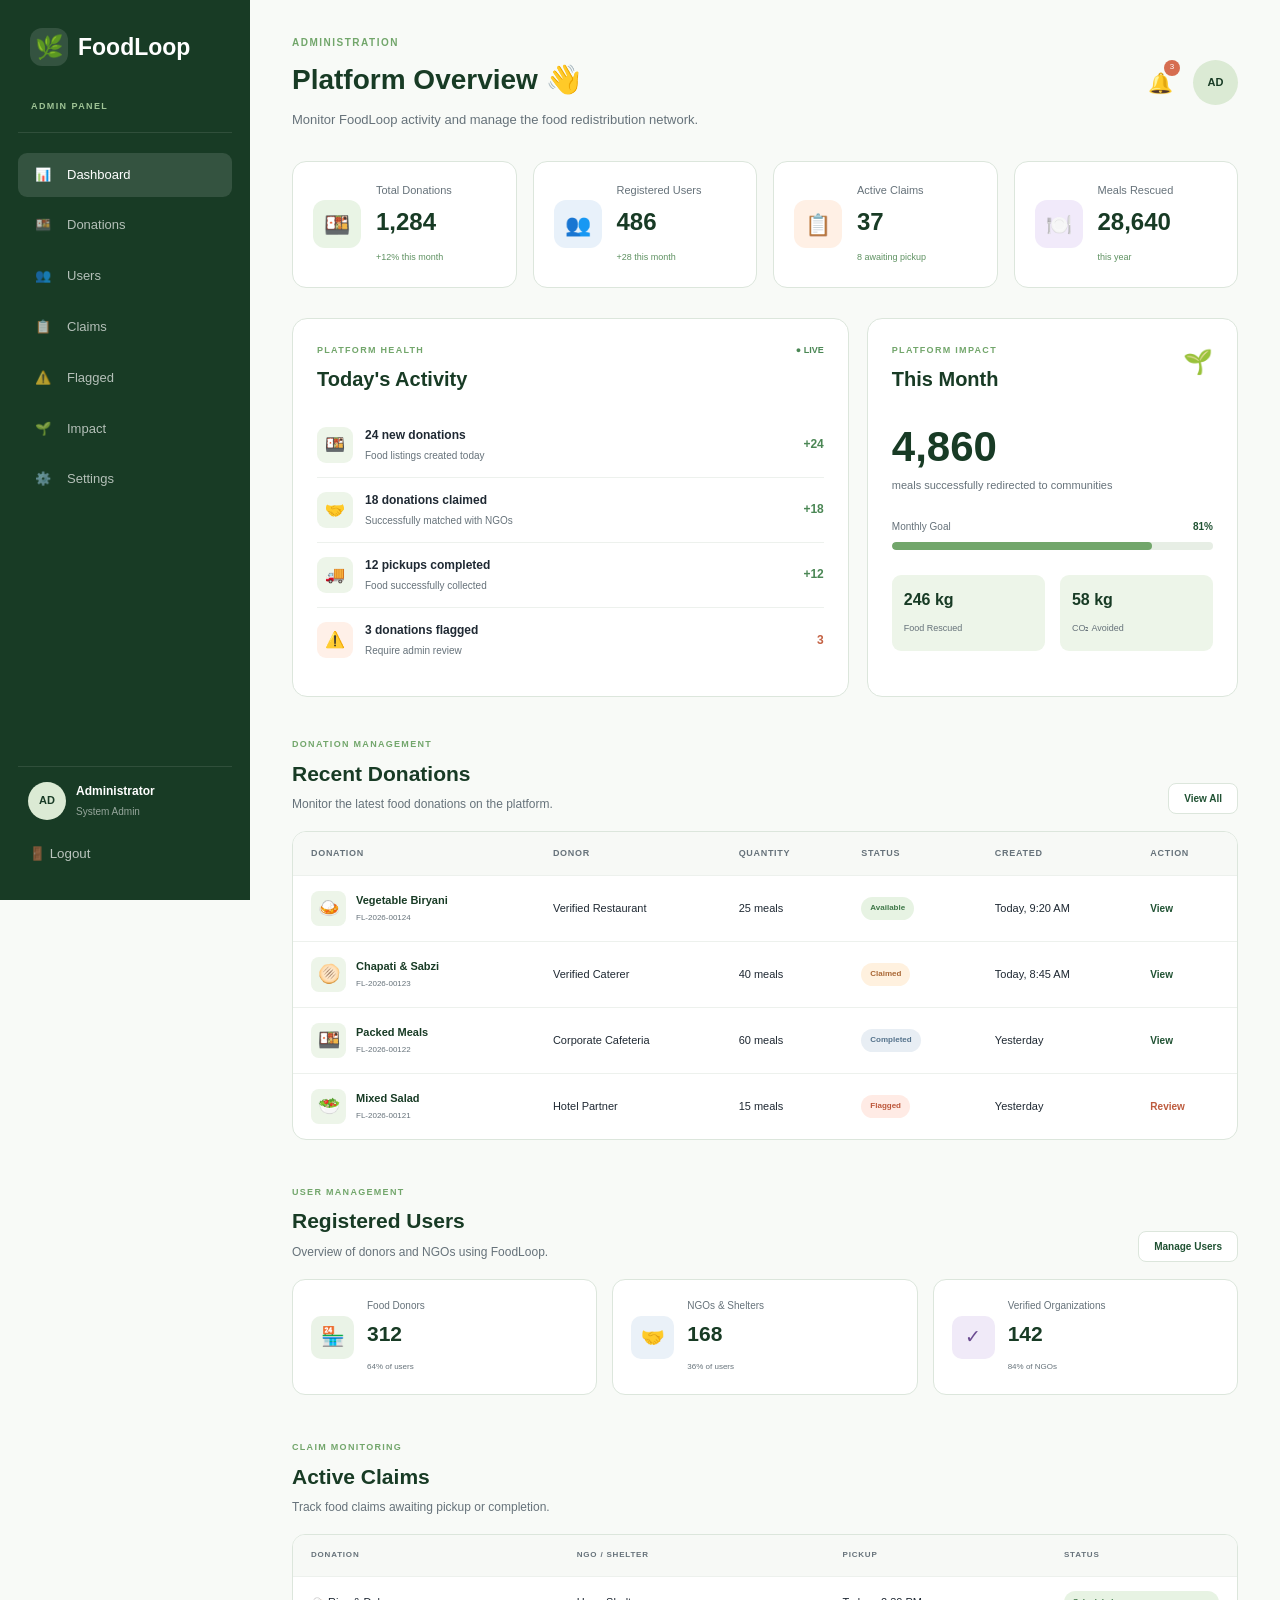
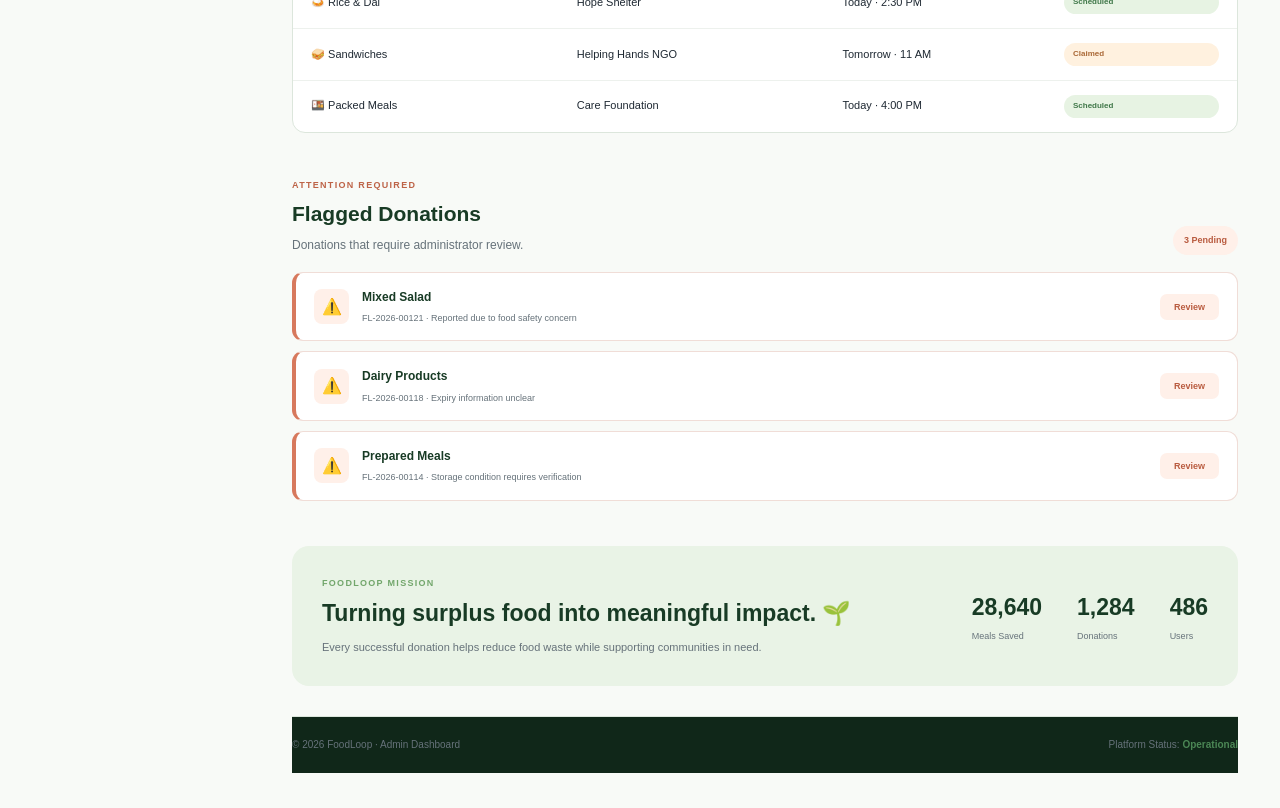
<file: pages/admin-dashboard.html>
<!DOCTYPE html>
<html lang="en">

<head>
    <meta charset="UTF-8">
    <meta name="viewport" content="width=device-width, initial-scale=1.0">

    <title>Admin Dashboard | FoodLoop</title>

    <link rel="stylesheet" href="../css/style.css">
    <link rel="stylesheet" href="../css/admin-dashboard.css">
</head>

<body>

<div class="admin-layout">

    <!-- ================= SIDEBAR ================= -->

    <aside class="admin-sidebar">

        <div class="admin-logo">
            <div class="logo-icon">🌿</div>
            <span>FoodLoop</span>
        </div>

        <div class="admin-role">
            <span>ADMIN PANEL</span>
        </div>

        <nav class="admin-nav">

            <a href="admin-dashboard.html" class="admin-nav-item active">
                <span>📊</span>
                Dashboard
            </a>

            <a href="#donations-section" class="admin-nav-item">
                <span>🍱</span>
                Donations
            </a>

            <a href="#users-section" class="admin-nav-item">
                <span>👥</span>
                Users
            </a>

            <a href="#claims-section" class="admin-nav-item">
                <span>📋</span>
                Claims
            </a>

            <a href="#flagged-section" class="admin-nav-item">
                <span>⚠️</span>
                Flagged
            </a>

            <a href="#impact-section" class="admin-nav-item">
                <span>🌱</span>
                Impact
            </a>

            <a href="#" class="admin-nav-item">
                <span>⚙️</span>
                Settings
            </a>

        </nav>


        <div class="admin-sidebar-bottom">

            <div class="admin-profile">

                <div class="admin-avatar">
                    AD
                </div>

                <div>
                    <strong>Administrator</strong>
                    <small>System Admin</small>
                </div>

            </div>

            <button id="adminLogout" class="admin-logout">
                🚪 Logout
            </button>

        </div>

    </aside>


    <!-- ================= MAIN ================= -->

    <main class="admin-main">


        <!-- MOBILE HEADER -->

        <div class="admin-mobile-header">

            <div class="admin-logo">
                <div class="logo-icon">🌿</div>
                <span>FoodLoop</span>
            </div>

            <button id="adminMenuBtn" class="admin-menu-btn">
                ☰
            </button>

        </div>


        <!-- ================= HEADER ================= -->

        <header class="admin-header">

            <div>

                <span class="admin-page-label">
                    ADMINISTRATION
                </span>

                <h1>
                    Platform Overview 👋
                </h1>

                <p>
                    Monitor FoodLoop activity and manage the food redistribution network.
                </p>

            </div>


            <div class="admin-header-right">

                <div class="admin-notification">
                    🔔
                    <span>3</span>
                </div>

                <div class="admin-avatar large">
                    AD
                </div>

            </div>

        </header>


        <!-- ================= QUICK STATS ================= -->

        <section class="admin-stats-grid">


            <div class="admin-stat-card">

                <div class="admin-stat-icon green">
                    🍱
                </div>

                <div>
                    <span>Total Donations</span>
                    <strong>1,284</strong>
                    <small>+12% this month</small>
                </div>

            </div>


            <div class="admin-stat-card">

                <div class="admin-stat-icon blue">
                    👥
                </div>

                <div>
                    <span>Registered Users</span>
                    <strong>486</strong>
                    <small>+28 this month</small>
                </div>

            </div>


            <div class="admin-stat-card">

                <div class="admin-stat-icon orange">
                    📋
                </div>

                <div>
                    <span>Active Claims</span>
                    <strong>37</strong>
                    <small>8 awaiting pickup</small>
                </div>

            </div>


            <div class="admin-stat-card">

                <div class="admin-stat-icon purple">
                    🍽️
                </div>

                <div>
                    <span>Meals Rescued</span>
                    <strong>28,640</strong>
                    <small>this year</small>
                </div>

            </div>

        </section>


        <!-- ================= OVERVIEW CARDS ================= -->

        <section class="admin-overview-grid">


            <!-- PLATFORM HEALTH -->

            <div class="admin-panel platform-health">

                <div class="panel-header">

                    <div>
                        <span class="panel-label">
                            PLATFORM HEALTH
                        </span>

                        <h2>
                            Today's Activity
                        </h2>
                    </div>

                    <span class="live-status">
                        ● LIVE
                    </span>

                </div>


                <div class="activity-list">

                    <div class="activity-item">

                        <div class="activity-icon">
                            🍱
                        </div>

                        <div>
                            <strong>24 new donations</strong>
                            <span>Food listings created today</span>
                        </div>

                        <b>+24</b>

                    </div>


                    <div class="activity-item">

                        <div class="activity-icon">
                            🤝
                        </div>

                        <div>
                            <strong>18 donations claimed</strong>
                            <span>Successfully matched with NGOs</span>
                        </div>

                        <b>+18</b>

                    </div>


                    <div class="activity-item">

                        <div class="activity-icon">
                            🚚
                        </div>

                        <div>
                            <strong>12 pickups completed</strong>
                            <span>Food successfully collected</span>
                        </div>

                        <b>+12</b>

                    </div>


                    <div class="activity-item">

                        <div class="activity-icon warning">
                            ⚠️
                        </div>

                        <div>
                            <strong>3 donations flagged</strong>
                            <span>Require admin review</span>
                        </div>

                        <b class="warning-text">3</b>

                    </div>

                </div>

            </div>


            <!-- IMPACT -->

            <div class="admin-panel impact-panel">

                <div class="panel-header">

                    <div>
                        <span class="panel-label">
                            PLATFORM IMPACT
                        </span>

                        <h2>
                            This Month
                        </h2>
                    </div>

                    <span class="impact-leaf">
                        🌱
                    </span>

                </div>


                <div class="big-impact-number">
                    4,860
                </div>

                <p>
                    meals successfully redirected to communities
                </p>


                <div class="impact-progress">

                    <div class="progress-info">
                        <span>Monthly Goal</span>
                        <strong>81%</strong>
                    </div>

                    <div class="progress-bar">
                        <div class="progress-fill"></div>
                    </div>

                </div>


                <div class="impact-mini-grid">

                    <div>
                        <strong>246 kg</strong>
                        <span>Food Rescued</span>
                    </div>

                    <div>
                        <strong>58 kg</strong>
                        <span>CO₂ Avoided</span>
                    </div>

                </div>

            </div>

        </section>


        <!-- ================= DONATIONS ================= -->

        <section
            class="admin-section"
            id="donations-section"
        >

            <div class="section-header">

                <div>
                    <span class="panel-label">
                        DONATION MANAGEMENT
                    </span>

                    <h2>
                        Recent Donations
                    </h2>

                    <p>
                        Monitor the latest food donations on the platform.
                    </p>
                </div>

                <button class="admin-outline-btn">
                    View All
                </button>

            </div>


            <div class="admin-table-wrapper">

                <table class="admin-table">

                    <thead>

                        <tr>
                            <th>Donation</th>
                            <th>Donor</th>
                            <th>Quantity</th>
                            <th>Status</th>
                            <th>Created</th>
                            <th>Action</th>
                        </tr>

                    </thead>


                    <tbody>


                        <tr>

                            <td>
                                <div class="table-food">

                                    <span>🍛</span>

                                    <div>
                                        <strong>Vegetable Biryani</strong>
                                        <small>FL-2026-00124</small>
                                    </div>

                                </div>
                            </td>

                            <td>Verified Restaurant</td>

                            <td>25 meals</td>

                            <td>
                                <span class="table-status available">
                                    Available
                                </span>
                            </td>

                            <td>Today, 9:20 AM</td>

                            <td>
                                <button class="table-action">
                                    View
                                </button>
                            </td>

                        </tr>


                        <tr>

                            <td>
                                <div class="table-food">

                                    <span>🫓</span>

                                    <div>
                                        <strong>Chapati & Sabzi</strong>
                                        <small>FL-2026-00123</small>
                                    </div>

                                </div>
                            </td>

                            <td>Verified Caterer</td>

                            <td>40 meals</td>

                            <td>
                                <span class="table-status claimed">
                                    Claimed
                                </span>
                            </td>

                            <td>Today, 8:45 AM</td>

                            <td>
                                <button class="table-action">
                                    View
                                </button>
                            </td>

                        </tr>


                        <tr>

                            <td>
                                <div class="table-food">

                                    <span>🍱</span>

                                    <div>
                                        <strong>Packed Meals</strong>
                                        <small>FL-2026-00122</small>
                                    </div>

                                </div>
                            </td>

                            <td>Corporate Cafeteria</td>

                            <td>60 meals</td>

                            <td>
                                <span class="table-status completed">
                                    Completed
                                </span>
                            </td>

                            <td>Yesterday</td>

                            <td>
                                <button class="table-action">
                                    View
                                </button>
                            </td>

                        </tr>


                        <tr>

                            <td>
                                <div class="table-food">

                                    <span>🥗</span>

                                    <div>
                                        <strong>Mixed Salad</strong>
                                        <small>FL-2026-00121</small>
                                    </div>

                                </div>
                            </td>

                            <td>Hotel Partner</td>

                            <td>15 meals</td>

                            <td>
                                <span class="table-status flagged">
                                    Flagged
                                </span>
                            </td>

                            <td>Yesterday</td>

                            <td>
                                <button class="table-action review">
                                    Review
                                </button>
                            </td>

                        </tr>

                    </tbody>

                </table>

            </div>

        </section>


        <!-- ================= USERS ================= -->

        <section
            class="admin-section"
            id="users-section"
        >

            <div class="section-header">

                <div>
                    <span class="panel-label">
                        USER MANAGEMENT
                    </span>

                    <h2>
                        Registered Users
                    </h2>

                    <p>
                        Overview of donors and NGOs using FoodLoop.
                    </p>
                </div>

                <button class="admin-outline-btn">
                    Manage Users
                </button>

            </div>


            <div class="user-summary-grid">


                <div class="user-summary-card">

                    <div class="user-summary-icon donor">
                        🏪
                    </div>

                    <div>
                        <span>Food Donors</span>
                        <strong>312</strong>
                        <small>64% of users</small>
                    </div>

                </div>


                <div class="user-summary-card">

                    <div class="user-summary-icon ngo">
                        🤝
                    </div>

                    <div>
                        <span>NGOs & Shelters</span>
                        <strong>168</strong>
                        <small>36% of users</small>
                    </div>

                </div>


                <div class="user-summary-card">

                    <div class="user-summary-icon verified">
                        ✓
                    </div>

                    <div>
                        <span>Verified Organizations</span>
                        <strong>142</strong>
                        <small>84% of NGOs</small>
                    </div>

                </div>

            </div>

        </section>


        <!-- ================= CLAIMS ================= -->

        <section
            class="admin-section"
            id="claims-section"
        >

            <div class="section-header">

                <div>
                    <span class="panel-label">
                        CLAIM MONITORING
                    </span>

                    <h2>
                        Active Claims
                    </h2>

                    <p>
                        Track food claims awaiting pickup or completion.
                    </p>
                </div>

            </div>


            <div class="claims-table">

                <div class="claims-row claims-header">

                    <span>Donation</span>
                    <span>NGO / Shelter</span>
                    <span>Pickup</span>
                    <span>Status</span>

                </div>


                <div class="claims-row">

                    <span>
                        🍛 Rice & Dal
                    </span>

                    <span>
                        Hope Shelter
                    </span>

                    <span>
                        Today · 2:30 PM
                    </span>

                    <span class="claim-pill scheduled">
                        Scheduled
                    </span>

                </div>


                <div class="claims-row">

                    <span>
                        🥪 Sandwiches
                    </span>

                    <span>
                        Helping Hands NGO
                    </span>

                    <span>
                        Tomorrow · 11 AM
                    </span>

                    <span class="claim-pill claimed">
                        Claimed
                    </span>

                </div>


                <div class="claims-row">

                    <span>
                        🍱 Packed Meals
                    </span>

                    <span>
                        Care Foundation
                    </span>

                    <span>
                        Today · 4:00 PM
                    </span>

                    <span class="claim-pill scheduled">
                        Scheduled
                    </span>

                </div>

            </div>

        </section>


        <!-- ================= FLAGGED ================= -->

        <section
            class="admin-section flagged-section"
            id="flagged-section"
        >

            <div class="section-header">

                <div>
                    <span class="panel-label warning-label">
                        ATTENTION REQUIRED
                    </span>

                    <h2>
                        Flagged Donations
                    </h2>

                    <p>
                        Donations that require administrator review.
                    </p>
                </div>

                <span class="flag-count">
                    3 Pending
                </span>

            </div>


            <div class="flagged-list">


                <div class="flagged-card">

                    <div class="flag-icon">
                        ⚠️
                    </div>

                    <div class="flag-info">

                        <strong>
                            Mixed Salad
                        </strong>

                        <span>
                            FL-2026-00121 · Reported due to food safety concern
                        </span>

                    </div>

                    <button class="review-btn">
                        Review
                    </button>

                </div>


                <div class="flagged-card">

                    <div class="flag-icon">
                        ⚠️
                    </div>

                    <div class="flag-info">

                        <strong>
                            Dairy Products
                        </strong>

                        <span>
                            FL-2026-00118 · Expiry information unclear
                        </span>

                    </div>

                    <button class="review-btn">
                        Review
                    </button>

                </div>


                <div class="flagged-card">

                    <div class="flag-icon">
                        ⚠️
                    </div>

                    <div class="flag-info">

                        <strong>
                            Prepared Meals
                        </strong>

                        <span>
                            FL-2026-00114 · Storage condition requires verification
                        </span>

                    </div>

                    <button class="review-btn">
                        Review
                    </button>

                </div>

            </div>

        </section>


        <!-- ================= IMPACT ================= -->

        <section
            class="admin-impact"
            id="impact-section"
        >

            <div>

                <span class="panel-label">
                    FOODLOOP MISSION
                </span>

                <h2>
                    Turning surplus food into meaningful impact. 🌱
                </h2>

                <p>
                    Every successful donation helps reduce food waste
                    while supporting communities in need.
                </p>

            </div>


            <div class="admin-impact-numbers">

                <div>
                    <strong>28,640</strong>
                    <span>Meals Saved</span>
                </div>

                <div>
                    <strong>1,284</strong>
                    <span>Donations</span>
                </div>

                <div>
                    <strong>486</strong>
                    <span>Users</span>
                </div>

            </div>

        </section>


        <!-- FOOTER -->

        <footer class="admin-footer">

            <p>
                © 2026 FoodLoop · Admin Dashboard
            </p>

            <span>
                Platform Status: <strong>Operational</strong>
            </span>

        </footer>

    </main>

</div>


<script src="../js/admin.js"></script>

</body>
</html>
</file>
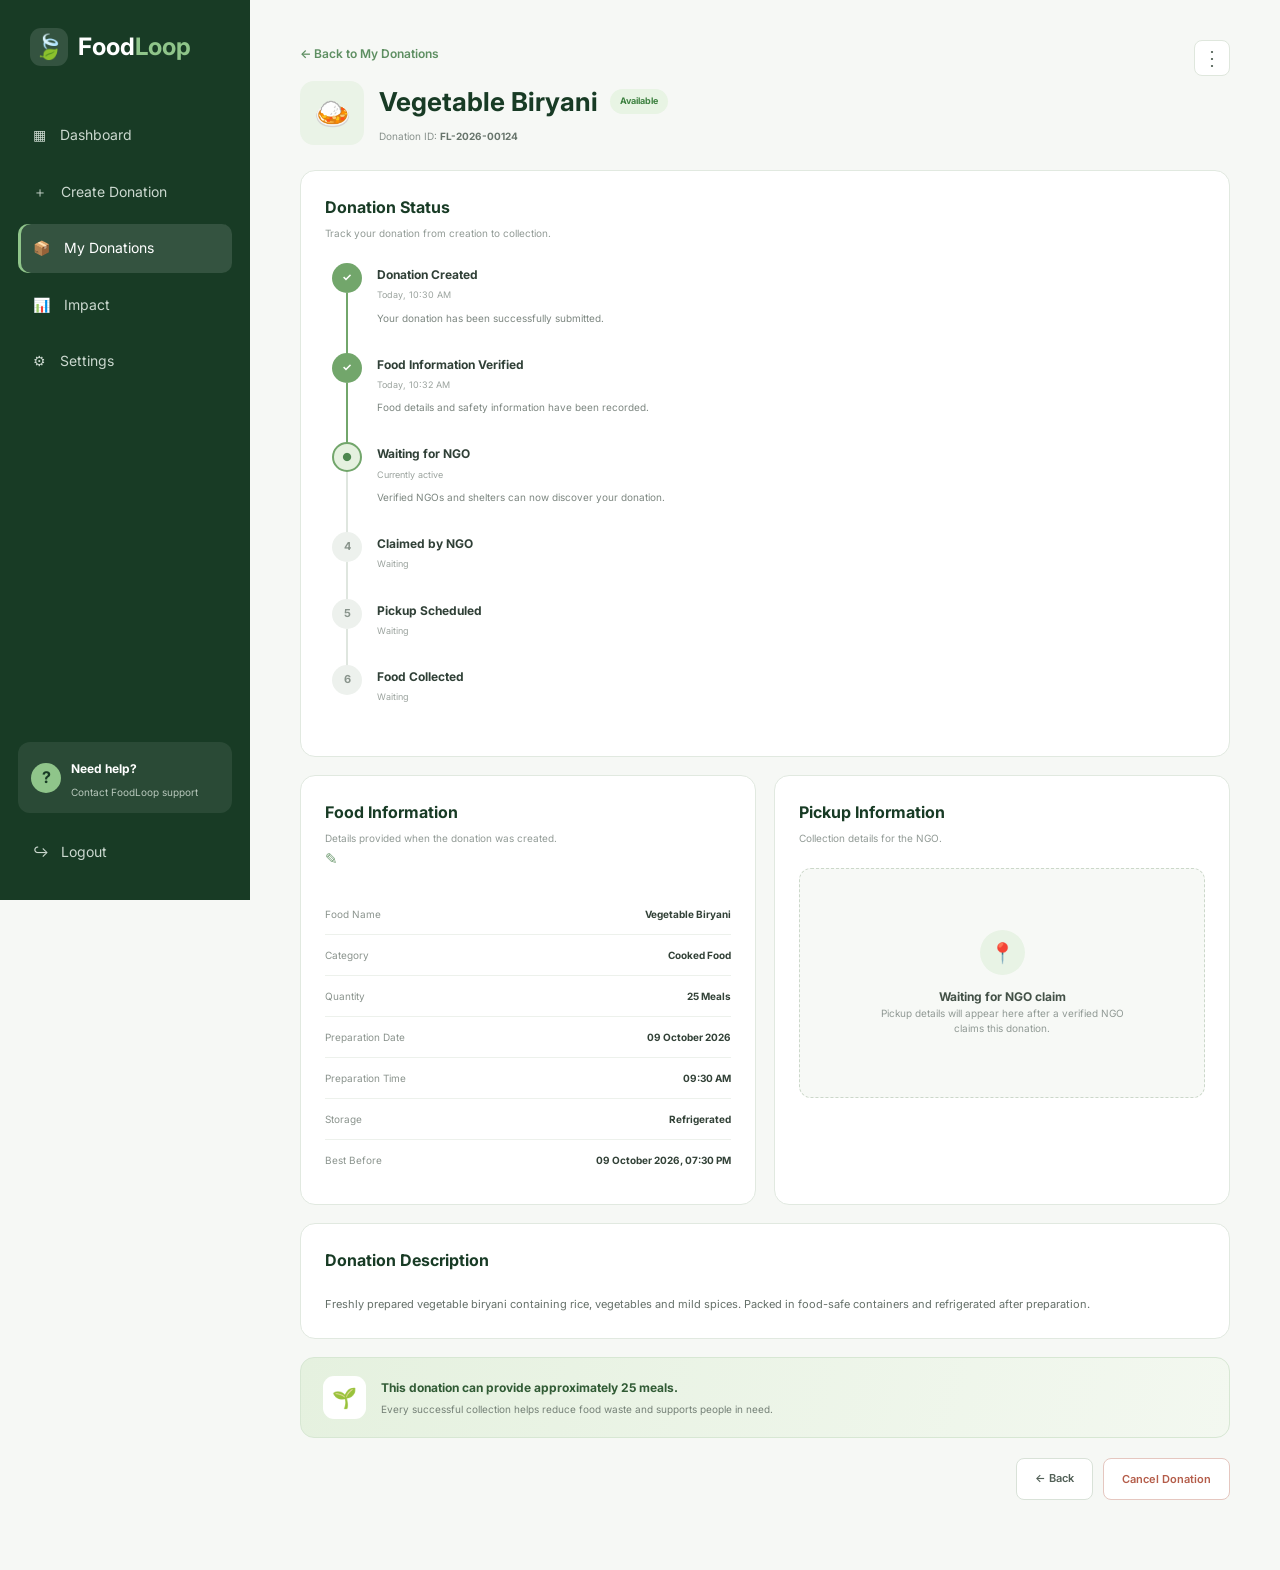
<file: pages/donation-details.html>
<!DOCTYPE html>
<html lang="en">

<head>
    <meta charset="UTF-8">
    <meta name="viewport" content="width=device-width, initial-scale=1.0">

    <title>Donation Details | FoodLoop</title>

    <link rel="stylesheet" href="../css/style.css">
    <link rel="stylesheet" href="../css/donation-details.css">

    <link rel="preconnect" href="https://fonts.googleapis.com">
    <link rel="preconnect" href="https://fonts.gstatic.com" crossorigin>
    <link href="https://fonts.googleapis.com/css2?family=Inter:wght@400;500;600;700&display=swap" rel="stylesheet">
</head>

<body>

<div class="details-layout">

    <!-- SIDEBAR -->

    <aside class="sidebar">

        <div class="sidebar-logo">
            <div class="logo-icon">🍃</div>
            <span>Food<span>Loop</span></span>
        </div>

        <nav class="sidebar-nav">

            <a href="donor-dashboard.html" class="nav-item">
                <span>▦</span>
                <span>Dashboard</span>
            </a>

            <a href="create-donation.html" class="nav-item">
                <span>＋</span>
                <span>Create Donation</span>
            </a>

            <a href="my-donations.html" class="nav-item active">
                <span>📦</span>
                <span>My Donations</span>
            </a>

            <a href="#" class="nav-item">
                <span>📊</span>
                <span>Impact</span>
            </a>

            <a href="#" class="nav-item">
                <span>⚙</span>
                <span>Settings</span>
            </a>

        </nav>

        <div class="sidebar-bottom">

            <div class="help-box">

                <div class="help-icon">?</div>

                <div>
                    <strong>Need help?</strong>
                    <p>Contact FoodLoop support</p>
                </div>

            </div>

            <button class="logout-btn" id="logoutBtn">
                ↪ &nbsp; Logout
            </button>

        </div>

    </aside>


    <!-- MAIN -->

    <main class="details-main">

        <!-- HEADER -->

        <header class="page-header">

            <div>

                <a href="my-donations.html" class="back-link">
                    ← Back to My Donations
                </a>

                <div class="title-row">

                    <div class="large-food-icon">
                        🍛
                    </div>

                    <div>

                        <div class="title-status">
                            <h1>Vegetable Biryani</h1>

                            <span class="status available">
                                Available
                            </span>
                        </div>

                        <p>
                            Donation ID: <strong>FL-2026-00124</strong>
                        </p>

                    </div>

                </div>

            </div>


            <button class="more-btn" id="moreBtn">
                ⋮
            </button>

        </header>


        <!-- STATUS TIMELINE -->

        <section class="details-card">

            <div class="card-heading">

                <div>
                    <h2>Donation Status</h2>
                    <p>Track your donation from creation to collection.</p>
                </div>

            </div>


            <div class="timeline">

                <!-- COMPLETED STEP -->

                <div class="timeline-item completed">

                    <div class="timeline-marker">
                        ✓
                    </div>

                    <div class="timeline-content">

                        <strong>Donation Created</strong>

                        <span>
                            Today, 10:30 AM
                        </span>

                        <p>
                            Your donation has been successfully submitted.
                        </p>

                    </div>

                </div>


                <!-- COMPLETED STEP -->

                <div class="timeline-item completed">

                    <div class="timeline-marker">
                        ✓
                    </div>

                    <div class="timeline-content">

                        <strong>Food Information Verified</strong>

                        <span>
                            Today, 10:32 AM
                        </span>

                        <p>
                            Food details and safety information have been recorded.
                        </p>

                    </div>

                </div>


                <!-- CURRENT -->

                <div class="timeline-item current">

                    <div class="timeline-marker">
                        ●
                    </div>

                    <div class="timeline-content">

                        <strong>Waiting for NGO</strong>

                        <span>
                            Currently active
                        </span>

                        <p>
                            Verified NGOs and shelters can now discover your donation.
                        </p>

                    </div>

                </div>


                <!-- FUTURE -->

                <div class="timeline-item">

                    <div class="timeline-marker">
                        4
                    </div>

                    <div class="timeline-content">

                        <strong>Claimed by NGO</strong>

                        <span>
                            Waiting
                        </span>

                    </div>

                </div>


                <!-- FUTURE -->

                <div class="timeline-item">

                    <div class="timeline-marker">
                        5
                    </div>

                    <div class="timeline-content">

                        <strong>Pickup Scheduled</strong>

                        <span>
                            Waiting
                        </span>

                    </div>

                </div>


                <!-- FUTURE -->

                <div class="timeline-item">

                    <div class="timeline-marker">
                        6
                    </div>

                    <div class="timeline-content">

                        <strong>Food Collected</strong>

                        <span>
                            Waiting
                        </span>

                    </div>

                </div>

            </div>

        </section>


        <!-- TWO COLUMN AREA -->

        <section class="information-grid">


            <!-- FOOD INFORMATION -->

            <div class="details-card">

                <div class="card-heading">

                    <div>
                        <h2>Food Information</h2>
                        <p>Details provided when the donation was created.</p>
                    </div>

                    <span class="edit-icon">✎</span>

                </div>


                <div class="info-list">

                    <div class="info-row">

                        <span>Food Name</span>
                        <strong>Vegetable Biryani</strong>

                    </div>


                    <div class="info-row">

                        <span>Category</span>
                        <strong>Cooked Food</strong>

                    </div>


                    <div class="info-row">

                        <span>Quantity</span>
                        <strong>25 Meals</strong>

                    </div>


                    <div class="info-row">

                        <span>Preparation Date</span>
                        <strong>09 October 2026</strong>

                    </div>


                    <div class="info-row">

                        <span>Preparation Time</span>
                        <strong>09:30 AM</strong>

                    </div>


                    <div class="info-row">

                        <span>Storage</span>
                        <strong>Refrigerated</strong>

                    </div>


                    <div class="info-row">

                        <span>Best Before</span>
                        <strong>09 October 2026, 07:30 PM</strong>

                    </div>

                </div>

            </div>


            <!-- PICKUP INFORMATION -->

            <div class="details-card">

                <div class="card-heading">

                    <div>
                        <h2>Pickup Information</h2>
                        <p>Collection details for the NGO.</p>
                    </div>

                </div>


                <div class="pickup-placeholder">

                    <div class="pickup-icon">
                        📍
                    </div>

                    <strong>Waiting for NGO claim</strong>

                    <p>
                        Pickup details will appear here after a verified
                        NGO claims this donation.
                    </p>

                </div>

            </div>

        </section>


        <!-- DESCRIPTION -->

        <section class="details-card">

            <div class="card-heading">

                <div>
                    <h2>Donation Description</h2>
                </div>

            </div>

            <p class="description-text">

                Freshly prepared vegetable biryani containing rice,
                vegetables and mild spices. Packed in food-safe containers
                and refrigerated after preparation.

            </p>

        </section>


        <!-- IMPACT -->

        <section class="impact-banner">

            <div class="impact-banner-icon">
                🌱
            </div>

            <div>

                <strong>
                    This donation can provide approximately 25 meals.
                </strong>

                <p>
                    Every successful collection helps reduce food waste
                    and supports people in need.
                </p>

            </div>

        </section>


        <!-- ACTIONS -->

        <div class="bottom-actions">

            <a href="my-donations.html" class="secondary-btn">
                ← Back
            </a>

            <button class="cancel-btn" id="cancelBtn">
                Cancel Donation
            </button>

        </div>

    </main>

</div>


<script src="../js/donation-details.js"></script>

</body>
</html>
</file>
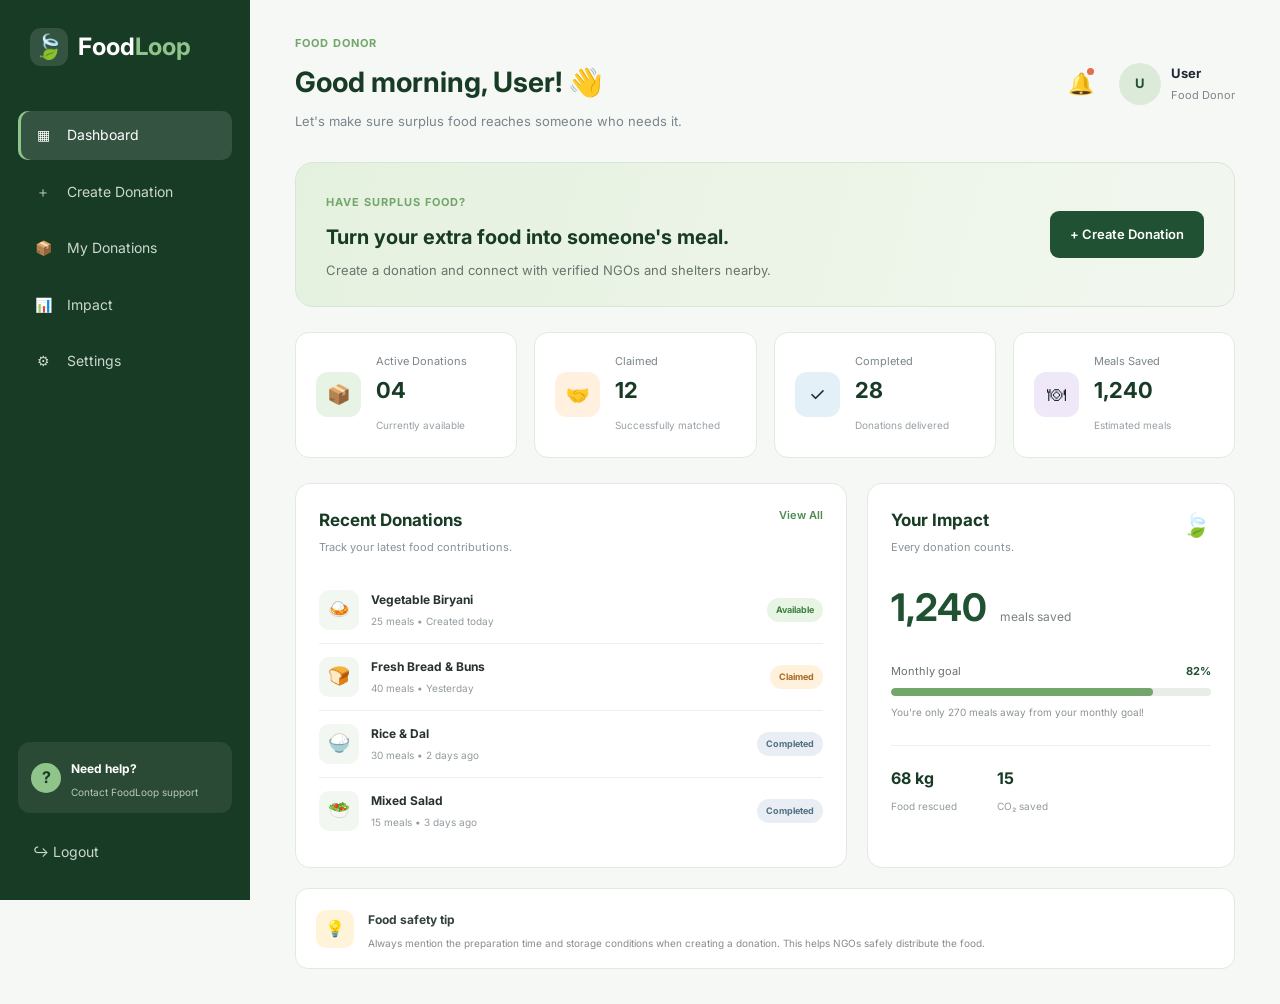
<file: pages/donor-dashboard.html>
<!DOCTYPE html>
<html lang="en">

<head>
    <meta charset="UTF-8">
    <meta name="viewport" content="width=device-width, initial-scale=1.0">

    <title>Donor Dashboard | FoodLoop</title>

    <link rel="stylesheet" href="../css/style.css">
    <link rel="stylesheet" href="../css/dashboard.css">

    <link rel="preconnect" href="https://fonts.googleapis.com">
    <link rel="preconnect" href="https://fonts.gstatic.com" crossorigin>

    <link
        href="https://fonts.googleapis.com/css2?family=Inter:wght@400;500;600;700&display=swap"
        rel="stylesheet"
    >
</head>


<body>

<div class="dashboard-layout">


    <!-- =====================================================
         SIDEBAR
    ====================================================== -->

    <aside class="sidebar" id="sidebar">

        <div class="sidebar-logo">

            <div class="logo-icon">
                🍃
            </div>

            <span>
                Food<span>Loop</span>
            </span>

        </div>


        <nav class="sidebar-nav">

            <a href="donor-dashboard.html"
               class="nav-item active">

                <span>▦</span>
                <span>Dashboard</span>

            </a>


            <a href="create-donation.html"
               class="nav-item">

                <span>＋</span>
                <span>Create Donation</span>

            </a>


            <a href="my-donations.html"
               class="nav-item">

                <span>📦</span>
                <span>My Donations</span>

            </a>


            <a href="#"
               class="nav-item">

                <span>📊</span>
                <span>Impact</span>

            </a>


            <a href="#"
               class="nav-item">

                <span>⚙</span>
                <span>Settings</span>

            </a>

        </nav>


        <!-- SIDEBAR BOTTOM -->

        <div class="sidebar-bottom">

            <div class="help-box">

                <div class="help-icon">
                    ?
                </div>

                <div>

                    <strong>
                        Need help?
                    </strong>

                    <p>
                        Contact FoodLoop support
                    </p>

                </div>

            </div>


            <button
                class="logout-btn"
                id="logoutBtn"
                type="button"
            >

                <span>↪</span>

                Logout

            </button>

        </div>

    </aside>



    <!-- =====================================================
         MAIN CONTENT
    ====================================================== -->

    <main class="dashboard-main">


        <!-- =================================================
             TOP BAR
        ================================================== -->

        <header class="dashboard-header">


            <button
                class="mobile-menu-btn"
                id="mobileMenuBtn"
                type="button"
            >
                ☰
            </button>


            <div>

                <p class="header-label">
                    Food Donor
                </p>


                <!-- DYNAMIC USER NAME -->

                <h1>
                    Good morning,
                    <span id="welcomeName">User</span>! 👋
                </h1>


                <p class="header-subtitle">

                    Let's make sure surplus food reaches
                    someone who needs it.

                </p>

            </div>



            <!-- PROFILE -->

            <div class="profile-area">


                <div class="notification">

                    🔔

                    <span class="notification-dot"></span>

                </div>



                <div class="profile">


                    <!-- DYNAMIC INITIALS -->

                    <div
                        class="profile-avatar"
                        id="profileAvatar"
                    >
                        U
                    </div>


                    <div class="profile-info">


                        <!-- DYNAMIC NAME -->

                        <strong id="userName">
                            User
                        </strong>


                        <!-- DYNAMIC ROLE -->

                        <span id="userRole">
                            Food Donor
                        </span>

                    </div>

                </div>

            </div>

        </header>



        <!-- =================================================
             QUICK ACTION
        ================================================== -->

        <section class="quick-action">

            <div>

                <span class="action-label">
                    Have surplus food?
                </span>


                <h2>
                    Turn your extra food into someone's meal.
                </h2>


                <p>

                    Create a donation and connect with
                    verified NGOs and shelters nearby.

                </p>

            </div>


            <a
                href="create-donation.html"
                class="primary-btn"
            >

                + Create Donation

            </a>

        </section>



        <!-- =================================================
             STATISTICS
        ================================================== -->

        <section class="stats-grid">


            <div class="stat-card">

                <div class="stat-icon green">
                    📦
                </div>

                <div>

                    <span>
                        Active Donations
                    </span>

                    <strong>
                        04
                    </strong>

                    <small>
                        Currently available
                    </small>

                </div>

            </div>



            <div class="stat-card">

                <div class="stat-icon orange">
                    🤝
                </div>

                <div>

                    <span>
                        Claimed
                    </span>

                    <strong>
                        12
                    </strong>

                    <small>
                        Successfully matched
                    </small>

                </div>

            </div>



            <div class="stat-card">

                <div class="stat-icon blue">
                    ✓
                </div>

                <div>

                    <span>
                        Completed
                    </span>

                    <strong>
                        28
                    </strong>

                    <small>
                        Donations delivered
                    </small>

                </div>

            </div>



            <div class="stat-card">

                <div class="stat-icon purple">
                    🍽
                </div>

                <div>

                    <span>
                        Meals Saved
                    </span>

                    <strong>
                        1,240
                    </strong>

                    <small>
                        Estimated meals
                    </small>

                </div>

            </div>

        </section>



        <!-- =================================================
             CONTENT GRID
        ================================================== -->

        <section class="dashboard-content">


            <!-- =================================================
                 RECENT DONATIONS
            ================================================== -->

            <div class="dashboard-card donations-card">


                <div class="card-header">

                    <div>

                        <h2>
                            Recent Donations
                        </h2>

                        <p>
                            Track your latest food contributions.
                        </p>

                    </div>


                    <a href="my-donations.html">
                        View All
                    </a>

                </div>



                <div class="donation-list">


                    <!-- DONATION 1 -->

                    <div class="donation-item">

                        <div class="food-icon">
                            🍛
                        </div>


                        <div class="donation-info">

                            <strong>
                                Vegetable Biryani
                            </strong>

                            <span>
                                25 meals • Created today
                            </span>

                        </div>


                        <span class="status available">
                            Available
                        </span>

                    </div>



                    <!-- DONATION 2 -->

                    <div class="donation-item">

                        <div class="food-icon">
                            🍞
                        </div>


                        <div class="donation-info">

                            <strong>
                                Fresh Bread & Buns
                            </strong>

                            <span>
                                40 meals • Yesterday
                            </span>

                        </div>


                        <span class="status claimed">
                            Claimed
                        </span>

                    </div>



                    <!-- DONATION 3 -->

                    <div class="donation-item">

                        <div class="food-icon">
                            🍚
                        </div>


                        <div class="donation-info">

                            <strong>
                                Rice & Dal
                            </strong>

                            <span>
                                30 meals • 2 days ago
                            </span>

                        </div>


                        <span class="status completed">
                            Completed
                        </span>

                    </div>



                    <!-- DONATION 4 -->

                    <div class="donation-item">

                        <div class="food-icon">
                            🥗
                        </div>


                        <div class="donation-info">

                            <strong>
                                Mixed Salad
                            </strong>

                            <span>
                                15 meals • 3 days ago
                            </span>

                        </div>


                        <span class="status completed">
                            Completed
                        </span>

                    </div>

                </div>

            </div>



            <!-- =================================================
                 IMPACT CARD
            ================================================== -->

            <div class="dashboard-card impact-card">


                <div class="card-header">

                    <div>

                        <h2>
                            Your Impact
                        </h2>

                        <p>
                            Every donation counts.
                        </p>

                    </div>


                    <span class="impact-leaf">
                        🍃
                    </span>

                </div>



                <div class="impact-number">

                    <strong>
                        1,240
                    </strong>

                    <span>
                        meals saved
                    </span>

                </div>



                <div class="impact-progress">

                    <div class="progress-header">

                        <span>
                            Monthly goal
                        </span>

                        <strong>
                            82%
                        </strong>

                    </div>


                    <div class="progress-bar">

                        <div class="progress-fill"></div>

                    </div>


                    <p>

                        You're only 270 meals away
                        from your monthly goal!

                    </p>

                </div>



                <div class="impact-stats">


                    <div>

                        <strong>
                            68 kg
                        </strong>

                        <span>
                            Food rescued
                        </span>

                    </div>


                    <div>

                        <strong>
                            15
                        </strong>

                        <span>
                            CO₂ saved
                        </span>

                    </div>

                </div>

            </div>

        </section>



        <!-- =================================================
             TIP
        ================================================== -->

        <section class="dashboard-tip">


            <div class="tip-icon">
                💡
            </div>


            <div>

                <strong>
                    Food safety tip
                </strong>


                <p>

                    Always mention the preparation time
                    and storage conditions when creating
                    a donation. This helps NGOs safely
                    distribute the food.

                </p>

            </div>

        </section>


    </main>

</div>



<!-- =====================================================
     JAVASCRIPT
====================================================== -->

<script src="../js/api.js"></script>
<script src="../js/donor.js"></script>


</body>
</html>
</file>
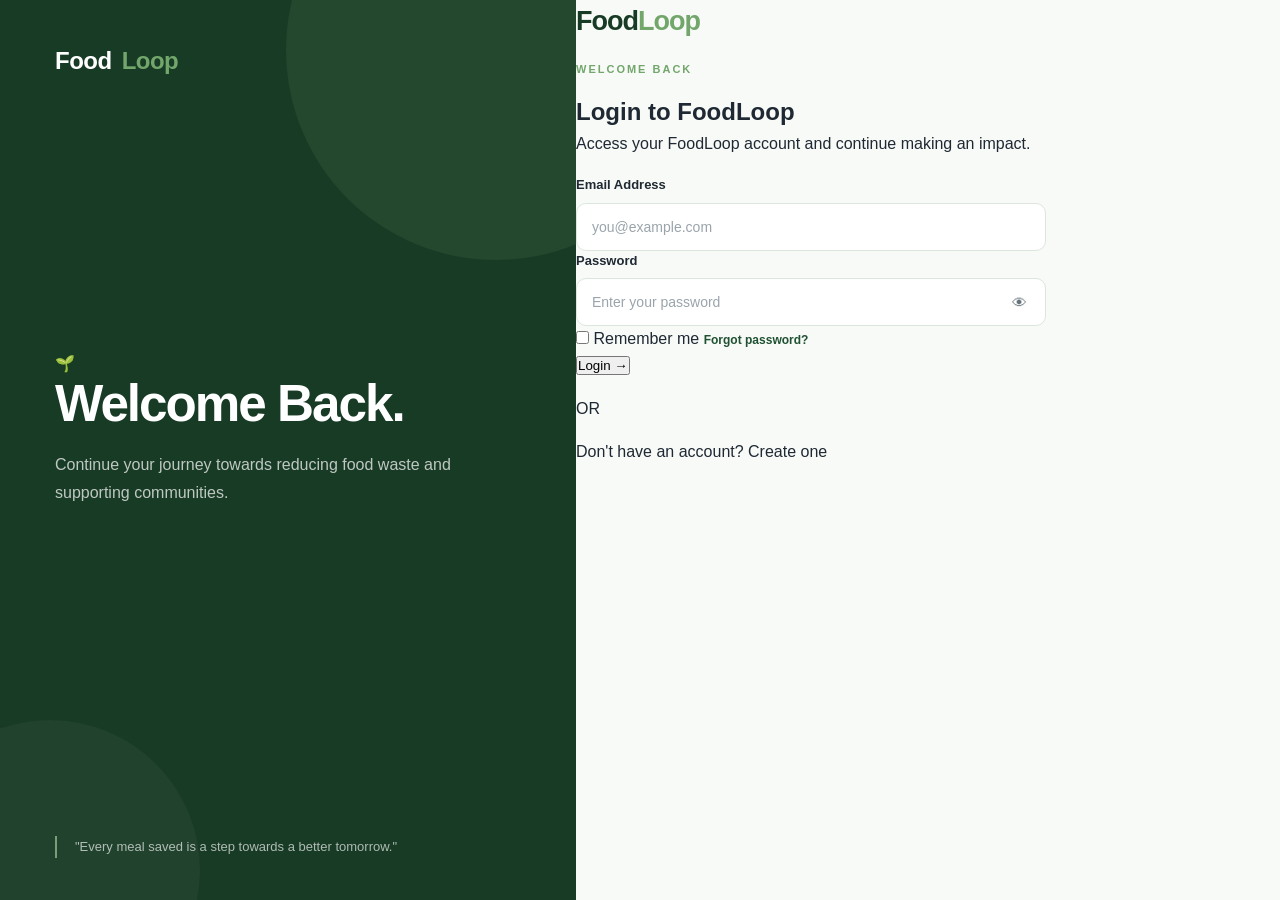
<file: pages/login.html>
<!DOCTYPE html>
<html lang="en">

<head>

    <meta charset="UTF-8">

    <meta name="viewport"
          content="width=device-width, initial-scale=1.0">

    <title>Login | FoodLoop</title>

    <link rel="stylesheet"
          href="../css/style.css">

    <link rel="stylesheet"
          href="../css/auth.css">

</head>


<body class="auth-body">


<div class="auth-page">


    <!-- LEFT SIDE -->

    <div class="auth-visual">

        <a href="../index.html"
           class="logo auth-logo">

            Food<span>Loop</span>

        </a>


        <div class="auth-visual-content">

            <div class="auth-icon">
                🌱
            </div>

            <h1>
                Welcome Back.
            </h1>

            <p>
                Continue your journey towards
                reducing food waste and
                supporting communities.
            </p>

        </div>


        <div class="auth-quote">

            "Every meal saved is a step
            towards a better tomorrow."

        </div>

    </div>



    <!-- RIGHT SIDE -->

    <div class="auth-form-container">


        <div class="auth-form">


            <div class="mobile-logo">

                <a href="../index.html"
                   class="logo">

                    Food<span>Loop</span>

                </a>

            </div>


            <div class="form-heading">

                <span class="section-label">
                    WELCOME BACK
                </span>

                <h2>
                    Login to FoodLoop
                </h2>

                <p>
                    Access your FoodLoop account
                    and continue making an impact.
                </p>

            </div>



            <!-- LOGIN FORM -->

            <form id="loginForm">


                <div class="form-group">

                    <label for="email">
                        Email Address
                    </label>

                    <input
                        type="email"
                        id="email"
                        name="email"
                        placeholder="you@example.com"
                        required
                    >

                </div>



                <div class="form-group">

                    <label for="password">
                        Password
                    </label>

                    <div class="password-wrapper">

                        <input
                            type="password"
                            id="password"
                            name="password"
                            placeholder="Enter your password"
                            required
                        >

                        <button
                            type="button"
                            class="password-toggle"
                            id="passwordToggle">

                            👁

                        </button>

                    </div>

                </div>



                <div class="form-options">

                    <label class="remember">

                        <input
                            type="checkbox"
                            id="remember"
                        >

                        <span>
                            Remember me
                        </span>

                    </label>


                    <a href="#"
                       class="forgot-password">

                        Forgot password?

                    </a>

                </div>



                <button
                    type="submit"
                    class="auth-submit">

                    Login

                    <span>→</span>

                </button>


            </form>



            <div class="auth-divider">

                <span>OR</span>

            </div>



            <p class="auth-switch">

                Don't have an account?

                <a href="register.html">
                    Create one
                </a>

            </p>


        </div>

    </div>

</div>


<script src="../js/api.js"></script>
<script src="../js/auth.js"></script>
</body>
</html>
</file>
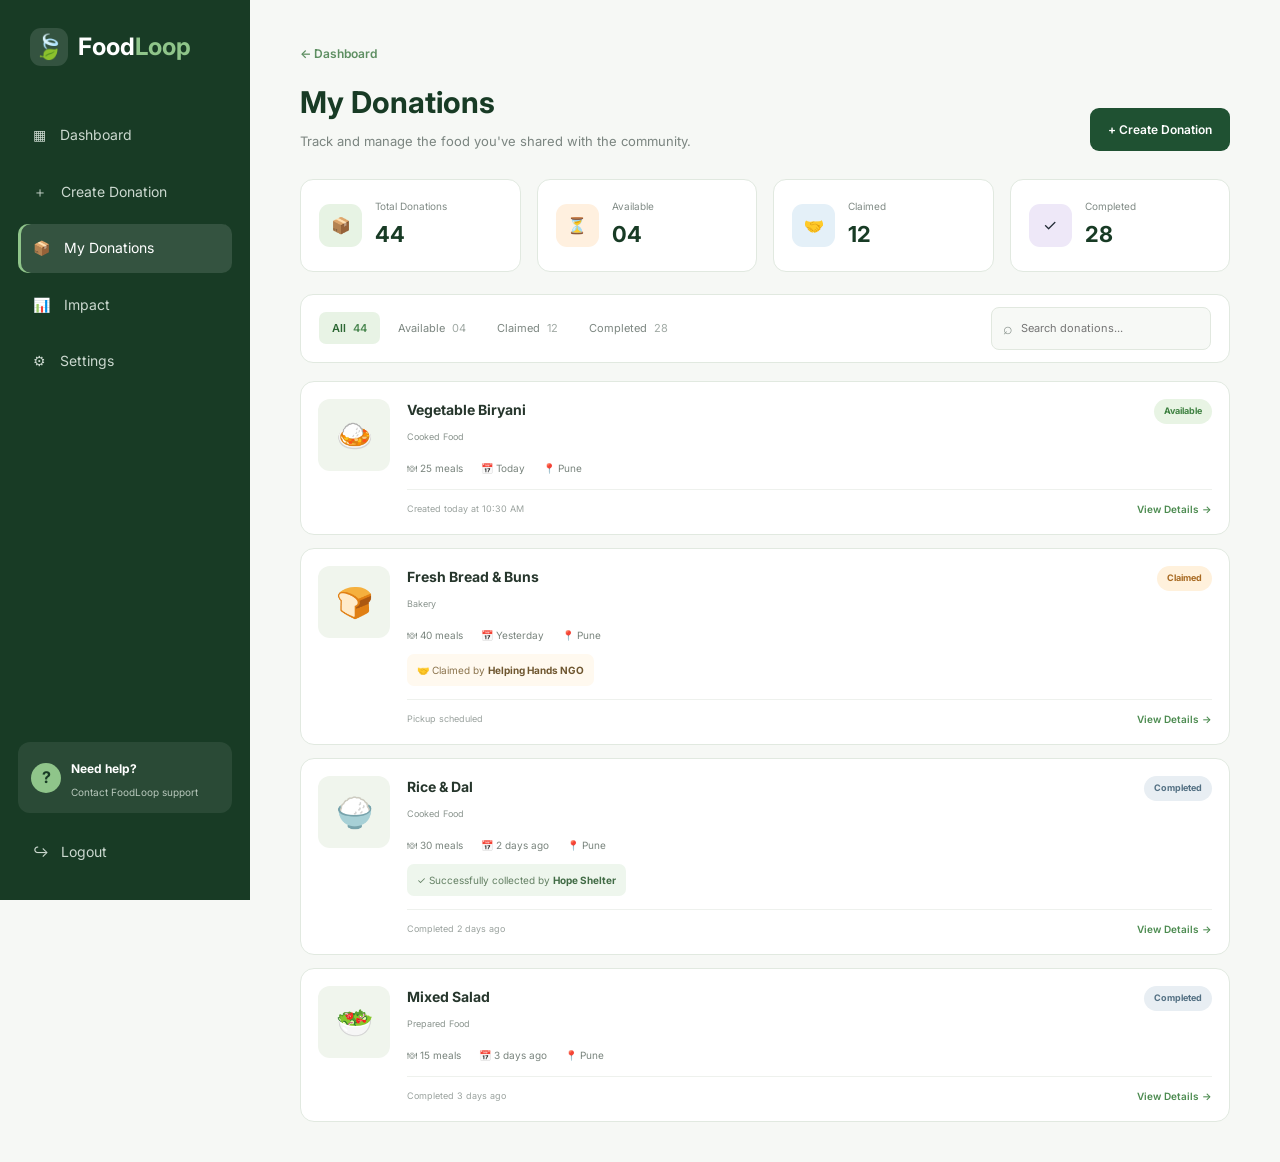
<file: pages/my-donations.html>
<!DOCTYPE html>
<html lang="en">

<head>
    <meta charset="UTF-8">
    <meta name="viewport" content="width=device-width, initial-scale=1.0">

    <title>My Donations | FoodLoop</title>

    <link rel="stylesheet" href="../css/style.css">
    <link rel="stylesheet" href="../css/my-donations.css">

    <link rel="preconnect" href="https://fonts.googleapis.com">
    <link rel="preconnect" href="https://fonts.gstatic.com" crossorigin>
    <link href="https://fonts.googleapis.com/css2?family=Inter:wght@400;500;600;700&display=swap" rel="stylesheet">
</head>

<body>

<div class="donations-layout">

    <!-- SIDEBAR -->

    <aside class="sidebar">

        <div class="sidebar-logo">
            <div class="logo-icon">🍃</div>
            <span>Food<span>Loop</span></span>
        </div>

        <nav class="sidebar-nav">

            <a href="donor-dashboard.html" class="nav-item">
                <span>▦</span>
                <span>Dashboard</span>
            </a>

            <a href="create-donation.html" class="nav-item">
                <span>＋</span>
                <span>Create Donation</span>
            </a>

            <a href="my-donations.html" class="nav-item active">
                <span>📦</span>
                <span>My Donations</span>
            </a>

            <a href="#" class="nav-item">
                <span>📊</span>
                <span>Impact</span>
            </a>

            <a href="#" class="nav-item">
                <span>⚙</span>
                <span>Settings</span>
            </a>

        </nav>

        <div class="sidebar-bottom">

            <div class="help-box">
                <div class="help-icon">?</div>

                <div>
                    <strong>Need help?</strong>
                    <p>Contact FoodLoop support</p>
                </div>
            </div>

            <button class="logout-btn" id="logoutBtn">
                ↪ &nbsp; Logout
            </button>

        </div>

    </aside>


    <!-- MAIN -->

    <main class="donations-main">

        <!-- HEADER -->

        <header class="page-header">

            <div>
                <a href="donor-dashboard.html" class="back-link">
                    ← Dashboard
                </a>

                <h1>My Donations</h1>

                <p>
                    Track and manage the food you've shared with the community.
                </p>
            </div>

            <a href="create-donation.html" class="create-btn">
                + Create Donation
            </a>

        </header>


        <!-- SUMMARY -->

        <section class="summary-grid">

            <div class="summary-card">
                <div class="summary-icon green">📦</div>

                <div>
                    <span>Total Donations</span>
                    <strong>44</strong>
                </div>
            </div>


            <div class="summary-card">
                <div class="summary-icon orange">⏳</div>

                <div>
                    <span>Available</span>
                    <strong>04</strong>
                </div>
            </div>


            <div class="summary-card">
                <div class="summary-icon blue">🤝</div>

                <div>
                    <span>Claimed</span>
                    <strong>12</strong>
                </div>
            </div>


            <div class="summary-card">
                <div class="summary-icon purple">✓</div>

                <div>
                    <span>Completed</span>
                    <strong>28</strong>
                </div>
            </div>

        </section>


        <!-- FILTER BAR -->

        <section class="filter-card">

            <div class="filter-tabs">

                <button class="filter-tab active" data-filter="all">
                    All
                    <span>44</span>
                </button>

                <button class="filter-tab" data-filter="available">
                    Available
                    <span>04</span>
                </button>

                <button class="filter-tab" data-filter="claimed">
                    Claimed
                    <span>12</span>
                </button>

                <button class="filter-tab" data-filter="completed">
                    Completed
                    <span>28</span>
                </button>

            </div>


            <div class="search-box">

                <span>⌕</span>

                <input
                    type="text"
                    id="searchInput"
                    placeholder="Search donations..."
                >

            </div>

        </section>


        <!-- DONATION LIST -->

        <section class="donations-container">


            <!-- DONATION 1 -->

            <article
                class="donation-card"
                data-status="available"
                data-name="Vegetable Biryani"
            >

                <div class="food-image">
                    🍛
                </div>

                <div class="donation-details">

                    <div class="donation-title">

                        <div>
                            <h2>Vegetable Biryani</h2>

                            <span class="category">
                                Cooked Food
                            </span>
                        </div>

                        <span class="status available">
                            Available
                        </span>

                    </div>


                    <div class="donation-meta">

                        <span>
                            🍽 25 meals
                        </span>

                        <span>
                            📅 Today
                        </span>

                        <span>
                            📍 Pune
                        </span>

                    </div>


                    <div class="donation-footer">

                        <span>
                            Created today at 10:30 AM
                        </span>

                        <a href="donation-details.html" class="view-btn">
                            View Details →
                        </a>

                    </div>

                </div>

            </article>


            <!-- DONATION 2 -->

            <article
                class="donation-card"
                data-status="claimed"
                data-name="Fresh Bread Buns"
            >

                <div class="food-image">
                    🍞
                </div>

                <div class="donation-details">

                    <div class="donation-title">

                        <div>
                            <h2>Fresh Bread & Buns</h2>

                            <span class="category">
                                Bakery
                            </span>
                        </div>

                        <span class="status claimed">
                            Claimed
                        </span>

                    </div>


                    <div class="donation-meta">

                        <span>
                            🍽 40 meals
                        </span>

                        <span>
                            📅 Yesterday
                        </span>

                        <span>
                            📍 Pune
                        </span>

                    </div>


                    <div class="claim-info">
                        🤝 Claimed by <strong>Helping Hands NGO</strong>
                    </div>


                    <div class="donation-footer">

                        <span>
                            Pickup scheduled
                        </span>

                        <a href="donation-details.html" class="view-btn">
                            View Details →
                        </a>

                    </div>

                </div>

            </article>


            <!-- DONATION 3 -->

            <article
                class="donation-card"
                data-status="completed"
                data-name="Rice Dal"
            >

                <div class="food-image">
                    🍚
                </div>

                <div class="donation-details">

                    <div class="donation-title">

                        <div>
                            <h2>Rice & Dal</h2>

                            <span class="category">
                                Cooked Food
                            </span>
                        </div>

                        <span class="status completed">
                            Completed
                        </span>

                    </div>


                    <div class="donation-meta">

                        <span>
                            🍽 30 meals
                        </span>

                        <span>
                            📅 2 days ago
                        </span>

                        <span>
                            📍 Pune
                        </span>

                    </div>


                    <div class="claim-info completed-info">
                        ✓ Successfully collected by <strong>Hope Shelter</strong>
                    </div>


                    <div class="donation-footer">

                        <span>
                            Completed 2 days ago
                        </span>

                        <a href="donation-details.html" class="view-btn">
                            View Details →
                        </a>

                    </div>

                </div>

            </article>


            <!-- DONATION 4 -->

            <article
                class="donation-card"
                data-status="completed"
                data-name="Mixed Salad"
            >

                <div class="food-image">
                    🥗
                </div>

                <div class="donation-details">

                    <div class="donation-title">

                        <div>
                            <h2>Mixed Salad</h2>

                            <span class="category">
                                Prepared Food
                            </span>
                        </div>

                        <span class="status completed">
                            Completed
                        </span>

                    </div>


                    <div class="donation-meta">

                        <span>
                            🍽 15 meals
                        </span>

                        <span>
                            📅 3 days ago
                        </span>

                        <span>
                            📍 Pune
                        </span>

                    </div>


                    <div class="donation-footer">

                        <span>
                            Completed 3 days ago
                        </span>

                        <a href="donation-details.html" class="view-btn">
                            View Details →
                        </a>

                    </div>

                </div>

            </article>


            <!-- NO RESULTS -->

            <div class="no-results" id="noResults">

                <div>🔍</div>

                <h3>No donations found</h3>

                <p>
                    Try changing your search or filter.
                </p>

            </div>

        </section>

    </main>

</div>


<script src="../js/my-donations.js"></script>

</body>
</html>
</file>
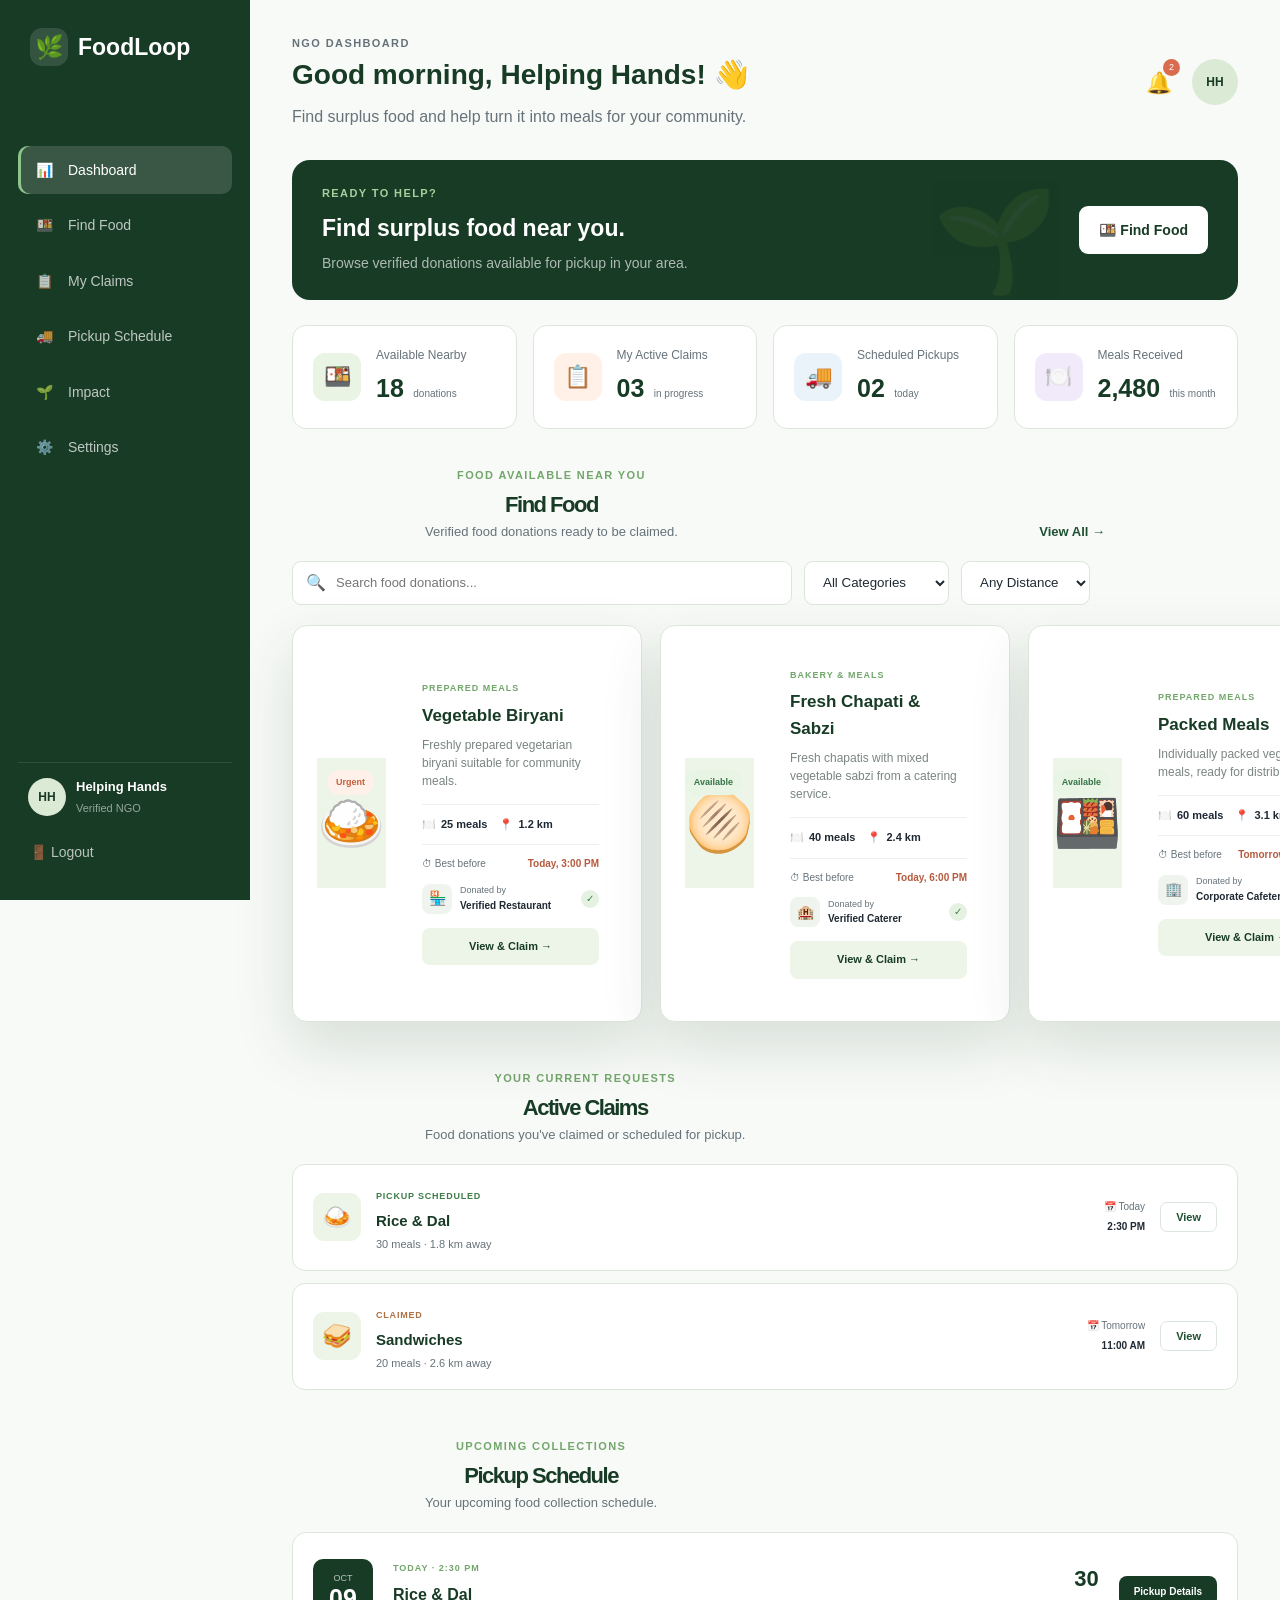
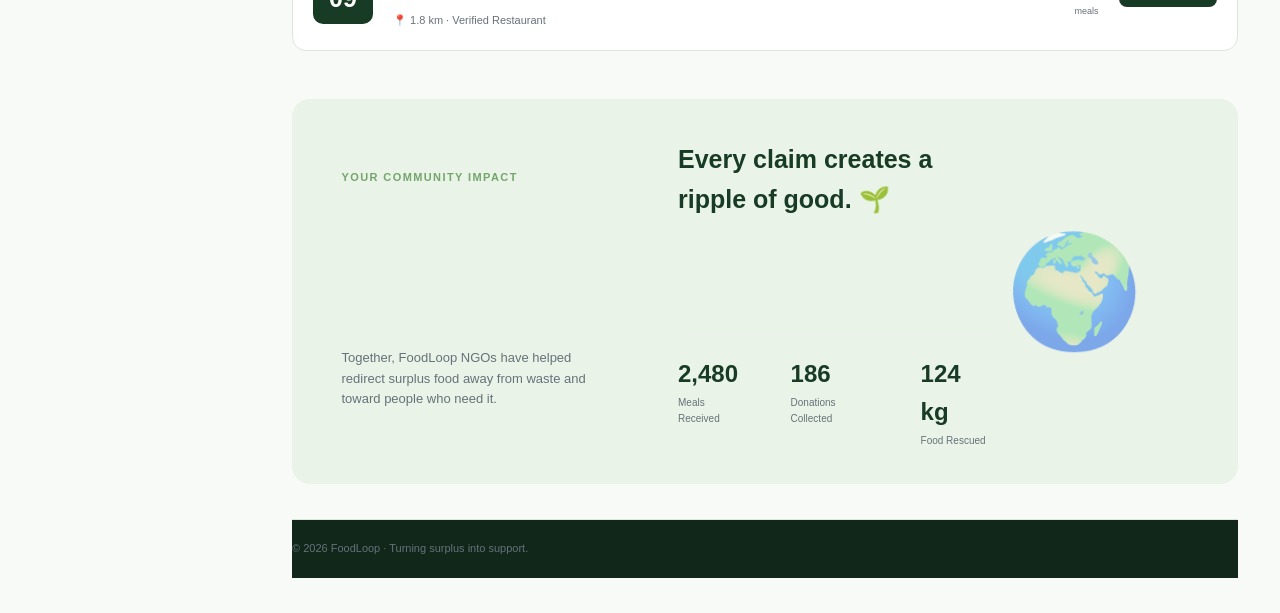
<file: pages/ngo-dashboard.html>
<!DOCTYPE html>
<html lang="en">
<head>
    <meta charset="UTF-8">
    <meta name="viewport" content="width=device-width, initial-scale=1.0">

    <title>NGO Dashboard | FoodLoop</title>

    <link rel="stylesheet" href="../css/style.css">
    <link rel="stylesheet" href="../css/dashboard.css">
    <link rel="stylesheet" href="../css/ngo-dashboard.css">
</head>

<body>

<div class="ngo-layout">

    <!-- SIDEBAR -->
    <aside class="ngo-sidebar">

        <div class="sidebar-logo">
            <div class="logo-icon">🌿</div>
            <span>FoodLoop</span>
        </div>

        <nav class="ngo-nav">

            <a href="ngo-dashboard.html" class="nav-item active">
                <span>📊</span>
                <span>Dashboard</span>
            </a>

            <a href="#available-food" class="nav-item">
                <span>🍱</span>
                <span>Find Food</span>
            </a>

            <a href="#active-claims" class="nav-item">
                <span>📋</span>
                <span>My Claims</span>
            </a>

            <a href="#pickup-section" class="nav-item">
                <span>🚚</span>
                <span>Pickup Schedule</span>
            </a>

            <a href="#impact-section" class="nav-item">
                <span>🌱</span>
                <span>Impact</span>
            </a>

            <a href="#" class="nav-item">
                <span>⚙️</span>
                <span>Settings</span>
            </a>

        </nav>

        <div class="sidebar-bottom">

            <div class="ngo-profile-mini">
                <div class="ngo-avatar">HH</div>

                <div>
                    <strong>Helping Hands</strong>
                    <small>Verified NGO</small>
                </div>
            </div>

            <button class="logout-btn" id="logoutBtn">
                🚪 Logout
            </button>

        </div>

    </aside>


    <!-- MAIN CONTENT -->
    <main class="ngo-main">

        <!-- MOBILE HEADER -->
        <div class="mobile-dashboard-header">

            <div class="sidebar-logo">
                <div class="logo-icon">🌿</div>
                <span>FoodLoop</span>
            </div>

            <button id="ngoMenuBtn" class="mobile-menu-btn">
                ☰
            </button>

        </div>


        <!-- TOP HEADER -->
        <header class="ngo-header">

            <div>
                <p class="dashboard-label">NGO DASHBOARD</p>

                <h1>
                    Good morning, Helping Hands! 👋
                </h1>

                <p>
                    Find surplus food and help turn it into meals for your community.
                </p>
            </div>

            <div class="ngo-header-profile">

                <div class="notification">
                    🔔
                    <span>2</span>
                </div>

                <div class="ngo-avatar large">
                    HH
                </div>

            </div>

        </header>


        <!-- QUICK ACTION -->
        <section class="ngo-quick-action">

            <div>
                <span class="quick-label">READY TO HELP?</span>

                <h2>
                    Find surplus food near you.
                </h2>

                <p>
                    Browse verified donations available for pickup in your area.
                </p>
            </div>

            <a href="#available-food" class="primary-btn">
                🍱 Find Food
            </a>

        </section>


        <!-- STATS -->
        <section class="ngo-stats-grid">

            <div class="ngo-stat-card">

                <div class="stat-icon green">
                    🍱
                </div>

                <div>
                    <span>Available Nearby</span>
                    <strong>18</strong>
                    <small>donations</small>
                </div>

            </div>


            <div class="ngo-stat-card">

                <div class="stat-icon orange">
                    📋
                </div>

                <div>
                    <span>My Active Claims</span>
                    <strong>03</strong>
                    <small>in progress</small>
                </div>

            </div>


            <div class="ngo-stat-card">

                <div class="stat-icon blue">
                    🚚
                </div>

                <div>
                    <span>Scheduled Pickups</span>
                    <strong>02</strong>
                    <small>today</small>
                </div>

            </div>


            <div class="ngo-stat-card">

                <div class="stat-icon purple">
                    🍽️
                </div>

                <div>
                    <span>Meals Received</span>
                    <strong>2,480</strong>
                    <small>this month</small>
                </div>

            </div>

        </section>


        <!-- AVAILABLE FOOD -->
        <section class="dashboard-section" id="available-food">

            <div class="section-heading">

                <div>
                    <span class="section-label">FOOD AVAILABLE NEAR YOU</span>

                    <h2>
                        Find Food
                    </h2>

                    <p>
                        Verified food donations ready to be claimed.
                    </p>
                </div>

                <a href="#" class="view-all">
                    View All →
                </a>

            </div>


            <!-- SEARCH + FILTER -->
            <div class="food-controls">

                <div class="search-box">

                    <span>🔍</span>

                    <input
                        type="text"
                        id="foodSearch"
                        placeholder="Search food donations..."
                    >

                </div>


                <select id="categoryFilter">

                    <option value="all">
                        All Categories
                    </option>

                    <option value="meals">
                        Prepared Meals
                    </option>

                    <option value="bakery">
                        Bakery
                    </option>

                    <option value="vegetables">
                        Vegetables
                    </option>

                    <option value="groceries">
                        Groceries
                    </option>

                </select>


                <select id="distanceFilter">

                    <option value="all">
                        Any Distance
                    </option>

                    <option value="2">
                        Within 2 km
                    </option>

                    <option value="5">
                        Within 5 km
                    </option>

                    <option value="10">
                        Within 10 km
                    </option>

                </select>

            </div>


            <!-- FOOD CARDS -->
            <div class="food-grid" id="foodGrid">


                <!-- CARD 1 -->
                <article
                    class="food-card"
                    data-category="meals"
                    data-distance="1.2"
                    data-name="Vegetable Biryani"
                >

                    <div class="food-card-top">

                        <div class="food-image">
                            🍛
                        </div>

                        <span class="status-badge urgent">
                            Urgent
                        </span>

                    </div>


                    <div class="food-card-body">

                        <div class="food-category">
                            PREPARED MEALS
                        </div>

                        <h3>
                            Vegetable Biryani
                        </h3>

                        <p class="food-description">
                            Freshly prepared vegetarian biryani suitable for community meals.
                        </p>


                        <div class="food-details">

                            <div>
                                <span>🍽️</span>
                                <strong>25 meals</strong>
                            </div>

                            <div>
                                <span>📍</span>
                                <strong>1.2 km</strong>
                            </div>

                        </div>


                        <div class="expiry-row">

                            <span>
                                ⏱ Best before
                            </span>

                            <strong>
                                Today, 3:00 PM
                            </strong>

                        </div>


                        <div class="donor-info">

                            <div class="donor-icon">
                                🏪
                            </div>

                            <div>
                                <small>Donated by</small>
                                <strong>Verified Restaurant</strong>
                            </div>

                            <span class="verified">
                                ✓
                            </span>

                        </div>


                        <a
                            href="ngo-donation-details.html?id=124"
                            class="claim-btn"
                        >
                            View & Claim →
                        </a>

                    </div>

                </article>


                <!-- CARD 2 -->
                <article
                    class="food-card"
                    data-category="bakery"
                    data-distance="2.4"
                    data-name="Fresh Chapati Sabzi"
                >

                    <div class="food-card-top">

                        <div class="food-image">
                            🫓
                        </div>

                        <span class="status-badge available">
                            Available
                        </span>

                    </div>


                    <div class="food-card-body">

                        <div class="food-category">
                            BAKERY & MEALS
                        </div>

                        <h3>
                            Fresh Chapati & Sabzi
                        </h3>

                        <p class="food-description">
                            Fresh chapatis with mixed vegetable sabzi from a catering service.
                        </p>


                        <div class="food-details">

                            <div>
                                <span>🍽️</span>
                                <strong>40 meals</strong>
                            </div>

                            <div>
                                <span>📍</span>
                                <strong>2.4 km</strong>
                            </div>

                        </div>


                        <div class="expiry-row">

                            <span>
                                ⏱ Best before
                            </span>

                            <strong>
                                Today, 6:00 PM
                            </strong>

                        </div>


                        <div class="donor-info">

                            <div class="donor-icon">
                                🏨
                            </div>

                            <div>
                                <small>Donated by</small>
                                <strong>Verified Caterer</strong>
                            </div>

                            <span class="verified">
                                ✓
                            </span>

                        </div>


                        <a
                            href="ngo-donation-details.html?id=125"
                            class="claim-btn"
                        >
                            View & Claim →
                        </a>

                    </div>

                </article>


                <!-- CARD 3 -->
                <article
                    class="food-card"
                    data-category="meals"
                    data-distance="3.1"
                    data-name="Packed Meals"
                >

                    <div class="food-card-top">

                        <div class="food-image">
                            🍱
                        </div>

                        <span class="status-badge available">
                            Available
                        </span>

                    </div>


                    <div class="food-card-body">

                        <div class="food-category">
                            PREPARED MEALS
                        </div>

                        <h3>
                            Packed Meals
                        </h3>

                        <p class="food-description">
                            Individually packed vegetarian meals, ready for distribution.
                        </p>


                        <div class="food-details">

                            <div>
                                <span>🍽️</span>
                                <strong>60 meals</strong>
                            </div>

                            <div>
                                <span>📍</span>
                                <strong>3.1 km</strong>
                            </div>

                        </div>


                        <div class="expiry-row">

                            <span>
                                ⏱ Best before
                            </span>

                            <strong>
                                Tomorrow, 11:00 AM
                            </strong>

                        </div>


                        <div class="donor-info">

                            <div class="donor-icon">
                                🏢
                            </div>

                            <div>
                                <small>Donated by</small>
                                <strong>Corporate Cafeteria</strong>
                            </div>

                            <span class="verified">
                                ✓
                            </span>

                        </div>


                        <a
                            href="ngo-donation-details.html?id=126"
                            class="claim-btn"
                        >
                            View & Claim →
                        </a>

                    </div>

                </article>


                <!-- CARD 4 -->
                <article
                    class="food-card"
                    data-category="vegetables"
                    data-distance="4.7"
                    data-name="Fresh Vegetables"
                >

                    <div class="food-card-top">

                        <div class="food-image">
                            🥦
                        </div>

                        <span class="status-badge available">
                            Available
                        </span>

                    </div>


                    <div class="food-card-body">

                        <div class="food-category">
                            VEGETABLES
                        </div>

                        <h3>
                            Fresh Vegetables
                        </h3>

                        <p class="food-description">
                            Assorted fresh vegetables including carrots, beans and capsicum.
                        </p>


                        <div class="food-details">

                            <div>
                                <span>⚖️</span>
                                <strong>18 kg</strong>
                            </div>

                            <div>
                                <span>📍</span>
                                <strong>4.7 km</strong>
                            </div>

                        </div>


                        <div class="expiry-row">

                            <span>
                                ⏱ Best before
                            </span>

                            <strong>
                                2 days
                            </strong>

                        </div>


                        <div class="donor-info">

                            <div class="donor-icon">
                                🛒
                            </div>

                            <div>
                                <small>Donated by</small>
                                <strong>Supermarket</strong>
                            </div>

                            <span class="verified">
                                ✓
                            </span>

                        </div>


                        <a
                            href="ngo-donation-details.html?id=127"
                            class="claim-btn"
                        >
                            View & Claim →
                        </a>

                    </div>

                </article>

            </div>


            <!-- NO RESULTS -->
            <div id="noFoodResults" class="no-food-results">

                <div>
                    🔎
                </div>

                <h3>
                    No donations found
                </h3>

                <p>
                    Try changing your search or filters.
                </p>

            </div>

        </section>


        <!-- ACTIVE CLAIMS -->
        <section
            class="dashboard-section"
            id="active-claims"
        >

            <div class="section-heading">

                <div>
                    <span class="section-label">YOUR CURRENT REQUESTS</span>

                    <h2>
                        Active Claims
                    </h2>

                    <p>
                        Food donations you've claimed or scheduled for pickup.
                    </p>
                </div>

            </div>


            <div class="claims-list">


                <div class="claim-card">

                    <div class="claim-food-icon">
                        🍛
                    </div>

                    <div class="claim-info">

                        <span class="claim-status">
                            PICKUP SCHEDULED
                        </span>

                        <h3>
                            Rice & Dal
                        </h3>

                        <p>
                            30 meals · 1.8 km away
                        </p>

                    </div>

                    <div class="claim-date">

                        <span>
                            📅 Today
                        </span>

                        <strong>
                            2:30 PM
                        </strong>

                    </div>

                    <button class="outline-btn">
                        View
                    </button>

                </div>


                <div class="claim-card">

                    <div class="claim-food-icon">
                        🥪
                    </div>

                    <div class="claim-info">

                        <span class="claim-status pending">
                            CLAIMED
                        </span>

                        <h3>
                            Sandwiches
                        </h3>

                        <p>
                            20 meals · 2.6 km away
                        </p>

                    </div>

                    <div class="claim-date">

                        <span>
                            📅 Tomorrow
                        </span>

                        <strong>
                            11:00 AM
                        </strong>

                    </div>

                    <button class="outline-btn">
                        View
                    </button>

                </div>

            </div>

        </section>


        <!-- PICKUP -->
        <section
            class="dashboard-section"
            id="pickup-section"
        >

            <div class="section-heading">

                <div>
                    <span class="section-label">UPCOMING COLLECTIONS</span>

                    <h2>
                        Pickup Schedule
                    </h2>

                    <p>
                        Your upcoming food collection schedule.
                    </p>
                </div>

            </div>


            <div class="pickup-card">

                <div class="pickup-date">

                    <span>
                        OCT
                    </span>

                    <strong>
                        09
                    </strong>

                </div>


                <div class="pickup-details">

                    <span class="pickup-time">
                        TODAY · 2:30 PM
                    </span>

                    <h3>
                        Rice & Dal
                    </h3>

                    <p>
                        📍 1.8 km · Verified Restaurant
                    </p>

                </div>


                <div class="pickup-meals">
                    <strong>30</strong>
                    <span>meals</span>
                </div>


                <button class="primary-small-btn">
                    Pickup Details
                </button>

            </div>

        </section>


        <!-- IMPACT -->
        <section
            class="ngo-impact-section"
            id="impact-section"
        >

            <div class="impact-content">

                <span class="section-label">
                    YOUR COMMUNITY IMPACT
                </span>

                <h2>
                    Every claim creates a ripple of good. 🌱
                </h2>

                <p>
                    Together, FoodLoop NGOs have helped redirect surplus
                    food away from waste and toward people who need it.
                </p>


                <div class="impact-stats">

                    <div>
                        <strong>2,480</strong>
                        <span>Meals Received</span>
                    </div>

                    <div>
                        <strong>186</strong>
                        <span>Donations Collected</span>
                    </div>

                    <div>
                        <strong>124 kg</strong>
                        <span>Food Rescued</span>
                    </div>

                </div>

            </div>


            <div class="impact-visual">
                🌍
            </div>

        </section>


        <!-- FOOTER -->
        <footer class="dashboard-footer">

            <p>
                © 2026 FoodLoop · Turning surplus into support.
            </p>

        </footer>

    </main>

</div>


<script src="../js/ngo.js"></script>

</body>
</html>
</file>
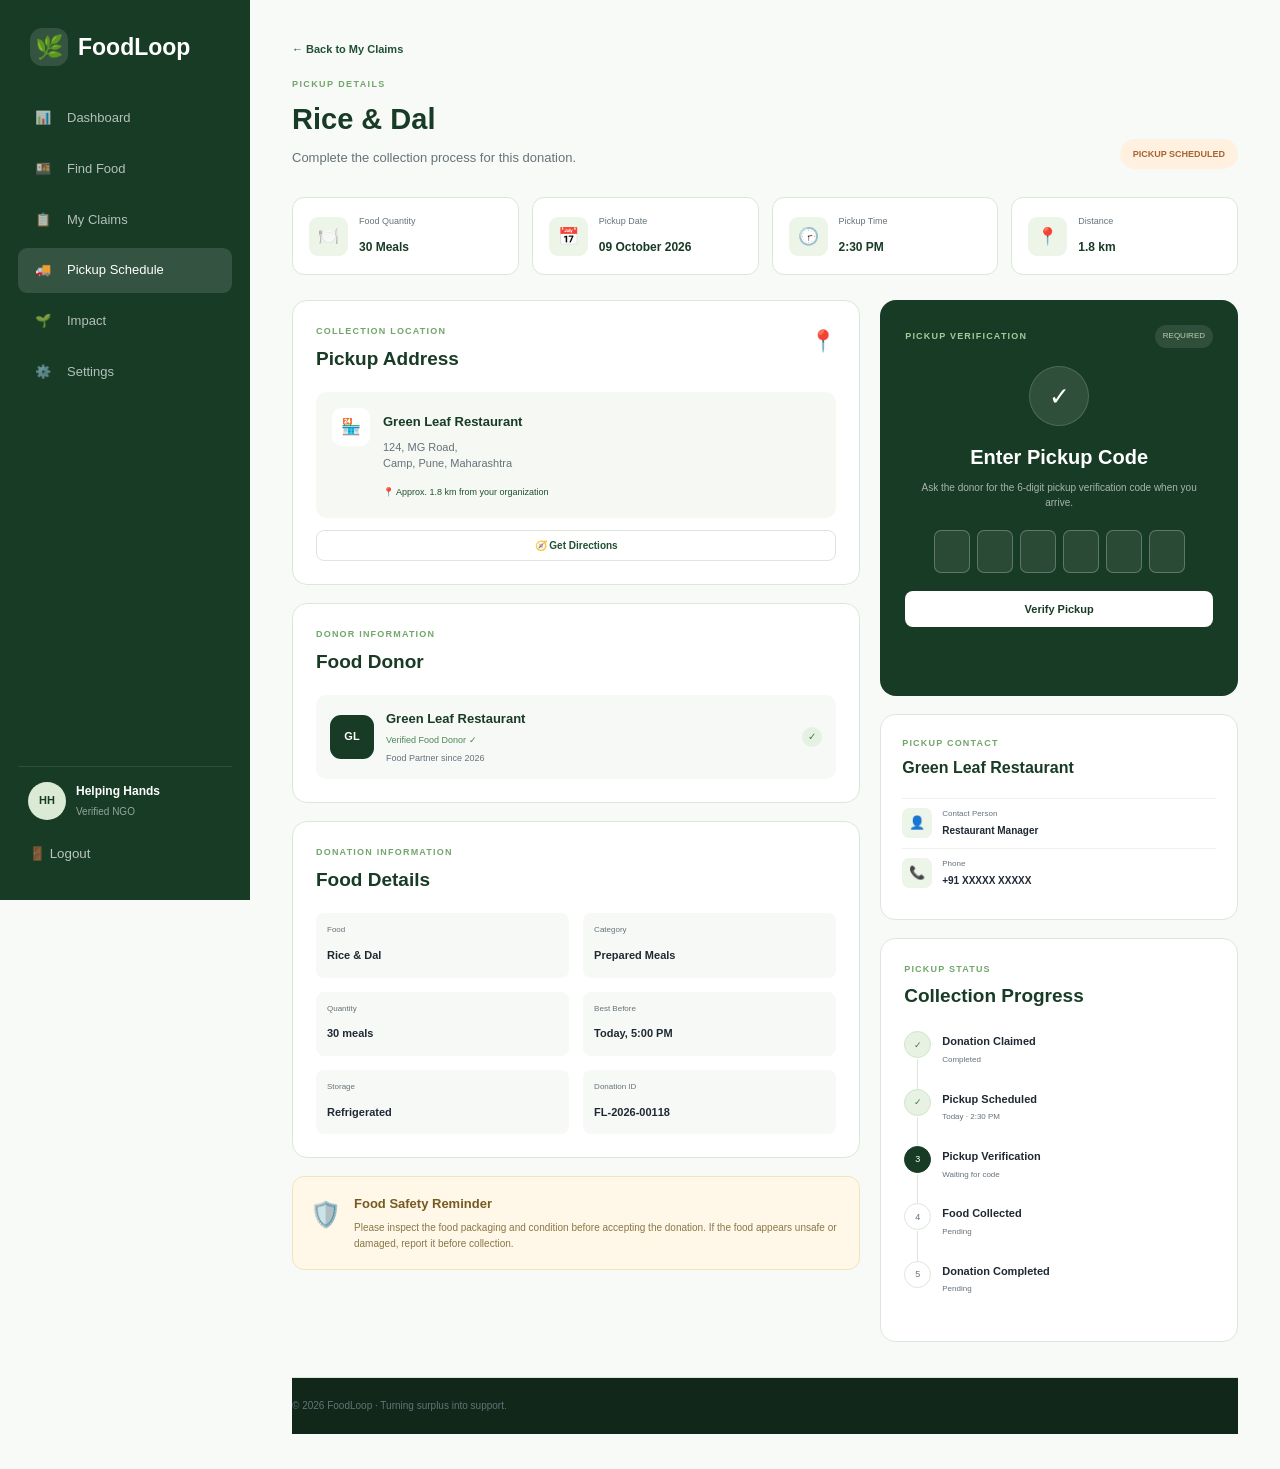
<file: pages/pickup.html>
<!DOCTYPE html>
<html lang="en">

<head>
    <meta charset="UTF-8">
    <meta name="viewport" content="width=device-width, initial-scale=1.0">

    <title>Pickup Details | FoodLoop</title>

    <link rel="stylesheet" href="../css/style.css">
    <link rel="stylesheet" href="../css/pickup.css">
</head>

<body>

<div class="pickup-layout">

    <!-- ================= SIDEBAR ================= -->

    <aside class="pickup-sidebar">

        <div class="pickup-logo">
            <div class="logo-icon">🌿</div>
            <span>FoodLoop</span>
        </div>

        <nav class="pickup-nav">

            <a href="ngo-dashboard.html">
                <span>📊</span>
                Dashboard
            </a>

            <a href="ngo-dashboard.html#available-food">
                <span>🍱</span>
                Find Food
            </a>

            <a href="ngo-dashboard.html#active-claims">
                <span>📋</span>
                My Claims
            </a>

            <a href="pickup.html" class="active">
                <span>🚚</span>
                Pickup Schedule
            </a>

            <a href="ngo-dashboard.html#impact-section">
                <span>🌱</span>
                Impact
            </a>

            <a href="#">
                <span>⚙️</span>
                Settings
            </a>

        </nav>

        <div class="pickup-sidebar-bottom">

            <div class="pickup-user">

                <div class="pickup-avatar">
                    HH
                </div>

                <div>
                    <strong>Helping Hands</strong>
                    <small>Verified NGO</small>
                </div>

            </div>

            <button id="logoutBtn" class="pickup-logout">
                🚪 Logout
            </button>

        </div>

    </aside>


    <!-- ================= MAIN ================= -->

    <main class="pickup-main">

        <!-- MOBILE HEADER -->

        <div class="pickup-mobile-header">

            <div class="pickup-logo">
                <div class="logo-icon">🌿</div>
                <span>FoodLoop</span>
            </div>

            <button id="menuBtn" class="pickup-menu-btn">
                ☰
            </button>

        </div>


        <!-- ================= HEADER ================= -->

        <header class="pickup-header">

            <div>

                <a href="ngo-dashboard.html#active-claims"
                   class="back-link">
                    ← Back to My Claims
                </a>

                <span class="page-label">
                    PICKUP DETAILS
                </span>

                <h1>
                    Rice & Dal
                </h1>

                <p>
                    Complete the collection process for this donation.
                </p>

            </div>


            <span class="pickup-status">
                PICKUP SCHEDULED
            </span>

        </header>


        <!-- ================= PICKUP SUMMARY ================= -->

        <section class="pickup-summary">

            <div class="summary-item">

                <span class="summary-icon">
                    🍽️
                </span>

                <div>
                    <small>Food Quantity</small>
                    <strong>30 Meals</strong>
                </div>

            </div>


            <div class="summary-item">

                <span class="summary-icon">
                    📅
                </span>

                <div>
                    <small>Pickup Date</small>
                    <strong>09 October 2026</strong>
                </div>

            </div>


            <div class="summary-item">

                <span class="summary-icon">
                    🕝
                </span>

                <div>
                    <small>Pickup Time</small>
                    <strong>2:30 PM</strong>
                </div>

            </div>


            <div class="summary-item">

                <span class="summary-icon">
                    📍
                </span>

                <div>
                    <small>Distance</small>
                    <strong>1.8 km</strong>
                </div>

            </div>

        </section>


        <!-- ================= MAIN GRID ================= -->

        <div class="pickup-content-grid">


            <!-- LEFT -->

            <div class="pickup-left">


                <!-- LOCATION -->

                <section class="pickup-card">

                    <div class="card-heading">

                        <div>

                            <span class="card-label">
                                COLLECTION LOCATION
                            </span>

                            <h2>
                                Pickup Address
                            </h2>

                        </div>

                        <span class="location-icon">
                            📍
                        </span>

                    </div>


                    <div class="address-box">

                        <div class="address-icon">
                            🏪
                        </div>

                        <div>

                            <strong>
                                Green Leaf Restaurant
                            </strong>

                            <p>
                                124, MG Road,<br>
                                Camp, Pune, Maharashtra
                            </p>

                            <span>
                                📍 Approx. 1.8 km from your organization
                            </span>

                        </div>

                    </div>


                    <button id="directionsBtn"
                            class="outline-btn full-btn">

                        🧭 Get Directions

                    </button>

                </section>


                <!-- DONOR -->

                <section class="pickup-card">

                    <div class="card-heading">

                        <div>

                            <span class="card-label">
                                DONOR INFORMATION
                            </span>

                            <h2>
                                Food Donor
                            </h2>

                        </div>

                    </div>


                    <div class="donor-box">

                        <div class="donor-avatar">
                            GL
                        </div>

                        <div class="donor-details">

                            <strong>
                                Green Leaf Restaurant
                            </strong>

                            <span>
                                Verified Food Donor ✓
                            </span>

                            <small>
                                Food Partner since 2026
                            </small>

                        </div>

                        <div class="verified-badge">
                            ✓
                        </div>

                    </div>

                </section>


                <!-- FOOD INFORMATION -->

                <section class="pickup-card">

                    <div class="card-heading">

                        <div>

                            <span class="card-label">
                                DONATION INFORMATION
                            </span>

                            <h2>
                                Food Details
                            </h2>

                        </div>

                    </div>


                    <div class="food-info-grid">

                        <div>
                            <span>Food</span>
                            <strong>Rice & Dal</strong>
                        </div>

                        <div>
                            <span>Category</span>
                            <strong>Prepared Meals</strong>
                        </div>

                        <div>
                            <span>Quantity</span>
                            <strong>30 meals</strong>
                        </div>

                        <div>
                            <span>Best Before</span>
                            <strong>Today, 5:00 PM</strong>
                        </div>

                        <div>
                            <span>Storage</span>
                            <strong>Refrigerated</strong>
                        </div>

                        <div>
                            <span>Donation ID</span>
                            <strong>FL-2026-00118</strong>
                        </div>

                    </div>

                </section>


                <!-- SAFETY -->

                <section class="safety-card">

                    <div class="safety-icon">
                        🛡️
                    </div>

                    <div>

                        <h3>
                            Food Safety Reminder
                        </h3>

                        <p>
                            Please inspect the food packaging and condition
                            before accepting the donation. If the food appears
                            unsafe or damaged, report it before collection.
                        </p>

                    </div>

                </section>

            </div>


            <!-- RIGHT -->

            <div class="pickup-right">


                <!-- VERIFICATION -->

                <section class="verification-card">

                    <div class="verification-top">

                        <span class="card-label">
                            PICKUP VERIFICATION
                        </span>

                        <span class="verification-status">
                            REQUIRED
                        </span>

                    </div>


                    <div class="verification-icon">
                        ✓
                    </div>


                    <h2>
                        Enter Pickup Code
                    </h2>

                    <p>
                        Ask the donor for the 6-digit pickup
                        verification code when you arrive.
                    </p>


                    <div class="code-inputs">

                        <input type="text"
                               maxlength="1"
                               class="code-input">

                        <input type="text"
                               maxlength="1"
                               class="code-input">

                        <input type="text"
                               maxlength="1"
                               class="code-input">

                        <input type="text"
                               maxlength="1"
                               class="code-input">

                        <input type="text"
                               maxlength="1"
                               class="code-input">

                        <input type="text"
                               maxlength="1"
                               class="code-input">

                    </div>


                    <button id="verifyBtn"
                            class="verify-btn">

                        Verify Pickup

                    </button>


                    <p id="verificationMessage"
                       class="verification-message">
                    </p>

                </section>


                <!-- CONTACT -->

                <section class="contact-card">

                    <span class="card-label">
                        PICKUP CONTACT
                    </span>

                    <h3>
                        Green Leaf Restaurant
                    </h3>

                    <div class="contact-row">

                        <span>👤</span>

                        <div>
                            <small>Contact Person</small>
                            <strong>Restaurant Manager</strong>
                        </div>

                    </div>


                    <div class="contact-row">

                        <span>📞</span>

                        <div>
                            <small>Phone</small>
                            <strong>+91 XXXXX XXXXX</strong>
                        </div>

                    </div>

                </section>


                <!-- TIMELINE -->

                <section class="pickup-card">

                    <span class="card-label">
                        PICKUP STATUS
                    </span>

                    <h2>
                        Collection Progress
                    </h2>


                    <div class="pickup-timeline">

                        <div class="timeline-item completed">

                            <div class="timeline-dot">
                                ✓
                            </div>

                            <div>
                                <strong>Donation Claimed</strong>
                                <span>Completed</span>
                            </div>

                        </div>


                        <div class="timeline-item completed">

                            <div class="timeline-dot">
                                ✓
                            </div>

                            <div>
                                <strong>Pickup Scheduled</strong>
                                <span>Today · 2:30 PM</span>
                            </div>

                        </div>


                        <div class="timeline-item current">

                            <div class="timeline-dot">
                                3
                            </div>

                            <div>
                                <strong>Pickup Verification</strong>
                                <span>Waiting for code</span>
                            </div>

                        </div>


                        <div class="timeline-item">

                            <div class="timeline-dot">
                                4
                            </div>

                            <div>
                                <strong>Food Collected</strong>
                                <span>Pending</span>
                            </div>

                        </div>


                        <div class="timeline-item">

                            <div class="timeline-dot">
                                5
                            </div>

                            <div>
                                <strong>Donation Completed</strong>
                                <span>Pending</span>
                            </div>

                        </div>

                    </div>

                </section>

            </div>

        </div>


        <!-- ================= COLLECTION COMPLETE ================= -->

        <section id="completeSection"
                 class="complete-section">

            <div class="complete-icon">
                🎉
            </div>

            <div>

                <span class="card-label">
                    COLLECTION VERIFIED
                </span>

                <h2>
                    Food Successfully Collected!
                </h2>

                <p>
                    This donation has been successfully collected.
                    Thank you for helping turn surplus food into meals.
                </p>

            </div>

            <a href="ngo-dashboard.html"
               class="complete-btn">
                Back to Dashboard
            </a>

        </section>


        <!-- FOOTER -->

        <footer class="pickup-footer">

            <p>
                © 2026 FoodLoop · Turning surplus into support.
            </p>

        </footer>

    </main>

</div>


<script src="../js/pickup.js"></script>

</body>
</html>
</file>
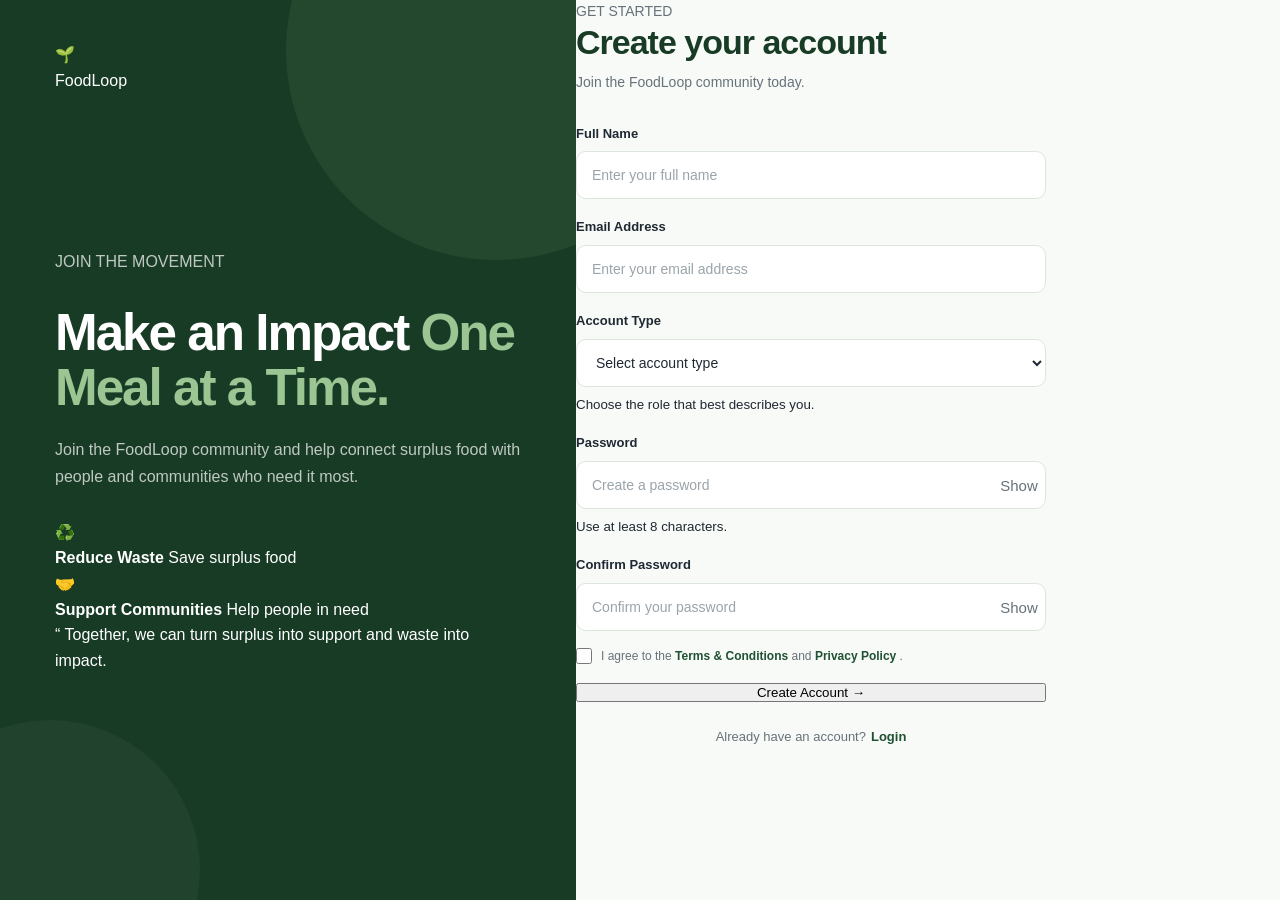
<file: pages/register.html>
<!DOCTYPE html>
<html lang="en">

<head>
    <meta charset="UTF-8">
    <meta name="viewport" content="width=device-width, initial-scale=1.0">

    <title>Create Account | FoodLoop</title>

    <!-- Main CSS -->
    <link rel="stylesheet" href="../css/style.css">

    <!-- Authentication CSS -->
    <link rel="stylesheet" href="../css/auth.css">
</head>

<body>

    <div class="auth-page">

        <!-- =====================================================
             LEFT VISUAL PANEL
        ====================================================== -->

        <div class="auth-visual">

            <div class="auth-brand">
                <div class="brand-icon">
                    🌱
                </div>

                <span>FoodLoop</span>
            </div>


            <div class="auth-visual-content">

                <p class="eyebrow">
                    JOIN THE MOVEMENT
                </p>

                <h1>
                    Make an Impact
                    <span>One Meal at a Time.</span>
                </h1>

                <p class="visual-description">
                    Join the FoodLoop community and help connect
                    surplus food with people and communities who
                    need it most.
                </p>


                <!-- Impact Cards -->

                <div class="impact-card">

                    <div class="impact-icon">
                        ♻️
                    </div>

                    <div>
                        <strong>Reduce Waste</strong>
                        <span>Save surplus food</span>
                    </div>

                </div>


                <div class="impact-card">

                    <div class="impact-icon">
                        🤝
                    </div>

                    <div>
                        <strong>Support Communities</strong>
                        <span>Help people in need</span>
                    </div>

                </div>


                <div class="visual-quote">
                    <span>“</span>
                    Together, we can turn surplus into support
                    and waste into impact.
                </div>

            </div>

        </div>


        <!-- =====================================================
             RIGHT REGISTRATION PANEL
        ====================================================== -->

        <div class="auth-content">

            <div class="auth-form-container">

                <div class="auth-heading">

                    <p class="eyebrow">
                        GET STARTED
                    </p>

                    <h2>
                        Create your account
                    </h2>

                    <p>
                        Join the FoodLoop community today.
                    </p>

                </div>


                <!-- =================================================
                     ERROR MESSAGE
                ================================================== -->

                <div
                    id="errorMessage"
                    class="auth-message error-message"
                    style="display: none;"
                ></div>


                <!-- =================================================
                     SUCCESS MESSAGE
                ================================================== -->

                <div
                    id="successMessage"
                    class="auth-message success-message"
                    style="display: none;"
                ></div>


                <!-- =================================================
                     REGISTRATION FORM
                ================================================== -->

                <form
                    id="registerForm"
                    class="auth-form"
                    novalidate
                >


                    <!-- Full Name -->

                    <div class="form-group">

                        <label for="fullName">
                            Full Name
                        </label>

                        <input
                            type="text"
                            id="fullName"
                            name="fullName"
                            placeholder="Enter your full name"
                            autocomplete="name"
                            required
                        >

                    </div>


                    <!-- Email -->

                    <div class="form-group">

                        <label for="email">
                            Email Address
                        </label>

                        <input
                            type="email"
                            id="email"
                            name="email"
                            placeholder="Enter your email address"
                            autocomplete="email"
                            required
                        >

                    </div>


                    <!-- Account Type -->

                    <div class="form-group">

                        <label for="role">
                            Account Type
                        </label>

                        <select
                            id="role"
                            name="role"
                            required
                        >

                            <option value="">
                                Select account type
                            </option>

                            <option value="donor">
                                Food Donor
                            </option>

                            <option value="ngo">
                                NGO / Shelter
                            </option>

                        </select>

                        <small>
                            Choose the role that best describes you.
                        </small>

                    </div>


                    <!-- Password -->

                    <div class="form-group">

                        <label for="password">
                            Password
                        </label>

                        <div class="password-wrapper">

                            <input
                                type="password"
                                id="password"
                                name="password"
                                placeholder="Create a password"
                                autocomplete="new-password"
                                minlength="8"
                                required
                            >

                            <button
                                type="button"
                                class="password-toggle"
                                onclick="togglePassword('password', this)"
                            >
                                Show
                            </button>

                        </div>

                        <small>
                            Use at least 8 characters.
                        </small>

                    </div>


                    <!-- Confirm Password -->

                    <div class="form-group">

                        <label for="confirmPassword">
                            Confirm Password
                        </label>

                        <div class="password-wrapper">

                            <input
                                type="password"
                                id="confirmPassword"
                                name="confirmPassword"
                                placeholder="Confirm your password"
                                autocomplete="new-password"
                                minlength="8"
                                required
                            >

                            <button
                                type="button"
                                class="password-toggle"
                                onclick="togglePassword('confirmPassword', this)"
                            >
                                Show
                            </button>

                        </div>

                    </div>


                    <!-- Terms -->

                    <div class="terms-row">

                        <label class="checkbox-label">

                            <input
                                type="checkbox"
                                id="terms"
                                name="terms"
                                required
                            >

                            <span>
                                I agree to the
                                <a href="#" onclick="return false;">
                                    Terms &amp; Conditions
                                </a>
                                and
                                <a href="#" onclick="return false;">
                                    Privacy Policy
                                </a>.
                            </span>

                        </label>

                    </div>


                    <!-- Create Account -->

                    <button
                        type="submit"
                        class="auth-button"
                        id="registerButton"
                    >
                        Create Account
                        <span>→</span>
                    </button>


                </form>


                <!-- =================================================
                     LOGIN LINK
                ================================================== -->

                <div class="auth-footer">

                    <span>
                        Already have an account?
                    </span>

                    <a href="login.html">
                        Login
                    </a>

                </div>

            </div>

        </div>

    </div>


    <!-- =========================================================
         JAVASCRIPT
         
         IMPORTANT:
         api.js MUST load before auth.js
    ========================================================== -->

    <script src="../js/api.js"></script>
    <script src="../js/auth.js"></script>

</body>

</html>
</file>
<file: css/style.css>
/* =========================================
   FOODLOOP
   GLOBAL STYLES
========================================= */


/* ---------- RESET ---------- */

* {
    margin: 0;
    padding: 0;
    box-sizing: border-box;
}


html {
    scroll-behavior: smooth;
}


body {
    font-family: Arial, Helvetica, sans-serif;

    background: #f8faf7;

    color: #1f2933;

    line-height: 1.6;

    overflow-x: hidden;
}


a {
    text-decoration: none;

    color: inherit;
}


button {
    font-family: inherit;
}


/* ---------- COLORS ---------- */

:root {

    --dark-green: #183b25;

    --green: #1f5132;

    --soft-green: #72a66b;

    --light-green: #edf5e9;

    --cream: #f8faf7;

    --white: #ffffff;

    --text: #1f2933;

    --muted: #66727a;

    --border: #dce6dc;

}


/* =========================================
   NAVBAR
========================================= */

.navbar {

    position: sticky;

    top: 0;

    z-index: 1000;

    width: 100%;

    background: rgba(255, 255, 255, 0.95);

    backdrop-filter: blur(12px);

    border-bottom: 1px solid #edf1ed;
}


.nav-container {

    width: 90%;

    max-width: 1250px;

    margin: auto;

    height: 76px;

    display: flex;

    align-items: center;

    justify-content: space-between;
}


.logo {

    font-size: 27px;

    font-weight: 800;

    letter-spacing: -1px;

    color: var(--dark-green);
}


.logo span {

    color: var(--soft-green);

}


.nav-links {

    display: flex;

    align-items: center;

    gap: 30px;
}


.nav-links a {

    font-size: 14px;

    font-weight: 600;

    color: #52605a;

    transition: 0.25s;
}


.nav-links a:hover {

    color: var(--green);

}


.nav-login {

    padding: 10px 22px;

    border-radius: 30px;

    background: var(--green);

    color: white !important;
}


.nav-login:hover {

    background: var(--dark-green);

}


.menu-btn {

    display: none;

    border: none;

    background: none;

    font-size: 26px;

    cursor: pointer;
}


/* =========================================
   HERO
========================================= */

.hero {

    min-height: 680px;

    display: flex;

    align-items: center;

    position: relative;

    background:

        radial-gradient(
            circle at 80% 30%,
            #e6f2df 0,
            transparent 30%
        ),

        var(--cream);

    overflow: hidden;
}


.hero-container {

    width: 90%;

    max-width: 1250px;

    margin: auto;

    display: grid;

    grid-template-columns: 1.05fr 0.95fr;

    gap: 60px;

    align-items: center;
}


/* ---------- HERO TEXT ---------- */

.hero-content {

    padding: 60px 0;
}


.hero-badge {

    display: inline-block;

    padding: 8px 15px;

    margin-bottom: 24px;

    border-radius: 30px;

    background: #e6f1e2;

    color: var(--green);

    font-size: 12px;

    font-weight: 700;

    letter-spacing: 0.5px;
}


.hero h1 {

    font-size: clamp(48px, 6vw, 76px);

    line-height: 1.03;

    letter-spacing: -3px;

    color: var(--dark-green);

    margin-bottom: 25px;
}


.hero h1 span {

    display: block;

    color: var(--soft-green);
}


.hero-content > p {

    max-width: 620px;

    color: var(--muted);

    font-size: 17px;

    line-height: 1.8;

    margin-bottom: 35px;
}


/* ---------- HERO BUTTONS ---------- */

.hero-buttons {

    display: flex;

    gap: 14px;

    margin-bottom: 45px;
}


.btn {

    display: inline-flex;

    align-items: center;

    justify-content: center;

    gap: 12px;

    padding: 14px 25px;

    border-radius: 30px;

    font-size: 14px;

    font-weight: 700;

    transition: 0.25s;
}


.btn-primary {

    background: var(--green);

    color: white;

    box-shadow: 0 10px 25px rgba(31, 81, 50, 0.2);
}


.btn-primary:hover {

    transform: translateY(-3px);

    background: var(--dark-green);
}


.btn-outline {

    border: 1.5px solid #9aac9b;

    color: var(--green);

    background: white;
}


.btn-outline:hover {

    border-color: var(--green);

    background: var(--light-green);

}


/* ---------- HERO TRUST ---------- */

.hero-trust {

    display: flex;

    align-items: center;

    gap: 25px;
}


.trust-item {

    display: flex;

    flex-direction: column;
}


.trust-item strong {

    color: var(--dark-green);

    font-size: 20px;
}


.trust-item span {

    color: #7a8580;

    font-size: 12px;
}


.trust-divider {

    height: 35px;

    width: 1px;

    background: #ccd8cd;
}


/* =========================================
   HERO VISUAL
========================================= */

.hero-visual {

    min-height: 520px;

    position: relative;

    display: flex;

    align-items: center;

    justify-content: center;
}


.hero-circle {

    width: 390px;

    height: 390px;

    border-radius: 50%;

    background: #dfeeda;

    position: absolute;
}


.hero-circle::after {

    content: "";

    position: absolute;

    width: 280px;

    height: 280px;

    border-radius: 50%;

    background: #cde2c7;

    top: 55px;

    left: 55px;
}


/* ---------- MAIN FOOD CARD ---------- */

.food-card {

    position: relative;

    z-index: 3;

    width: 350px;

    padding: 24px;

    background: white;

    border-radius: 20px;

    box-shadow:
        0 25px 60px rgba(24, 59, 37, 0.14);

    display: flex;

    align-items: center;

    gap: 18px;
}


.food-icon {

    width: 65px;

    height: 65px;

    flex-shrink: 0;

    border-radius: 16px;

    background: #edf5e9;

    display: flex;

    align-items: center;

    justify-content: center;

    font-size: 30px;
}


.small-label {

    color: var(--soft-green);

    font-size: 9px;

    font-weight: 800;

    letter-spacing: 1px;
}


.food-card h3 {

    color: var(--dark-green);

    font-size: 16px;

    margin: 2px 0;
}


.food-card p {

    color: #7b8580;

    font-size: 12px;
}


.available-dot {

    color: #5ca65b;

    font-size: 14px;

    margin-left: auto;

    align-self: flex-start;
}


/* =========================================
   FLOATING CARDS
========================================= */

.floating-card {

    position: absolute;

    z-index: 5;

    display: flex;

    align-items: center;

    gap: 12px;

    background: white;

    padding: 14px 18px;

    border-radius: 14px;

    box-shadow:
        0 15px 35px rgba(24, 59, 37, 0.12);
}


.floating-icon {

    width: 38px;

    height: 38px;

    display: flex;

    align-items: center;

    justify-content: center;

    border-radius: 10px;

    background: var(--light-green);
}


.floating-card div {

    display: flex;

    flex-direction: column;
}


.floating-card strong {

    color: var(--dark-green);

    font-size: 12px;
}


.floating-card span:not(.floating-icon) {

    color: #7b8580;

    font-size: 10px;
}


.location-card {

    top: 75px;

    right: 5px;
}


.impact-card {

    bottom: 65px;

    left: 10px;
}


/* =========================================
   SECTIONS
========================================= */

.section {

    padding: 110px 5%;

    max-width: 1400px;

    margin: auto;
}


.section-heading {

    text-align: center;

    max-width: 680px;

    margin: 0 auto 65px;
}


.section-label {

    display: block;

    color: var(--soft-green);

    font-size: 11px;

    font-weight: 800;

    letter-spacing: 2px;

    margin-bottom: 14px;
}


.section-heading h2 {

    color: var(--dark-green);

    font-size: clamp(34px, 4vw, 48px);

    line-height: 1.15;

    letter-spacing: -1.5px;

    margin-bottom: 18px;
}


.section-heading h2 span {

    color: var(--soft-green);
}


.section-heading p {

    color: var(--muted);

    font-size: 16px;
}


/* =========================================
   STEPS
========================================= */

.steps-container {

    display: grid;

    grid-template-columns: repeat(4, 1fr);

    gap: 20px;
}


.step-card {

    background: white;

    border: 1px solid #e7eee6;

    border-radius: 20px;

    padding: 30px;

    transition: 0.3s;
}


.step-card:hover {

    transform: translateY(-8px);

    box-shadow:
        0 20px 45px rgba(24, 59, 37, 0.09);
}


.step-top {

    display: flex;

    align-items: center;

    justify-content: space-between;

    margin-bottom: 25px;
}


.step-number {

    color: #9caf9b;

    font-size: 13px;

    font-weight: 800;
}


.step-icon {

    width: 52px;

    height: 52px;

    display: flex;

    align-items: center;

    justify-content: center;

    border-radius: 15px;

    background: var(--light-green);

    font-size: 24px;
}


.step-card h3 {

    color: var(--dark-green);

    font-size: 21px;

    margin-bottom: 10px;
}


.step-card p {

    color: var(--muted);

    font-size: 14px;

    line-height: 1.7;
}


/* =========================================
   IMPACT
========================================= */

.impact-section {

    padding: 100px 5%;

    background: var(--dark-green);

    color: white;
}


.impact-content {

    max-width: 1200px;

    margin: auto;

    display: grid;

    grid-template-columns: 0.9fr 1.1fr;

    gap: 80px;

    align-items: center;
}


.impact-heading .section-label {

    color: #a7d49d;
}


.impact-heading h2 {

    font-size: clamp(35px, 4vw, 50px);

    line-height: 1.15;

    letter-spacing: -1.5px;

    margin-bottom: 20px;
}


.impact-heading h2 span {

    color: #a7d49d;
}


.impact-heading p {

    max-width: 450px;

    color: #c6d5c9;

    line-height: 1.8;
}


.impact-stats {

    display: grid;

    grid-template-columns: repeat(2, 1fr);

    gap: 15px;
}


.stat {

    padding: 30px;

    border: 1px solid rgba(255,255,255,0.12);

    border-radius: 18px;

    background: rgba(255,255,255,0.05);
}


.stat strong {

    display: block;

    color: white;

    font-size: 34px;

    margin-bottom: 5px;
}


.stat span {

    color: #b8cabe;

    font-size: 13px;
}


/* =========================================
   ABOUT
========================================= */

.about-container {

    display: grid;

    grid-template-columns: 1fr 1fr;

    gap: 90px;

    align-items: center;
}


.about-visual {

    min-height: 400px;

    border-radius: 30px;

    background: #e4f0df;

    display: flex;

    align-items: center;

    justify-content: center;
}


.about-box {

    width: 260px;

    height: 260px;

    border-radius: 50%;

    background: var(--green);

    color: white;

    display: flex;

    flex-direction: column;

    align-items: center;

    justify-content: center;

    text-align: center;

    box-shadow:
        0 25px 50px rgba(31,81,50,0.2);
}


.about-box span {

    font-size: 45px;

    margin-bottom: 10px;
}


.about-box h3 {

    font-size: 25px;

    line-height: 1.15;
}


.about-content h2 {

    color: var(--dark-green);

    font-size: clamp(35px, 4vw, 50px);

    line-height: 1.1;

    letter-spacing: -1.5px;

    margin-bottom: 25px;
}


.about-content h2 span {

    color: var(--soft-green);

    display: block;
}


.about-content p {

    color: var(--muted);

    margin-bottom: 16px;

    line-height: 1.8;
}


.text-link {

    display: inline-flex;

    gap: 10px;

    color: var(--green);

    font-weight: 800;

    margin-top: 15px;
}


.text-link:hover {

    color: var(--soft-green);
}


/* =========================================
   CTA
========================================= */

.cta-section {

    padding: 100px 5%;

    background: #e6f1e2;

    text-align: center;
}


.cta-container {

    max-width: 750px;

    margin: auto;
}


.cta-container > span {

    color: var(--soft-green);

    font-size: 11px;

    font-weight: 800;

    letter-spacing: 2px;
}


.cta-container h2 {

    color: var(--dark-green);

    font-size: clamp(38px, 5vw, 58px);

    line-height: 1.1;

    letter-spacing: -2px;

    margin: 20px 0 30px;
}


.btn-light {

    background: var(--green);

    color: white;
}


.btn-light:hover {

    background: var(--dark-green);

    transform: translateY(-3px);
}


/* =========================================
   FOOTER
========================================= */

footer {

    background: #102719;

    color: white;

    padding: 65px 5% 25px;
}


.footer-container {

    max-width: 1200px;

    margin: auto;

    display: grid;

    grid-template-columns: 2fr 1fr 1fr;

    gap: 50px;

    padding-bottom: 50px;
}


.footer-brand p {

    color: #9eafa3;

    font-size: 14px;

    margin-top: 12px;
}


.footer-links {

    display: flex;

    flex-direction: column;

    gap: 10px;
}


.footer-links h4 {

    color: white;

    margin-bottom: 8px;
}


.footer-links a {

    color: #9eafa3;

    font-size: 13px;

    transition: 0.2s;
}


.footer-links a:hover {

    color: #a7d49d;
}


.footer-bottom {

    max-width: 1200px;

    margin: auto;

    padding-top: 22px;

    border-top: 1px solid rgba(255,255,255,0.1);

    display: flex;

    justify-content: space-between;

    gap: 20px;

    color: #819287;

    font-size: 11px;
}


/* =========================================
   RESPONSIVE
========================================= */

@media (max-width: 1000px) {

    .hero-container {

        grid-template-columns: 1fr;

        text-align: center;
    }


    .hero-content {

        display: flex;

        flex-direction: column;

        align-items: center;
    }


    .hero-visual {

        min-height: 450px;
    }


    .steps-container {

        grid-template-columns: repeat(2, 1fr);
    }


    .impact-content {

        grid-template-columns: 1fr;

        text-align: center;
    }


    .impact-heading p {

        margin: auto;
    }


    .about-container {

        grid-template-columns: 1fr;

        gap: 50px;
    }

}


@media (max-width: 700px) {

    .nav-links {

        display: none;

        position: absolute;

        top: 76px;

        left: 0;

        width: 100%;

        padding: 25px;

        background: white;

        flex-direction: column;

        gap: 20px;

        box-shadow: 0 15px 30px rgba(0,0,0,0.08);
    }


    .nav-links.active {

        display: flex;
    }


    .menu-btn {

        display: block;
    }


    .hero {

        min-height: auto;
    }


    .hero h1 {

        font-size: 48px;

        letter-spacing: -2px;
    }


    .hero-buttons {

        flex-direction: column;

        width: 100%;
    }


    .btn {

        width: 100%;
    }


    .hero-visual {

        transform: scale(0.85);

        margin: -30px 0;
    }


    .steps-container {

        grid-template-columns: 1fr;
    }


    .impact-stats {

        grid-template-columns: 1fr 1fr;
    }


    .footer-container {

        grid-template-columns: 1fr;
    }


    .footer-bottom {

        flex-direction: column;

        text-align: center;
    }

}


@media (max-width: 450px) {

    .hero h1 {

        font-size: 40px;
    }


    .hero-trust {

        gap: 15px;
    }


    .hero-visual {

        transform: scale(0.7);

        margin: -70px 0;
    }


    .impact-stats {

        grid-template-columns: 1fr;
    }

}
</file>
<file: css/admin-dashboard.css>
/* =========================================
   FOODLOOP ADMIN DASHBOARD
========================================= */

.admin-layout {
    min-height: 100vh;
    background: var(--cream);
}


/* =========================================
   SIDEBAR
========================================= */

.admin-sidebar {
    position: fixed;

    left: 0;
    top: 0;

    width: 250px;
    height: 100vh;

    background: var(--dark-green);

    color: white;

    padding: 28px 18px;

    display: flex;
    flex-direction: column;

    z-index: 100;
}


.admin-logo {
    display: flex;
    align-items: center;

    gap: 10px;

    padding: 0 12px 25px;

    font-size: 23px;

    font-weight: 700;
}


.logo-icon {
    width: 38px;
    height: 38px;

    background: rgba(255,255,255,0.12);

    border-radius: 12px;

    display: flex;
    align-items: center;
    justify-content: center;
}


.admin-role {
    padding: 0 13px 15px;

    border-bottom: 1px solid rgba(255,255,255,0.1);
}


.admin-role span {
    font-size: 9px;

    letter-spacing: 1.4px;

    color: #9fc496;

    font-weight: 700;
}


.admin-nav {
    display: flex;
    flex-direction: column;

    gap: 6px;

    padding-top: 20px;
}


.admin-nav-item {
    display: flex;
    align-items: center;

    gap: 13px;

    padding: 12px 14px;

    color: rgba(255,255,255,0.68);

    text-decoration: none;

    font-size: 13px;

    border-radius: 9px;

    transition: 0.2s;
}


.admin-nav-item:hover,
.admin-nav-item.active {
    color: white;

    background: rgba(255,255,255,0.12);
}


.admin-nav-item span {
    width: 22px;

    text-align: center;
}


.admin-sidebar-bottom {
    margin-top: auto;
}


.admin-profile {
    display: flex;
    align-items: center;

    gap: 10px;

    padding: 15px 10px;

    border-top: 1px solid rgba(255,255,255,0.1);
}


.admin-profile strong {
    display: block;

    font-size: 12px;
}


.admin-profile small {
    display: block;

    margin-top: 3px;

    font-size: 10px;

    color: rgba(255,255,255,0.55);
}


.admin-avatar {
    width: 38px;
    height: 38px;

    border-radius: 50%;

    background: #dbead4;

    color: var(--dark-green);

    display: flex;
    align-items: center;
    justify-content: center;

    font-weight: 700;

    font-size: 11px;
}


.admin-avatar.large {
    width: 45px;
    height: 45px;
}


.admin-logout {
    width: 100%;

    background: transparent;

    border: none;

    color: rgba(255,255,255,0.7);

    padding: 11px;

    text-align: left;

    cursor: pointer;

    border-radius: 8px;
}


.admin-logout:hover {
    background: rgba(255,255,255,0.08);

    color: white;
}


/* =========================================
   MAIN
========================================= */

.admin-main {
    margin-left: 250px;

    padding: 35px 42px;

    max-width: 1600px;
}


/* =========================================
   HEADER
========================================= */

.admin-header {
    display: flex;

    justify-content: space-between;

    align-items: center;

    margin-bottom: 30px;
}


.admin-page-label {
    display: block;

    font-size: 10px;

    letter-spacing: 1.5px;

    font-weight: 700;

    color: var(--soft-green);

    margin-bottom: 7px;
}


.admin-header h1 {
    margin: 0 0 7px;

    color: var(--dark-green);

    font-size: 28px;
}


.admin-header p {
    margin: 0;

    color: var(--muted);

    font-size: 13px;
}


.admin-header-right {
    display: flex;

    align-items: center;

    gap: 20px;
}


.admin-notification {
    position: relative;

    font-size: 20px;

    cursor: pointer;
}


.admin-notification span {
    position: absolute;

    top: -7px;
    right: -7px;

    width: 16px;
    height: 16px;

    background: #d66d50;

    color: white;

    border-radius: 50%;

    display: flex;
    align-items: center;
    justify-content: center;

    font-size: 8px;
}


/* =========================================
   STATS
========================================= */

.admin-stats-grid {
    display: grid;

    grid-template-columns: repeat(4, 1fr);

    gap: 16px;

    margin-bottom: 30px;
}


.admin-stat-card {
    background: white;

    border: 1px solid var(--border);

    border-radius: 14px;

    padding: 20px;

    display: flex;

    align-items: center;

    gap: 15px;
}


.admin-stat-icon {
    width: 48px;
    height: 48px;

    border-radius: 12px;

    display: flex;

    align-items: center;
    justify-content: center;

    font-size: 21px;
}


.admin-stat-icon.green {
    background: #e9f4e5;
}


.admin-stat-icon.blue {
    background: #e8f1fa;
}


.admin-stat-icon.orange {
    background: #fff0e5;
}


.admin-stat-icon.purple {
    background: #f1eafa;
}


.admin-stat-card span {
    display: block;

    font-size: 11px;

    color: var(--muted);

    margin-bottom: 4px;
}


.admin-stat-card strong {
    color: var(--dark-green);

    font-size: 24px;

    display: block;
}


.admin-stat-card small {
    color: #5e9161;

    font-size: 9px;
}


/* =========================================
   OVERVIEW
========================================= */

.admin-overview-grid {
    display: grid;

    grid-template-columns: 1.5fr 1fr;

    gap: 18px;

    margin-bottom: 40px;
}


.admin-panel {
    background: white;

    border: 1px solid var(--border);

    border-radius: 15px;

    padding: 24px;
}


.panel-header {
    display: flex;

    align-items: flex-start;

    justify-content: space-between;

    margin-bottom: 18px;
}


.panel-label {
    display: block;

    color: var(--soft-green);

    font-size: 9px;

    letter-spacing: 1.3px;

    font-weight: 700;

    margin-bottom: 5px;
}


.panel-header h2 {
    margin: 0;

    font-size: 20px;

    color: var(--dark-green);
}


.live-status {
    color: #4b8755;

    font-size: 9px;

    font-weight: 700;
}


.activity-list {
    display: flex;

    flex-direction: column;
}


.activity-item {
    display: flex;

    align-items: center;

    gap: 12px;

    padding: 13px 0;

    border-bottom: 1px solid #edf1ed;
}


.activity-item:last-child {
    border-bottom: none;
}


.activity-icon {
    width: 36px;
    height: 36px;

    border-radius: 9px;

    background: var(--light-green);

    display: flex;

    align-items: center;
    justify-content: center;
}


.activity-icon.warning {
    background: #fff0e8;
}


.activity-item div:nth-child(2) {
    flex: 1;
}


.activity-item strong {
    display: block;

    color: var(--text);

    font-size: 12px;
}


.activity-item span {
    display: block;

    color: var(--muted);

    font-size: 10px;

    margin-top: 3px;
}


.activity-item > b {
    color: #4b8755;

    font-size: 12px;
}


.warning-text {
    color: #c46143 !important;
}


/* =========================================
   IMPACT PANEL
========================================= */

.impact-leaf {
    font-size: 24px;
}


.big-impact-number {
    font-size: 42px;

    color: var(--dark-green);

    font-weight: 700;

    margin-top: 12px;
}


.impact-panel > p {
    color: var(--muted);

    font-size: 11px;

    margin-top: -3px;
}


.impact-progress {
    margin-top: 25px;
}


.progress-info {
    display: flex;

    justify-content: space-between;

    font-size: 10px;

    color: var(--muted);

    margin-bottom: 7px;
}


.progress-info strong {
    color: var(--green);
}


.progress-bar {
    width: 100%;

    height: 8px;

    background: #e7eee5;

    border-radius: 20px;

    overflow: hidden;
}


.progress-fill {
    width: 81%;

    height: 100%;

    background: var(--soft-green);

    border-radius: 20px;
}


.impact-mini-grid {
    display: grid;

    grid-template-columns: 1fr 1fr;

    gap: 15px;

    margin-top: 25px;
}


.impact-mini-grid div {
    padding: 12px;

    background: var(--light-green);

    border-radius: 9px;
}


.impact-mini-grid strong {
    display: block;

    color: var(--dark-green);

    font-size: 16px;
}


.impact-mini-grid span {
    color: var(--muted);

    font-size: 9px;
}


/* =========================================
   SECTIONS
========================================= */

.admin-section {
    margin-bottom: 45px;
}


.section-header {
    display: flex;

    justify-content: space-between;

    align-items: flex-end;

    margin-bottom: 17px;
}


.section-header h2 {
    margin: 0 0 5px;

    color: var(--dark-green);

    font-size: 21px;
}


.section-header p {
    margin: 0;

    color: var(--muted);

    font-size: 12px;
}


.admin-outline-btn {
    border: 1px solid var(--border);

    background: white;

    color: var(--green);

    padding: 9px 15px;

    border-radius: 8px;

    font-size: 10px;

    font-weight: 700;

    cursor: pointer;
}


.admin-outline-btn:hover {
    background: var(--light-green);
}


/* =========================================
   TABLE
========================================= */

.admin-table-wrapper {
    background: white;

    border: 1px solid var(--border);

    border-radius: 14px;

    overflow-x: auto;
}


.admin-table {
    width: 100%;

    border-collapse: collapse;

    min-width: 850px;
}


.admin-table th {
    text-align: left;

    padding: 14px 18px;

    background: #f7f9f6;

    color: var(--muted);

    font-size: 9px;

    letter-spacing: 0.7px;

    text-transform: uppercase;
}


.admin-table td {
    padding: 15px 18px;

    border-top: 1px solid #edf1ed;

    color: var(--text);

    font-size: 11px;
}


.table-food {
    display: flex;

    align-items: center;

    gap: 10px;
}


.table-food > span {
    width: 35px;
    height: 35px;

    border-radius: 8px;

    background: var(--light-green);

    display: flex;

    align-items: center;
    justify-content: center;

    font-size: 18px;
}


.table-food strong {
    display: block;

    color: var(--dark-green);

    font-size: 11px;
}


.table-food small {
    display: block;

    color: var(--muted);

    font-size: 8px;

    margin-top: 3px;
}


.table-status,
.claim-pill {
    display: inline-block;

    padding: 5px 9px;

    border-radius: 20px;

    font-size: 8px;

    font-weight: 700;
}


.table-status.available,
.claim-pill.scheduled {
    background: #e7f3e3;

    color: #3f7748;
}


.table-status.claimed,
.claim-pill.claimed {
    background: #fff1df;

    color: #a96735;
}


.table-status.completed {
    background: #e8eef4;

    color: #55738c;
}


.table-status.flagged {
    background: #ffebe5;

    color: #bc563a;
}


.table-action {
    border: none;

    background: transparent;

    color: var(--green);

    font-size: 10px;

    font-weight: 700;

    cursor: pointer;
}


.table-action.review {
    color: #bd5b3e;
}


/* =========================================
   USERS
========================================= */

.user-summary-grid {
    display: grid;

    grid-template-columns: repeat(3, 1fr);

    gap: 15px;
}


.user-summary-card {
    background: white;

    border: 1px solid var(--border);

    border-radius: 13px;

    padding: 18px;

    display: flex;

    align-items: center;

    gap: 13px;
}


.user-summary-icon {
    width: 43px;
    height: 43px;

    border-radius: 10px;

    display: flex;

    align-items: center;
    justify-content: center;

    font-size: 19px;
}


.user-summary-icon.donor {
    background: #eaf3e7;
}


.user-summary-icon.ngo {
    background: #eaf1f8;
}


.user-summary-icon.verified {
    background: #f0eaf8;

    color: #6b4c91;
}


.user-summary-card span {
    display: block;

    color: var(--muted);

    font-size: 10px;
}


.user-summary-card strong {
    display: block;

    color: var(--dark-green);

    font-size: 21px;

    margin-top: 3px;
}


.user-summary-card small {
    color: var(--muted);

    font-size: 8px;
}


/* =========================================
   CLAIMS
========================================= */

.claims-table {
    background: white;

    border: 1px solid var(--border);

    border-radius: 13px;

    overflow: hidden;
}


.claims-row {
    display: grid;

    grid-template-columns: 1.2fr 1.2fr 1fr 0.7fr;

    align-items: center;

    padding: 14px 18px;

    border-bottom: 1px solid #edf1ed;

    font-size: 11px;
}


.claims-row:last-child {
    border-bottom: none;
}


.claims-header {
    background: #f7f9f6;

    color: var(--muted);

    font-size: 8px;

    text-transform: uppercase;

    letter-spacing: 0.8px;

    font-weight: 700;
}


/* =========================================
   FLAGGED
========================================= */

.warning-label {
    color: #bd6347;
}


.flag-count {
    background: #fff0e9;

    color: #b95b3f;

    padding: 7px 11px;

    border-radius: 20px;

    font-size: 9px;

    font-weight: 700;
}


.flagged-list {
    display: flex;

    flex-direction: column;

    gap: 10px;
}


.flagged-card {
    background: white;

    border: 1px solid #f0ddd7;

    border-left: 4px solid #d7795d;

    border-radius: 11px;

    padding: 15px 18px;

    display: flex;

    align-items: center;

    gap: 13px;
}


.flag-icon {
    width: 35px;
    height: 35px;

    border-radius: 8px;

    background: #fff0e9;

    display: flex;

    align-items: center;
    justify-content: center;
}


.flag-info {
    flex: 1;
}


.flag-info strong {
    display: block;

    color: var(--dark-green);

    font-size: 12px;
}


.flag-info span {
    display: block;

    color: var(--muted);

    font-size: 9px;

    margin-top: 4px;
}


.review-btn {
    background: #fff0e9;

    border: none;

    color: #b95b3f;

    padding: 8px 14px;

    border-radius: 7px;

    font-size: 9px;

    font-weight: 700;

    cursor: pointer;
}


/* =========================================
   IMPACT
========================================= */

.admin-impact {
    background: #e9f3e6;

    border-radius: 17px;

    padding: 30px;

    display: flex;

    align-items: center;

    justify-content: space-between;

    margin-bottom: 30px;
}


.admin-impact h2 {
    color: var(--dark-green);

    font-size: 23px;

    margin: 5px 0 7px;
}


.admin-impact p {
    color: var(--muted);

    font-size: 11px;

    max-width: 600px;

    line-height: 1.6;
}


.admin-impact-numbers {
    display: flex;

    gap: 35px;
}


.admin-impact-numbers strong {
    display: block;

    color: var(--dark-green);

    font-size: 23px;
}


.admin-impact-numbers span {
    display: block;

    color: var(--muted);

    font-size: 9px;

    margin-top: 3px;
}


/* =========================================
   FOOTER
========================================= */

.admin-footer {
    border-top: 1px solid var(--border);

    padding: 20px 0;

    display: flex;

    justify-content: space-between;

    color: var(--muted);

    font-size: 10px;
}


.admin-footer strong {
    color: #4b8755;
}


/* =========================================
   MOBILE
========================================= */

.admin-mobile-header {
    display: none;
}


@media (max-width: 1200px) {

    .admin-stats-grid {
        grid-template-columns: repeat(2, 1fr);
    }

    .admin-overview-grid {
        grid-template-columns: 1fr;
    }

}


@media (max-width: 800px) {

    .admin-sidebar {
        transform: translateX(-100%);

        transition: 0.3s ease;
    }


    .admin-sidebar.mobile-open {
        transform: translateX(0);
    }


    .admin-main {
        margin-left: 0;

        padding: 20px;
    }


    .admin-mobile-header {
        display: flex;

        justify-content: space-between;

        align-items: center;

        margin-bottom: 20px;
    }


    .admin-mobile-header .admin-logo {
        color: var(--dark-green);

        padding: 0;
    }


    .admin-menu-btn {
        width: 40px;
        height: 40px;

        border: none;

        border-radius: 8px;

        background: var(--dark-green);

        color: white;

        cursor: pointer;
    }


    .admin-header-right {
        display: none;
    }


    .user-summary-grid {
        grid-template-columns: 1fr;
    }


    .admin-impact {
        flex-direction: column;

        align-items: flex-start;

        gap: 25px;
    }

}


@media (max-width: 550px) {

    .admin-header h1 {
        font-size: 23px;
    }


    .admin-stats-grid {
        grid-template-columns: 1fr;
    }


    .section-header {
        align-items: flex-start;

        flex-direction: column;

        gap: 12px;
    }


    .claims-row {
        grid-template-columns: 1fr;

        gap: 7px;
    }


    .claims-header {
        display: none;
    }


    .flagged-card {
        align-items: flex-start;

        flex-wrap: wrap;
    }


    .review-btn {
        margin-left: 48px;
    }


    .admin-impact-numbers {
        gap: 20px;

        flex-wrap: wrap;
    }


    .admin-footer {
        flex-direction: column;

        gap: 7px;
    }

}
</file>
<file: css/donation-details.css>
/* ================================
   DONATION DETAILS
================================ */

body {
    margin: 0;
    background: #f6f8f5;
    font-family: "Inter", sans-serif;
    color: #1f2933;
}

.details-layout {
    min-height: 100vh;
}


/* ================================
   SIDEBAR
================================ */

.sidebar {
    width: 250px;
    background: #183b25;
    color: white;
    padding: 28px 18px;
    display: flex;
    flex-direction: column;
    position: fixed;
    left: 0;
    top: 0;
    bottom: 0;
    z-index: 100;
}

.sidebar-logo {
    display: flex;
    align-items: center;
    gap: 10px;
    font-size: 24px;
    font-weight: 700;
    padding: 0 12px;
    margin-bottom: 45px;
}

.sidebar-logo span span {
    color: #8fc58a;
}

.logo-icon {
    width: 38px;
    height: 38px;
    background: rgba(255,255,255,0.12);
    border-radius: 11px;
    display: flex;
    align-items: center;
    justify-content: center;
}

.sidebar-nav {
    display: flex;
    flex-direction: column;
    gap: 8px;
}

.nav-item {
    display: flex;
    align-items: center;
    gap: 14px;
    padding: 13px 15px;
    border-radius: 10px;
    color: #cbd8cf;
    text-decoration: none;
    font-size: 14px;
    transition: 0.25s;
}

.nav-item:hover,
.nav-item.active {
    background: rgba(255,255,255,0.12);
    color: white;
}

.nav-item.active {
    box-shadow: inset 3px 0 0 #8fc58a;
}

.sidebar-bottom {
    margin-top: auto;
}

.help-box {
    background: rgba(255,255,255,0.08);
    border-radius: 12px;
    padding: 13px;
    display: flex;
    gap: 10px;
    align-items: center;
    margin-bottom: 18px;
}

.help-icon {
    width: 30px;
    height: 30px;
    border-radius: 50%;
    background: #8fc58a;
    color: #183b25;
    display: flex;
    justify-content: center;
    align-items: center;
    font-weight: 700;
}

.help-box strong {
    font-size: 12px;
}

.help-box p {
    margin: 3px 0 0;
    color: #b8c8bc;
    font-size: 10px;
}

.logout-btn {
    width: 100%;
    border: none;
    background: transparent;
    color: #cbd8cf;
    padding: 12px 15px;
    text-align: left;
    cursor: pointer;
    border-radius: 10px;
    font-size: 14px;
}

.logout-btn:hover {
    background: rgba(255,255,255,0.08);
    color: white;
}


/* ================================
   MAIN
================================ */

.details-main {
    margin-left: 250px;
    padding: 40px 50px;
    max-width: 1200px;
}


/* ================================
   HEADER
================================ */

.page-header {
    display: flex;
    justify-content: space-between;
    align-items: flex-start;
    margin-bottom: 25px;
}

.back-link {
    text-decoration: none;
    color: #5e8f62;
    font-size: 12px;
    font-weight: 600;
}

.title-row {
    display: flex;
    align-items: center;
    gap: 15px;
    margin-top: 15px;
}

.large-food-icon {
    width: 64px;
    height: 64px;
    background: #eaf3e7;
    border-radius: 14px;
    display: flex;
    justify-content: center;
    align-items: center;
    font-size: 30px;
}

.title-status {
    display: flex;
    align-items: center;
    gap: 12px;
}

.title-status h1 {
    margin: 0;
    color: #183b25;
    font-size: 26px;
}

.title-row p {
    color: #89928d;
    font-size: 10px;
    margin: 6px 0 0;
}

.title-row p strong {
    color: #68756c;
}

.status {
    padding: 5px 10px;
    border-radius: 20px;
    font-size: 9px;
    font-weight: 700;
}

.status.available {
    color: #3e8141;
    background: #e8f4e4;
}

.more-btn {
    border: 1px solid #dfe7dd;
    background: white;
    width: 36px;
    height: 36px;
    border-radius: 8px;
    font-size: 20px;
    cursor: pointer;
    color: #68756c;
}


/* ================================
   CARD
================================ */

.details-card {
    background: white;
    border: 1px solid #e1e9e0;
    border-radius: 15px;
    padding: 24px;
    margin-bottom: 18px;
}

.card-heading {
    margin-bottom: 22px;
}

.card-heading h2 {
    color: #183b25;
    font-size: 16px;
    margin: 0;
}

.card-heading p {
    color: #929b96;
    font-size: 10px;
    margin: 5px 0 0;
}


/* ================================
   TIMELINE
================================ */

.timeline {
    position: relative;
    padding-left: 7px;
}

.timeline-item {
    position: relative;
    display: flex;
    gap: 15px;
    padding-bottom: 27px;
    min-height: 60px;
}

.timeline-item:not(:last-child)::after {
    content: "";
    position: absolute;
    left: 14px;
    top: 30px;
    width: 2px;
    height: calc(100% - 25px);
    background: #dfe6df;
}

.timeline-item.completed:not(:last-child)::after {
    background: #72a66b;
}

.timeline-marker {
    width: 30px;
    height: 30px;
    flex-shrink: 0;
    border-radius: 50%;
    background: #edf1ed;
    color: #89948c;
    display: flex;
    justify-content: center;
    align-items: center;
    font-size: 11px;
    font-weight: 700;
    position: relative;
    z-index: 2;
}

.timeline-item.completed .timeline-marker {
    background: #72a66b;
    color: white;
}

.timeline-item.current .timeline-marker {
    background: #e5f1df;
    border: 2px solid #72a66b;
    color: #4d874f;
}

.timeline-content {
    padding-top: 2px;
}

.timeline-content strong {
    display: block;
    color: #304037;
    font-size: 12px;
}

.timeline-content span {
    display: block;
    color: #9ba39e;
    font-size: 9px;
    margin-top: 4px;
}

.timeline-content p {
    color: #7d8781;
    font-size: 10px;
    margin: 7px 0 0;
}


/* ================================
   INFORMATION GRID
================================ */

.information-grid {
    display: grid;
    grid-template-columns: 1fr 1fr;
    gap: 18px;
}


/* ================================
   INFO ROW
================================ */

.info-list {
    display: flex;
    flex-direction: column;
}

.info-row {
    display: flex;
    justify-content: space-between;
    gap: 20px;
    padding: 12px 0;
    border-bottom: 1px solid #edf1ec;
}

.info-row:last-child {
    border-bottom: none;
}

.info-row span {
    color: #8b948e;
    font-size: 10px;
}

.info-row strong {
    color: #334238;
    font-size: 10px;
    text-align: right;
}

.edit-icon {
    color: #6e9a70;
    font-size: 15px;
}


/* ================================
   PICKUP
================================ */

.pickup-placeholder {
    min-height: 230px;
    background: #f7f9f6;
    border: 1px dashed #ccd8ca;
    border-radius: 12px;
    display: flex;
    flex-direction: column;
    justify-content: center;
    align-items: center;
    text-align: center;
    padding: 20px;
}

.pickup-icon {
    width: 45px;
    height: 45px;
    background: #e8f3e5;
    border-radius: 50%;
    display: flex;
    justify-content: center;
    align-items: center;
    font-size: 20px;
    margin-bottom: 12px;
}

.pickup-placeholder strong {
    color: #435147;
    font-size: 12px;
}

.pickup-placeholder p {
    color: #919a95;
    font-size: 10px;
    max-width: 260px;
    line-height: 1.5;
}


/* ================================
   DESCRIPTION
================================ */

.description-text {
    color: #657069;
    font-size: 11px;
    line-height: 1.7;
    margin: 0;
}


/* ================================
   IMPACT
================================ */

.impact-banner {
    background: linear-gradient(105deg, #e5f1df, #f3f8f0);
    border: 1px solid #d7e7d3;
    border-radius: 14px;
    padding: 18px 22px;
    display: flex;
    align-items: center;
    gap: 15px;
    margin-bottom: 20px;
}

.impact-banner-icon {
    width: 43px;
    height: 43px;
    background: white;
    border-radius: 11px;
    display: flex;
    justify-content: center;
    align-items: center;
    font-size: 20px;
}

.impact-banner strong {
    display: block;
    color: #315b35;
    font-size: 12px;
}

.impact-banner p {
    margin: 4px 0 0;
    color: #758177;
    font-size: 10px;
}


/* ================================
   ACTIONS
================================ */

.bottom-actions {
    display: flex;
    justify-content: flex-end;
    gap: 10px;
    margin-bottom: 30px;
}

.secondary-btn,
.cancel-btn {
    padding: 11px 18px;
    border-radius: 8px;
    font-family: inherit;
    font-size: 11px;
    font-weight: 600;
    cursor: pointer;
    text-decoration: none;
}

.secondary-btn {
    background: white;
    border: 1px solid #d9e2d8;
    color: #526057;
}

.cancel-btn {
    background: white;
    border: 1px solid #e5c7c0;
    color: #b45d4a;
}

.cancel-btn:hover {
    background: #fff6f3;
}


/* ================================
   RESPONSIVE
================================ */

@media (max-width: 800px) {

    .sidebar {
        display: none;
    }

    .details-main {
        margin-left: 0;
        padding: 25px 20px;
    }

    .information-grid {
        grid-template-columns: 1fr;
    }
}


@media (max-width: 550px) {

    .title-status {
        align-items: flex-start;
        flex-direction: column;
        gap: 5px;
    }

    .title-status h1 {
        font-size: 21px;
    }

    .large-food-icon {
        width: 55px;
        height: 55px;
    }

    .details-card {
        padding: 18px;
    }

    .bottom-actions {
        flex-direction: column;
    }

    .secondary-btn,
    .cancel-btn {
        text-align: center;
        width: 100%;
    }
}
</file>
<file: css/dashboard.css>
/* ================================
   DONOR DASHBOARD
================================ */

* {
    box-sizing: border-box;
}

body {
    margin: 0;
    background: #f6f8f5;
    font-family: "Inter", sans-serif;
    color: #1f2933;
}


/* ================================
   LAYOUT
================================ */

.dashboard-layout {
    display: flex;
    min-height: 100vh;
}


/* ================================
   SIDEBAR
================================ */

.sidebar {
    width: 250px;
    background: #183b25;
    color: white;
    padding: 28px 18px;
    display: flex;
    flex-direction: column;
    position: fixed;
    left: 0;
    top: 0;
    bottom: 0;
    z-index: 100;
}

.sidebar-logo {
    display: flex;
    align-items: center;
    gap: 10px;
    font-size: 24px;
    font-weight: 700;
    padding: 0 12px;
    margin-bottom: 45px;
}

.sidebar-logo span span {
    color: #8fc58a;
}

.logo-icon {
    width: 38px;
    height: 38px;
    background: rgba(255,255,255,0.12);
    border-radius: 11px;
    display: flex;
    align-items: center;
    justify-content: center;
}


/* NAVIGATION */

.sidebar-nav {
    display: flex;
    flex-direction: column;
    gap: 8px;
}

.nav-item {
    display: flex;
    align-items: center;
    gap: 14px;
    padding: 13px 15px;
    border-radius: 10px;
    color: #cbd8cf;
    text-decoration: none;
    font-size: 14px;
    transition: 0.25s;
}

.nav-item span:first-child {
    width: 20px;
    text-align: center;
}

.nav-item:hover,
.nav-item.active {
    background: rgba(255,255,255,0.12);
    color: white;
}

.nav-item.active {
    box-shadow: inset 3px 0 0 #8fc58a;
}


/* SIDEBAR BOTTOM */

.sidebar-bottom {
    margin-top: auto;
}

.help-box {
    background: rgba(255,255,255,0.08);
    border-radius: 12px;
    padding: 13px;
    display: flex;
    gap: 10px;
    align-items: center;
    margin-bottom: 18px;
}

.help-icon {
    width: 30px;
    height: 30px;
    border-radius: 50%;
    background: #8fc58a;
    color: #183b25;
    display: flex;
    justify-content: center;
    align-items: center;
    font-weight: 700;
}

.help-box strong {
    font-size: 12px;
}

.help-box p {
    margin: 3px 0 0;
    color: #b8c8bc;
    font-size: 10px;
}

.logout-btn {
    width: 100%;
    border: none;
    background: transparent;
    color: #cbd8cf;
    padding: 12px 15px;
    text-align: left;
    cursor: pointer;
    border-radius: 10px;
    font-size: 14px;
}

.logout-btn:hover {
    background: rgba(255,255,255,0.08);
    color: white;
}


/* ================================
   MAIN
================================ */

.dashboard-main {
    margin-left: 250px;
    width: calc(100% - 250px);
    padding: 35px 45px;
}


/* ================================
   HEADER
================================ */

.dashboard-header {
    display: flex;
    justify-content: space-between;
    align-items: center;
    margin-bottom: 30px;
}

.header-label {
    color: #72a66b;
    text-transform: uppercase;
    letter-spacing: 1px;
    font-size: 11px;
    font-weight: 700;
    margin: 0 0 7px;
}

.dashboard-header h1 {
    margin: 0;
    font-size: 28px;
    color: #183b25;
}

.header-subtitle {
    color: #7a858c;
    margin: 7px 0 0;
    font-size: 13px;
}

.profile-area {
    display: flex;
    align-items: center;
    gap: 25px;
}

.notification {
    font-size: 21px;
    position: relative;
    cursor: pointer;
}

.notification-dot {
    position: absolute;
    width: 7px;
    height: 7px;
    background: #e56c4c;
    border-radius: 50%;
    top: 1px;
    right: 0;
}

.profile {
    display: flex;
    align-items: center;
    gap: 10px;
}

.profile-avatar {
    width: 42px;
    height: 42px;
    border-radius: 50%;
    background: #dcebd9;
    color: #1f5132;
    display: flex;
    align-items: center;
    justify-content: center;
    font-weight: 700;
    font-size: 13px;
}

.profile-info {
    display: flex;
    flex-direction: column;
}

.profile-info strong {
    font-size: 13px;
}

.profile-info span {
    font-size: 11px;
    color: #7a858c;
    margin-top: 3px;
}


/* ================================
   MOBILE MENU
================================ */

.mobile-menu-btn {
    display: none;
    border: none;
    background: white;
    font-size: 20px;
    cursor: pointer;
}


/* ================================
   QUICK ACTION
================================ */

.quick-action {
    background: linear-gradient(105deg, #e5f1df, #f2f7ef);
    border: 1px solid #d8e7d3;
    border-radius: 18px;
    padding: 25px 30px;
    display: flex;
    align-items: center;
    justify-content: space-between;
    margin-bottom: 25px;
}

.action-label {
    font-size: 11px;
    text-transform: uppercase;
    color: #72a66b;
    font-weight: 700;
    letter-spacing: 1px;
}

.quick-action h2 {
    color: #183b25;
    font-size: 20px;
    margin: 7px 0;
}

.quick-action p {
    color: #68756d;
    font-size: 13px;
    margin: 0;
}

.primary-btn {
    text-decoration: none;
    background: #1f5132;
    color: white;
    padding: 13px 20px;
    border-radius: 9px;
    font-size: 13px;
    font-weight: 600;
    white-space: nowrap;
    transition: 0.25s;
}

.primary-btn:hover {
    background: #183b25;
    transform: translateY(-2px);
}


/* ================================
   STATISTICS
================================ */

.stats-grid {
    display: grid;
    grid-template-columns: repeat(4, 1fr);
    gap: 17px;
    margin-bottom: 25px;
}

.stat-card {
    background: white;
    border: 1px solid #e2e9e2;
    border-radius: 14px;
    padding: 20px;
    display: flex;
    align-items: center;
    gap: 15px;
}

.stat-icon {
    width: 45px;
    height: 45px;
    border-radius: 12px;
    display: flex;
    align-items: center;
    justify-content: center;
    font-size: 19px;
}

.stat-icon.green {
    background: #e7f3e4;
}

.stat-icon.orange {
    background: #fff0df;
}

.stat-icon.blue {
    background: #e4f0f8;
}

.stat-icon.purple {
    background: #eee8f8;
}

.stat-card span {
    display: block;
    font-size: 11px;
    color: #7a858c;
}

.stat-card strong {
    display: block;
    font-size: 22px;
    color: #183b25;
    margin: 3px 0;
}

.stat-card small {
    font-size: 10px;
    color: #98a1a6;
}


/* ================================
   CONTENT GRID
================================ */

.dashboard-content {
    display: grid;
    grid-template-columns: 1.5fr 1fr;
    gap: 20px;
}

.dashboard-card {
    background: white;
    border: 1px solid #e2e9e2;
    border-radius: 15px;
    padding: 23px;
}

.card-header {
    display: flex;
    justify-content: space-between;
    align-items: flex-start;
    margin-bottom: 20px;
}

.card-header h2 {
    margin: 0;
    color: #183b25;
    font-size: 17px;
}

.card-header p {
    color: #899298;
    font-size: 11px;
    margin: 5px 0 0;
}

.card-header a {
    color: #4c8b50;
    font-size: 11px;
    font-weight: 600;
    text-decoration: none;
}


/* ================================
   DONATIONS
================================ */

.donation-list {
    display: flex;
    flex-direction: column;
}

.donation-item {
    display: flex;
    align-items: center;
    gap: 12px;
    padding: 13px 0;
    border-bottom: 1px solid #edf0ed;
}

.donation-item:last-child {
    border-bottom: none;
}

.food-icon {
    width: 40px;
    height: 40px;
    background: #f3f7f1;
    border-radius: 10px;
    display: flex;
    justify-content: center;
    align-items: center;
    font-size: 18px;
}

.donation-info {
    flex: 1;
}

.donation-info strong {
    display: block;
    font-size: 12px;
    color: #27332c;
}

.donation-info span {
    display: block;
    font-size: 10px;
    color: #929a9e;
    margin-top: 4px;
}

.status {
    font-size: 9px;
    font-weight: 700;
    padding: 5px 9px;
    border-radius: 20px;
}

.status.available {
    background: #e8f4e4;
    color: #3e8141;
}

.status.claimed {
    background: #fff1dc;
    color: #a86a22;
}

.status.completed {
    background: #e8eef3;
    color: #537083;
}


/* ================================
   IMPACT
================================ */

.impact-leaf {
    font-size: 23px;
}

.impact-number {
    margin: 10px 0 25px;
}

.impact-number strong {
    font-size: 38px;
    color: #1f5132;
}

.impact-number span {
    color: #77817a;
    font-size: 12px;
    margin-left: 5px;
}

.progress-header {
    display: flex;
    justify-content: space-between;
    font-size: 11px;
    color: #69736c;
    margin-bottom: 8px;
}

.progress-header strong {
    color: #1f5132;
}

.progress-bar {
    width: 100%;
    height: 8px;
    background: #e8eee7;
    border-radius: 20px;
    overflow: hidden;
}

.progress-fill {
    width: 82%;
    height: 100%;
    background: #72a66b;
    border-radius: 20px;
}

.impact-progress p {
    font-size: 10px;
    color: #8b9490;
    margin-top: 8px;
}

.impact-stats {
    display: flex;
    gap: 40px;
    margin-top: 25px;
    padding-top: 20px;
    border-top: 1px solid #edf0ed;
}

.impact-stats strong {
    display: block;
    font-size: 16px;
    color: #183b25;
}

.impact-stats span {
    font-size: 10px;
    color: #929a9e;
}


/* ================================
   TIP
================================ */

.dashboard-tip {
    margin-top: 20px;
    padding: 17px 20px;
    background: white;
    border: 1px solid #e2e9e2;
    border-radius: 13px;
    display: flex;
    align-items: center;
    gap: 14px;
}

.tip-icon {
    width: 38px;
    height: 38px;
    background: #fff4d9;
    border-radius: 10px;
    display: flex;
    align-items: center;
    justify-content: center;
}

.dashboard-tip strong {
    font-size: 12px;
    color: #34433a;
}

.dashboard-tip p {
    margin: 4px 0 0;
    color: #858e8a;
    font-size: 10px;
}


/* ================================
   RESPONSIVE
================================ */

@media (max-width: 1100px) {

    .stats-grid {
        grid-template-columns: repeat(2, 1fr);
    }

    .dashboard-content {
        grid-template-columns: 1fr;
    }
}


@media (max-width: 800px) {

    .sidebar {
        transform: translateX(-100%);
        transition: 0.3s;
    }

    .sidebar.active {
        transform: translateX(0);
    }

    .dashboard-main {
        margin-left: 0;
        width: 100%;
        padding: 25px 20px;
    }

    .mobile-menu-btn {
        display: block;
        margin-right: 15px;
    }

    .dashboard-header {
        align-items: flex-start;
    }

    .dashboard-header > div:first-of-type {
        flex: 1;
    }

    .profile-info {
        display: none;
    }

    .profile-area {
        gap: 12px;
    }

    .quick-action {
        flex-direction: column;
        align-items: flex-start;
        gap: 18px;
    }
}


@media (max-width: 550px) {

    .dashboard-header h1 {
        font-size: 21px;
    }

    .header-subtitle {
        font-size: 11px;
    }

    .stats-grid {
        grid-template-columns: 1fr;
    }

    .dashboard-card {
        padding: 18px;
    }

    .donation-item {
        align-items: flex-start;
    }

    .status {
        margin-left: auto;
    }

    .dashboard-tip {
        align-items: flex-start;
    }
}
</file>
<file: css/auth.css>
/* =========================================================
   FOODLOOP - AUTHENTICATION PAGES
   Login + Register
========================================================= */


/* =========================================================
   AUTH PAGE LAYOUT
========================================================= */

.auth-page {
    min-height: 100vh;
    display: grid;
    grid-template-columns: 45% 55%;
    background: var(--cream);
}


/* =========================================================
   LEFT VISUAL SECTION
========================================================= */

.auth-visual {
    position: relative;
    min-height: 100vh;
    padding: 42px 55px;
    background: var(--dark-green);
    color: var(--white);
    overflow: hidden;
    display: flex;
    flex-direction: column;
}

.auth-visual::before {
    content: "";
    position: absolute;
    width: 420px;
    height: 420px;
    border-radius: 50%;
    background: rgba(114, 166, 107, 0.12);
    top: -160px;
    right: -130px;
}

.auth-visual::after {
    content: "";
    position: absolute;
    width: 300px;
    height: 300px;
    border-radius: 50%;
    background: rgba(255, 255, 255, 0.04);
    bottom: -120px;
    left: -100px;
}


/* =========================================================
   LOGO
========================================================= */

.auth-logo,
.mobile-auth-logo {
    position: relative;
    z-index: 2;

    display: flex;
    align-items: center;
    gap: 10px;

    text-decoration: none;
    color: inherit;

    font-size: 24px;
    font-weight: 800;
    letter-spacing: -0.5px;
}

.logo-icon {
    width: 40px;
    height: 40px;

    display: flex;
    align-items: center;
    justify-content: center;

    border-radius: 12px;

    background: rgba(255, 255, 255, 0.12);

    font-size: 20px;
}


/* =========================================================
   LEFT CONTENT
========================================================= */

.auth-visual-content {
    position: relative;
    z-index: 2;

    max-width: 520px;
    margin: auto 0;

    padding-bottom: 30px;
}

.auth-leaf {
    width: 64px;
    height: 64px;

    display: flex;
    align-items: center;
    justify-content: center;

    margin-bottom: 25px;

    border-radius: 20px;

    background: rgba(255, 255, 255, 0.1);

    font-size: 32px;
}

.auth-visual-tag {
    display: inline-block;

    margin-bottom: 15px;

    color: #b9d8b3;

    font-size: 12px;
    font-weight: 700;
    letter-spacing: 2px;
}

.auth-visual h1 {
    margin: 0 0 20px;

    font-size: clamp(38px, 4vw, 58px);
    line-height: 1.08;
    letter-spacing: -2px;
}

.auth-visual h1 span {
    color: #9bc593;
}

.auth-visual-content > p {
    max-width: 470px;

    margin-bottom: 30px;

    color: rgba(255, 255, 255, 0.72);

    font-size: 16px;
    line-height: 1.7;
}


/* =========================================================
   MINI IMPACT CARDS
========================================================= */

.auth-impact {
    display: flex;
    flex-direction: column;
    gap: 12px;

    margin-bottom: 30px;
}

.impact-mini-card {
    width: fit-content;
    min-width: 270px;

    display: flex;
    align-items: center;
    gap: 14px;

    padding: 13px 16px;

    border: 1px solid rgba(255, 255, 255, 0.1);
    border-radius: 14px;

    background: rgba(255, 255, 255, 0.07);
    backdrop-filter: blur(8px);
}

.impact-mini-card > strong {
    width: 38px;
    height: 38px;

    display: flex;
    align-items: center;
    justify-content: center;

    border-radius: 10px;

    background: rgba(255, 255, 255, 0.1);

    font-size: 18px;
}

.impact-mini-card div {
    display: flex;
    flex-direction: column;
    gap: 2px;
}

.impact-mini-card b {
    font-size: 13px;
}

.impact-mini-card span {
    color: rgba(255, 255, 255, 0.55);
    font-size: 11px;
}


/* =========================================================
   QUOTE
========================================================= */

.auth-quote {
    max-width: 430px;

    padding-left: 18px;

    border-left: 2px solid rgba(155, 197, 147, 0.7);

    color: rgba(255, 255, 255, 0.65);

    font-size: 13px;
    line-height: 1.7;
}

.auth-quote > span {
    color: #9bc593;
    font-size: 28px;
    font-weight: 700;
    vertical-align: -8px;
    margin-right: 4px;
}


/* =========================================================
   RIGHT FORM SECTION
========================================================= */

.auth-form-section {
    min-height: 100vh;

    display: flex;
    align-items: center;
    justify-content: center;

    padding: 50px 40px;

    background: var(--cream);
}

.auth-form-container {
    width: 100%;
    max-width: 470px;
}


/* =========================================================
   MOBILE LOGO
========================================================= */

.mobile-auth-logo {
    display: none;

    color: var(--dark-green);
}


/* =========================================================
   HEADING
========================================================= */

.auth-heading {
    margin-bottom: 30px;
}

.auth-small-title {
    display: inline-block;

    margin-bottom: 8px;

    color: var(--soft-green);

    font-size: 11px;
    font-weight: 800;
    letter-spacing: 2px;
}

.auth-heading h2 {
    margin: 0 0 8px;

    color: var(--dark-green);

    font-size: 34px;
    line-height: 1.2;
    letter-spacing: -1px;
}

.auth-heading p {
    margin: 0;

    color: var(--muted);

    font-size: 14px;
}


/* =========================================================
   FORM
========================================================= */

.auth-form {
    display: flex;
    flex-direction: column;
    gap: 18px;
}

.form-group {
    display: flex;
    flex-direction: column;
    gap: 7px;
}

.form-group label {
    color: var(--text);

    font-size: 13px;
    font-weight: 700;
}


/* =========================================================
   INPUTS + SELECT
========================================================= */

.form-group input,
.form-group select {
    width: 100%;
    height: 48px;

    box-sizing: border-box;

    padding: 0 15px;

    border: 1px solid var(--border);
    border-radius: 10px;

    outline: none;

    background: var(--white);

    color: var(--text);

    font-family: inherit;
    font-size: 14px;

    transition:
        border-color 0.2s ease,
        box-shadow 0.2s ease,
        background 0.2s ease;
}

.form-group input::placeholder {
    color: #9aa4aa;
}

.form-group input:focus,
.form-group select:focus {
    border-color: var(--soft-green);

    box-shadow: 0 0 0 3px rgba(114, 166, 107, 0.12);

    background: var(--white);
}

.form-group select {
    cursor: pointer;
}


/* =========================================================
   FIELD HINT
========================================================= */

.field-hint {
    color: var(--muted);

    font-size: 11px;
    line-height: 1.4;
}


/* =========================================================
   PASSWORD
========================================================= */

.password-wrapper {
    position: relative;
}

.password-wrapper input {
    padding-right: 48px;
}

.password-toggle {
    position: absolute;

    top: 50%;
    right: 10px;

    width: 34px;
    height: 34px;

    transform: translateY(-50%);

    display: flex;
    align-items: center;
    justify-content: center;

    border: none;
    border-radius: 8px;

    background: transparent;

    color: var(--muted);

    cursor: pointer;

    font-size: 15px;

    transition: background 0.2s ease;
}

.password-toggle:hover {
    background: var(--light-green);
}


/* =========================================================
   TERMS
========================================================= */

.terms-row {
    margin-top: -2px;
}

.checkbox-label {
    display: flex;
    align-items: flex-start;
    gap: 9px;

    color: var(--muted);

    font-size: 12px;
    line-height: 1.5;

    cursor: pointer;
}

.checkbox-label input {
    width: 16px;
    height: 16px;

    flex-shrink: 0;

    margin-top: 1px;

    accent-color: var(--green);

    cursor: pointer;
}

.checkbox-label a {
    color: var(--green);

    font-weight: 600;

    text-decoration: none;
}

.checkbox-label a:hover {
    text-decoration: underline;
}


/* =========================================================
   LOGIN REMEMBER / FORGOT PASSWORD
========================================================= */

.remember-row {
    display: flex;
    align-items: center;
    justify-content: space-between;

    margin-top: -3px;
}

.remember-me {
    display: flex;
    align-items: center;
    gap: 8px;

    color: var(--muted);

    font-size: 12px;

    cursor: pointer;
}

.remember-me input {
    width: 15px;
    height: 15px;

    accent-color: var(--green);

    cursor: pointer;
}

.forgot-password {
    color: var(--green);

    font-size: 12px;
    font-weight: 600;

    text-decoration: none;
}

.forgot-password:hover {
    text-decoration: underline;
}


/* =========================================================
   AUTH BUTTON
========================================================= */

.auth-btn {
    width: 100%;
    min-height: 50px;

    display: flex;
    align-items: center;
    justify-content: center;
    gap: 10px;

    margin-top: 2px;

    border: none;
    border-radius: 11px;

    background: var(--dark-green);

    color: var(--white);

    font-family: inherit;
    font-size: 14px;
    font-weight: 700;

    cursor: pointer;

    box-shadow: 0 8px 20px rgba(24, 59, 37, 0.14);

    transition:
        transform 0.2s ease,
        background 0.2s ease,
        box-shadow 0.2s ease;
}

.auth-btn:hover {
    background: var(--green);

    transform: translateY(-1px);

    box-shadow: 0 10px 25px rgba(24, 59, 37, 0.2);
}

.auth-btn:active {
    transform: translateY(0);
}

.auth-btn:disabled {
    opacity: 0.65;
    cursor: not-allowed;
    transform: none;
}

.btn-arrow {
    font-size: 18px;
    transition: transform 0.2s ease;
}

.auth-btn:hover .btn-arrow {
    transform: translateX(3px);
}


/* =========================================================
   ERROR / SUCCESS MESSAGES
========================================================= */

.auth-message {
    display: none;

    padding: 11px 13px;

    border-radius: 9px;

    font-size: 12px;
    line-height: 1.5;
}

.auth-message.error-message {
    border: 1px solid #f0c8c8;

    background: #fff4f4;

    color: #a33a3a;
}

.auth-message.success-message {
    border: 1px solid #c9dfc5;

    background: #f0f8ee;

    color: #397033;
}

.auth-message.show {
    display: block;
}


/* =========================================================
   FOOTER
========================================================= */

.auth-footer {
    display: flex;
    align-items: center;
    justify-content: center;
    gap: 5px;

    margin-top: 25px;

    color: var(--muted);

    font-size: 13px;
}

.auth-footer a {
    color: var(--green);

    font-weight: 700;

    text-decoration: none;
}

.auth-footer a:hover {
    text-decoration: underline;
}


/* =========================================================
   INPUT VALIDATION
========================================================= */

.form-group input.input-error,
.form-group select.input-error {
    border-color: #d66a6a;

    box-shadow: 0 0 0 3px rgba(214, 106, 106, 0.1);
}

.form-group input.input-success {
    border-color: #72a66b;

    box-shadow: 0 0 0 3px rgba(114, 166, 107, 0.1);
}


/* =========================================================
   RESPONSIVE - TABLET
========================================================= */

@media (max-width: 1000px) {

    .auth-page {
        grid-template-columns: 40% 60%;
    }

    .auth-visual {
        padding: 35px;
    }

    .auth-visual h1 {
        font-size: 40px;
    }

    .auth-form-section {
        padding: 40px 30px;
    }

}


/* =========================================================
   RESPONSIVE - MOBILE
========================================================= */

@media (max-width: 768px) {

    .auth-page {
        display: block;
        min-height: 100vh;
    }

    /* Hide desktop visual */
    .auth-visual {
        display: none;
    }

    /* Show mobile logo */
    .mobile-auth-logo {
        display: flex;

        margin-bottom: 35px;
    }

    .auth-form-section {
        min-height: 100vh;

        padding: 35px 22px;
    }

    .auth-form-container {
        max-width: 500px;
    }

    .auth-heading h2 {
        font-size: 30px;
    }

}


/* =========================================================
   RESPONSIVE - SMALL MOBILE
========================================================= */

@media (max-width: 480px) {

    .auth-form-section {
        padding: 25px 18px;
    }

    .mobile-auth-logo {
        margin-bottom: 28px;
    }

    .auth-heading {
        margin-bottom: 25px;
    }

    .auth-heading h2 {
        font-size: 27px;
    }

    .auth-heading p {
        font-size: 13px;
    }

    .auth-form {
        gap: 15px;
    }

    .form-group input,
    .form-group select {
        height: 46px;
    }

    .auth-btn {
        min-height: 48px;
    }

    .auth-footer {
        flex-wrap: wrap;
    }

}
</file>
<file: css/my-donations.css>
/* ================================
   MY DONATIONS
================================ */

body {
    margin: 0;
    background: #f6f8f5;
    font-family: "Inter", sans-serif;
    color: #1f2933;
}

.donations-layout {
    min-height: 100vh;
}


/* ================================
   SIDEBAR
================================ */

.sidebar {
    width: 250px;
    background: #183b25;
    color: white;
    padding: 28px 18px;
    display: flex;
    flex-direction: column;
    position: fixed;
    left: 0;
    top: 0;
    bottom: 0;
    z-index: 100;
}

.sidebar-logo {
    display: flex;
    align-items: center;
    gap: 10px;
    font-size: 24px;
    font-weight: 700;
    padding: 0 12px;
    margin-bottom: 45px;
}

.sidebar-logo span span {
    color: #8fc58a;
}

.logo-icon {
    width: 38px;
    height: 38px;
    background: rgba(255,255,255,0.12);
    border-radius: 11px;
    display: flex;
    align-items: center;
    justify-content: center;
}

.sidebar-nav {
    display: flex;
    flex-direction: column;
    gap: 8px;
}

.nav-item {
    display: flex;
    align-items: center;
    gap: 14px;
    padding: 13px 15px;
    border-radius: 10px;
    color: #cbd8cf;
    text-decoration: none;
    font-size: 14px;
    transition: 0.25s;
}

.nav-item:hover,
.nav-item.active {
    background: rgba(255,255,255,0.12);
    color: white;
}

.nav-item.active {
    box-shadow: inset 3px 0 0 #8fc58a;
}

.sidebar-bottom {
    margin-top: auto;
}

.help-box {
    background: rgba(255,255,255,0.08);
    border-radius: 12px;
    padding: 13px;
    display: flex;
    gap: 10px;
    align-items: center;
    margin-bottom: 18px;
}

.help-icon {
    width: 30px;
    height: 30px;
    border-radius: 50%;
    background: #8fc58a;
    color: #183b25;
    display: flex;
    justify-content: center;
    align-items: center;
    font-weight: 700;
}

.help-box strong {
    font-size: 12px;
}

.help-box p {
    margin: 3px 0 0;
    color: #b8c8bc;
    font-size: 10px;
}

.logout-btn {
    width: 100%;
    border: none;
    background: transparent;
    color: #cbd8cf;
    padding: 12px 15px;
    text-align: left;
    cursor: pointer;
    border-radius: 10px;
    font-size: 14px;
}

.logout-btn:hover {
    background: rgba(255,255,255,0.08);
    color: white;
}


/* ================================
   MAIN
================================ */

.donations-main {
    margin-left: 250px;
    padding: 40px 50px;
    max-width: 1250px;
}


/* ================================
   HEADER
================================ */

.page-header {
    display: flex;
    align-items: flex-end;
    justify-content: space-between;
    margin-bottom: 28px;
}

.back-link {
    color: #5e8f62;
    text-decoration: none;
    font-size: 12px;
    font-weight: 600;
}

.page-header h1 {
    color: #183b25;
    font-size: 30px;
    margin: 12px 0 5px;
}

.page-header p {
    color: #7b8580;
    font-size: 13px;
    margin: 0;
}

.create-btn {
    background: #1f5132;
    color: white;
    padding: 12px 18px;
    border-radius: 9px;
    text-decoration: none;
    font-size: 12px;
    font-weight: 600;
}

.create-btn:hover {
    background: #183b25;
}


/* ================================
   SUMMARY
================================ */

.summary-grid {
    display: grid;
    grid-template-columns: repeat(4, 1fr);
    gap: 16px;
    margin-bottom: 22px;
}

.summary-card {
    background: white;
    border: 1px solid #e1e9e0;
    border-radius: 13px;
    padding: 18px;
    display: flex;
    align-items: center;
    gap: 13px;
}

.summary-icon {
    width: 43px;
    height: 43px;
    border-radius: 11px;
    display: flex;
    justify-content: center;
    align-items: center;
}

.summary-icon.green {
    background: #e7f3e4;
}

.summary-icon.orange {
    background: #fff0df;
}

.summary-icon.blue {
    background: #e4f0f8;
}

.summary-icon.purple {
    background: #eee8f8;
}

.summary-card span {
    display: block;
    color: #818b86;
    font-size: 10px;
}

.summary-card strong {
    display: block;
    color: #183b25;
    font-size: 22px;
    margin-top: 3px;
}


/* ================================
   FILTER
================================ */

.filter-card {
    background: white;
    border: 1px solid #e1e9e0;
    border-radius: 13px;
    padding: 12px 18px;
    display: flex;
    justify-content: space-between;
    align-items: center;
    margin-bottom: 18px;
}

.filter-tabs {
    display: flex;
    gap: 5px;
}

.filter-tab {
    border: none;
    background: transparent;
    color: #7c8680;
    padding: 9px 13px;
    border-radius: 7px;
    font-family: inherit;
    font-size: 11px;
    cursor: pointer;
}

.filter-tab span {
    margin-left: 4px;
    color: #a1aaa5;
}

.filter-tab:hover {
    background: #f2f6f1;
}

.filter-tab.active {
    background: #e8f3e5;
    color: #2d6834;
    font-weight: 600;
}

.filter-tab.active span {
    color: #4e8a54;
}

.search-box {
    width: 220px;
    display: flex;
    align-items: center;
    gap: 8px;
    background: #f7f9f6;
    border: 1px solid #e1e8df;
    border-radius: 8px;
    padding: 8px 11px;
}

.search-box span {
    color: #89938d;
}

.search-box input {
    width: 100%;
    border: none;
    outline: none;
    background: transparent;
    font-family: inherit;
    font-size: 11px;
}


/* ================================
   DONATION CARDS
================================ */

.donations-container {
    display: flex;
    flex-direction: column;
    gap: 13px;
}

.donation-card {
    background: white;
    border: 1px solid #e1e9e0;
    border-radius: 14px;
    padding: 17px;
    display: flex;
    gap: 17px;
    transition: 0.2s;
}

.donation-card:hover {
    border-color: #b9d0b5;
    transform: translateY(-1px);
}

.food-image {
    width: 72px;
    height: 72px;
    flex-shrink: 0;
    border-radius: 12px;
    background: #f0f5ed;
    display: flex;
    justify-content: center;
    align-items: center;
    font-size: 30px;
}

.donation-details {
    flex: 1;
}

.donation-title {
    display: flex;
    justify-content: space-between;
    align-items: flex-start;
}

.donation-title h2 {
    margin: 0;
    color: #26362c;
    font-size: 14px;
}

.category {
    display: inline-block;
    color: #8a948e;
    font-size: 9px;
    margin-top: 4px;
}

.status {
    padding: 5px 10px;
    border-radius: 20px;
    font-size: 9px;
    font-weight: 700;
}

.status.available {
    color: #3e8141;
    background: #e8f4e4;
}

.status.claimed {
    color: #a86a22;
    background: #fff1dc;
}

.status.completed {
    color: #537083;
    background: #e8eef3;
}

.donation-meta {
    display: flex;
    gap: 18px;
    margin-top: 13px;
}

.donation-meta span {
    color: #79847d;
    font-size: 10px;
}

.claim-info {
    margin-top: 11px;
    padding: 8px 10px;
    background: #fff9ef;
    border-radius: 7px;
    color: #8b744e;
    font-size: 10px;
    width: fit-content;
}

.claim-info strong {
    color: #6f5730;
}

.completed-info {
    background: #eef6ed;
    color: #648064;
}

.completed-info strong {
    color: #416b45;
}

.donation-footer {
    display: flex;
    align-items: center;
    justify-content: space-between;
    border-top: 1px solid #eef1ed;
    margin-top: 13px;
    padding-top: 11px;
}

.donation-footer > span {
    color: #9aa29e;
    font-size: 9px;
}

.view-btn {
    color: #4c8b50;
    font-size: 10px;
    text-decoration: none;
    font-weight: 600;
}

.view-btn:hover {
    text-decoration: underline;
}


/* ================================
   NO RESULTS
================================ */

.no-results {
    display: none;
    background: white;
    border: 1px solid #e1e9e0;
    border-radius: 14px;
    text-align: center;
    padding: 50px 20px;
}

.no-results div {
    font-size: 30px;
}

.no-results h3 {
    color: #38513e;
    margin: 12px 0 5px;
    font-size: 15px;
}

.no-results p {
    color: #929b96;
    font-size: 11px;
}


/* ================================
   RESPONSIVE
================================ */

@media (max-width: 1000px) {

    .summary-grid {
        grid-template-columns: repeat(2, 1fr);
    }
}


@media (max-width: 800px) {

    .sidebar {
        display: none;
    }

    .donations-main {
        margin-left: 0;
        padding: 25px 20px;
    }

    .page-header {
        align-items: flex-start;
        gap: 15px;
    }

    .filter-card {
        flex-direction: column;
        align-items: stretch;
        gap: 12px;
    }

    .search-box {
        width: auto;
    }
}


@media (max-width: 550px) {

    .summary-grid {
        grid-template-columns: 1fr;
    }

    .page-header {
        flex-direction: column;
    }

    .create-btn {
        width: 100%;
        text-align: center;
    }

    .filter-tabs {
        overflow-x: auto;
    }

    .filter-tab {
        white-space: nowrap;
    }

    .donation-card {
        align-items: flex-start;
    }

    .food-image {
        width: 55px;
        height: 55px;
        font-size: 22px;
    }

    .donation-title {
        gap: 8px;
    }

    .donation-meta {
        flex-direction: column;
        gap: 5px;
    }

    .donation-footer {
        align-items: flex-start;
        gap: 8px;
        flex-direction: column;
    }
}
</file>
<file: css/ngo-dashboard.css>
/* =========================================
   NGO DASHBOARD
========================================= */

.ngo-layout {
    min-height: 100vh;
    background: var(--cream);
}


/* =========================================
   SIDEBAR
========================================= */

.ngo-sidebar {
    position: fixed;
    left: 0;
    top: 0;

    width: 250px;
    height: 100vh;

    background: var(--dark-green);
    color: white;

    display: flex;
    flex-direction: column;

    padding: 28px 18px;

    z-index: 100;
}


.ngo-sidebar .sidebar-logo {
    display: flex;
    align-items: center;
    gap: 10px;

    padding: 0 12px 35px;

    font-size: 23px;
    font-weight: 700;
}


.logo-icon {
    width: 38px;
    height: 38px;

    background: rgba(255,255,255,0.12);

    border-radius: 12px;

    display: flex;
    align-items: center;
    justify-content: center;
}


.ngo-nav {
    display: flex;
    flex-direction: column;
    gap: 7px;
}


.nav-item {
    display: flex;
    align-items: center;
    gap: 13px;

    padding: 13px 15px;

    color: rgba(255,255,255,0.72);

    border-radius: 10px;

    text-decoration: none;

    font-size: 14px;

    transition: 0.25s ease;
}


.nav-item:hover {
    background: rgba(255,255,255,0.08);
    color: white;
}


.nav-item.active {
    background: rgba(255,255,255,0.14);
    color: white;
}


.nav-item span:first-child {
    width: 22px;
    text-align: center;
}


.sidebar-bottom {
    margin-top: auto;
}


.ngo-profile-mini {
    display: flex;
    align-items: center;
    gap: 10px;

    padding: 14px 10px;

    border-top: 1px solid rgba(255,255,255,0.1);
}


.ngo-profile-mini strong {
    display: block;
    font-size: 13px;
}


.ngo-profile-mini small {
    display: block;
    color: rgba(255,255,255,0.55);
    margin-top: 3px;
    font-size: 11px;
}


.ngo-avatar {
    width: 38px;
    height: 38px;

    border-radius: 50%;

    background: #dbead4;
    color: var(--dark-green);

    display: flex;
    align-items: center;
    justify-content: center;

    font-weight: 700;
    font-size: 12px;
}


.ngo-avatar.large {
    width: 46px;
    height: 46px;
}


.logout-btn {
    width: 100%;

    border: 0;
    background: transparent;

    color: rgba(255,255,255,0.7);

    padding: 12px;

    text-align: left;

    cursor: pointer;

    border-radius: 8px;
}


.logout-btn:hover {
    background: rgba(255,255,255,0.08);
    color: white;
}


/* =========================================
   MAIN
========================================= */

.ngo-main {
    margin-left: 250px;

    padding: 35px 42px;

    max-width: 1600px;
}


/* =========================================
   HEADER
========================================= */

.ngo-header {
    display: flex;
    align-items: center;
    justify-content: space-between;

    margin-bottom: 30px;
}


.dashboard-label,
.section-label,
.quick-label {
    display: block;

    font-size: 11px;
    font-weight: 700;

    letter-spacing: 1.4px;

    color: var(--soft-green);

    margin-bottom: 7px;
}


.ngo-header h1 {
    font-size: 28px;

    color: var(--dark-green);

    margin: 0 0 7px;
}


.ngo-header p {
    color: var(--muted);
    margin: 0;
}


.ngo-header-profile {
    display: flex;
    align-items: center;
    gap: 20px;
}


.notification {
    position: relative;

    font-size: 21px;

    cursor: pointer;
}


.notification span {
    position: absolute;

    top: -7px;
    right: -8px;

    width: 17px;
    height: 17px;

    background: #d96c4f;

    color: white;

    font-size: 9px;

    border-radius: 50%;

    display: flex;
    align-items: center;
    justify-content: center;
}


/* =========================================
   QUICK ACTION
========================================= */

.ngo-quick-action {
    background: var(--dark-green);

    color: white;

    border-radius: 18px;

    padding: 25px 30px;

    display: flex;
    align-items: center;
    justify-content: space-between;

    margin-bottom: 25px;

    overflow: hidden;

    position: relative;
}


.ngo-quick-action::after {
    content: "🌱";

    position: absolute;

    right: 180px;
    bottom: -20px;

    font-size: 100px;

    opacity: 0.08;
}


.ngo-quick-action .quick-label {
    color: #a9ce9d;
}


.ngo-quick-action h2 {
    margin: 0 0 6px;

    font-size: 23px;
}


.ngo-quick-action p {
    margin: 0;

    color: rgba(255,255,255,0.65);

    font-size: 14px;
}


.primary-btn {
    position: relative;
    z-index: 2;

    background: white;

    color: var(--dark-green);

    padding: 13px 20px;

    border-radius: 9px;

    text-decoration: none;

    font-weight: 700;

    font-size: 14px;

    white-space: nowrap;
}


.primary-btn:hover {
    transform: translateY(-2px);
}


/* =========================================
   STATS
========================================= */

.ngo-stats-grid {
    display: grid;

    grid-template-columns: repeat(4, 1fr);

    gap: 16px;

    margin-bottom: 38px;
}


.ngo-stat-card {
    background: white;

    border: 1px solid var(--border);

    border-radius: 14px;

    padding: 20px;

    display: flex;
    align-items: center;
    gap: 15px;
}


.stat-icon {
    width: 48px;
    height: 48px;

    border-radius: 12px;

    display: flex;
    align-items: center;
    justify-content: center;

    font-size: 22px;
}


.stat-icon.green {
    background: #e9f4e5;
}


.stat-icon.orange {
    background: #fff1e7;
}


.stat-icon.blue {
    background: #eaf2fa;
}


.stat-icon.purple {
    background: #f1eafa;
}


.ngo-stat-card span {
    display: block;

    color: var(--muted);

    font-size: 12px;

    margin-bottom: 3px;
}


.ngo-stat-card strong {
    font-size: 25px;

    color: var(--dark-green);

    display: inline-block;

    margin-right: 5px;
}


.ngo-stat-card small {
    color: var(--muted);
    font-size: 10px;
}


/* =========================================
   SECTION
========================================= */

.dashboard-section {
    margin-bottom: 48px;
}


.section-heading {
    display: flex;
    justify-content: space-between;
    align-items: flex-end;

    margin-bottom: 18px;
}


.section-heading h2 {
    margin: 0 0 5px;

    font-size: 22px;

    color: var(--dark-green);
}


.section-heading p {
    margin: 0;

    color: var(--muted);

    font-size: 13px;
}


.view-all {
    color: var(--green);

    font-size: 13px;

    text-decoration: none;

    font-weight: 700;
}


/* =========================================
   CONTROLS
========================================= */

.food-controls {
    display: flex;

    gap: 12px;

    margin-bottom: 20px;
}


.search-box {
    flex: 1;

    max-width: 500px;

    background: white;

    border: 1px solid var(--border);

    border-radius: 9px;

    display: flex;
    align-items: center;

    padding: 0 13px;

    height: 44px;
}


.search-box span {
    color: var(--muted);
}


.search-box input {
    width: 100%;

    border: none;
    outline: none;

    padding: 0 10px;

    font-family: inherit;

    font-size: 13px;
}


.food-controls select {
    height: 44px;

    border: 1px solid var(--border);

    background: white;

    border-radius: 9px;

    padding: 0 14px;

    color: var(--text);

    outline: none;

    font-family: inherit;

    cursor: pointer;
}


/* =========================================
   FOOD GRID
========================================= */

.food-grid {
    display: grid;

    grid-template-columns: repeat(4, 1fr);

    gap: 18px;
}


.food-card {
    background: white;

    border: 1px solid var(--border);

    border-radius: 15px;

    overflow: hidden;

    transition: 0.25s ease;
}


.food-card:hover {
    transform: translateY(-4px);

    box-shadow: 0 12px 30px rgba(24,59,37,0.08);
}


.food-card-top {
    height: 130px;

    background: var(--light-green);

    position: relative;

    display: flex;
    align-items: center;
    justify-content: center;
}


.food-image {
    font-size: 55px;
}


.status-badge {
    position: absolute;

    top: 12px;
    right: 12px;

    padding: 5px 9px;

    border-radius: 20px;

    font-size: 9px;

    font-weight: 700;
}


.status-badge.urgent {
    background: #fff0e9;

    color: #c75c39;
}


.status-badge.available {
    background: #e8f4e4;

    color: #357346;
}


.food-card-body {
    padding: 18px;
}


.food-category {
    font-size: 9px;

    letter-spacing: 1px;

    font-weight: 700;

    color: var(--soft-green);

    margin-bottom: 6px;
}


.food-card h3 {
    color: var(--dark-green);

    font-size: 17px;

    margin: 0 0 7px;
}


.food-description {
    color: var(--muted);

    font-size: 11px;

    line-height: 1.5;

    min-height: 34px;

    margin-bottom: 14px;
}


.food-details {
    display: flex;

    gap: 12px;

    padding: 11px 0;

    border-top: 1px solid #edf1ed;
    border-bottom: 1px solid #edf1ed;
}


.food-details div {
    display: flex;
    align-items: center;

    gap: 5px;

    font-size: 11px;

    color: var(--muted);
}


.food-details strong {
    color: var(--text);
}


.expiry-row {
    display: flex;
    justify-content: space-between;

    padding: 11px 0;

    font-size: 10px;
}


.expiry-row span {
    color: var(--muted);
}


.expiry-row strong {
    color: #b65a3d;
}


.donor-info {
    display: flex;
    align-items: center;

    gap: 8px;

    padding-bottom: 14px;
}


.donor-icon {
    width: 30px;
    height: 30px;

    border-radius: 8px;

    background: #f0f4ef;

    display: flex;
    align-items: center;
    justify-content: center;

    font-size: 14px;
}


.donor-info small {
    display: block;

    color: var(--muted);

    font-size: 9px;
}


.donor-info strong {
    display: block;

    color: var(--text);

    font-size: 10px;
}


.verified {
    margin-left: auto;

    width: 18px;
    height: 18px;

    border-radius: 50%;

    background: #e5f2e1;

    color: #3e7d4a;

    font-size: 10px;

    display: flex;
    align-items: center;
    justify-content: center;
}


.claim-btn {
    display: block;

    width: 100%;

    text-align: center;

    padding: 10px;

    background: var(--light-green);

    color: var(--dark-green);

    border-radius: 8px;

    text-decoration: none;

    font-size: 11px;

    font-weight: 700;

    transition: 0.2s;
}


.claim-btn:hover {
    background: var(--dark-green);

    color: white;
}


/* =========================================
   NO RESULTS
========================================= */

.no-food-results {
    display: none;

    text-align: center;

    padding: 50px;

    background: white;

    border: 1px solid var(--border);

    border-radius: 15px;
}


.no-food-results div {
    font-size: 35px;

    margin-bottom: 10px;
}


.no-food-results h3 {
    color: var(--dark-green);

    margin: 0 0 5px;
}


.no-food-results p {
    color: var(--muted);

    margin: 0;
}


/* =========================================
   CLAIMS
========================================= */

.claims-list {
    display: flex;
    flex-direction: column;
    gap: 12px;
}


.claim-card {
    background: white;

    border: 1px solid var(--border);

    border-radius: 13px;

    padding: 16px 20px;

    display: flex;
    align-items: center;

    gap: 15px;
}


.claim-food-icon {
    width: 48px;
    height: 48px;

    background: var(--light-green);

    border-radius: 11px;

    display: flex;
    align-items: center;
    justify-content: center;

    font-size: 24px;
}


.claim-info {
    flex: 1;
}


.claim-status {
    font-size: 9px;

    letter-spacing: 0.8px;

    color: #3f7d49;

    font-weight: 700;
}


.claim-status.pending {
    color: #ad7144;
}


.claim-info h3 {
    margin: 3px 0;

    font-size: 15px;

    color: var(--dark-green);
}


.claim-info p {
    margin: 0;

    font-size: 11px;

    color: var(--muted);
}


.claim-date {
    text-align: right;

    font-size: 10px;
}


.claim-date span {
    display: block;

    color: var(--muted);

    margin-bottom: 4px;
}


.claim-date strong {
    color: var(--text);
}


.outline-btn {
    border: 1px solid var(--border);

    background: white;

    color: var(--green);

    padding: 8px 15px;

    border-radius: 7px;

    cursor: pointer;

    font-size: 11px;

    font-weight: 700;
}


.outline-btn:hover {
    background: var(--light-green);
}


/* =========================================
   PICKUP
========================================= */

.pickup-card {
    background: white;

    border: 1px solid var(--border);

    border-radius: 14px;

    padding: 20px;

    display: flex;
    align-items: center;

    gap: 20px;
}


.pickup-date {
    width: 60px;
    height: 65px;

    background: var(--dark-green);

    color: white;

    border-radius: 10px;

    display: flex;
    flex-direction: column;

    align-items: center;
    justify-content: center;
}


.pickup-date span {
    font-size: 9px;

    opacity: 0.7;
}


.pickup-date strong {
    font-size: 25px;

    line-height: 1;
}


.pickup-details {
    flex: 1;
}


.pickup-time {
    font-size: 9px;

    letter-spacing: 1px;

    font-weight: 700;

    color: var(--soft-green);
}


.pickup-details h3 {
    color: var(--dark-green);

    margin: 4px 0;

    font-size: 16px;
}


.pickup-details p {
    color: var(--muted);

    margin: 0;

    font-size: 11px;
}


.pickup-meals {
    text-align: center;
}


.pickup-meals strong {
    display: block;

    font-size: 22px;

    color: var(--dark-green);
}


.pickup-meals span {
    font-size: 9px;

    color: var(--muted);
}


.primary-small-btn {
    border: none;

    background: var(--dark-green);

    color: white;

    padding: 10px 15px;

    border-radius: 8px;

    cursor: pointer;

    font-size: 10px;

    font-weight: 700;
}


/* =========================================
   IMPACT
========================================= */

.ngo-impact-section {
    background: #eaf3e7;

    border-radius: 18px;

    padding: 35px;

    display: flex;

    align-items: center;
    justify-content: space-between;

    margin-bottom: 35px;

    overflow: hidden;
}


.impact-content {
    max-width: 650px;
}


.ngo-impact-section h2 {
    font-size: 25px;

    color: var(--dark-green);

    margin: 5px 0 10px;
}


.ngo-impact-section p {
    color: var(--muted);

    font-size: 13px;

    line-height: 1.6;
}


.impact-stats {
    display: flex;

    gap: 45px;

    margin-top: 25px;
}


.impact-stats strong {
    display: block;

    color: var(--dark-green);

    font-size: 24px;
}


.impact-stats span {
    display: block;

    color: var(--muted);

    font-size: 10px;

    margin-top: 2px;
}


.impact-visual {
    font-size: 110px;

    opacity: 0.5;

    margin-right: 60px;
}


/* =========================================
   FOOTER
========================================= */

.dashboard-footer {
    border-top: 1px solid var(--border);

    padding: 20px 0;

    color: var(--muted);

    font-size: 11px;
}


/* =========================================
   MOBILE
========================================= */

.mobile-dashboard-header {
    display: none;
}


@media (max-width: 1200px) {

    .food-grid {
        grid-template-columns: repeat(2, 1fr);
    }

    .ngo-stats-grid {
        grid-template-columns: repeat(2, 1fr);
    }

}


@media (max-width: 800px) {

    .ngo-sidebar {
        transform: translateX(-100%);

        transition: 0.3s ease;
    }


    .ngo-sidebar.mobile-open {
        transform: translateX(0);
    }


    .ngo-main {
        margin-left: 0;

        padding: 20px;
    }


    .mobile-dashboard-header {
        display: flex;

        align-items: center;
        justify-content: space-between;

        margin-bottom: 20px;
    }


    .mobile-dashboard-header .sidebar-logo {
        padding: 0;
        color: var(--dark-green);
    }


    .mobile-menu-btn {
        border: none;

        background: var(--dark-green);

        color: white;

        width: 40px;
        height: 40px;

        border-radius: 8px;

        cursor: pointer;
    }


    .ngo-header {
        align-items: flex-start;
    }


    .ngo-header-profile {
        display: none;
    }


    .ngo-quick-action {
        align-items: flex-start;

        gap: 20px;

        flex-direction: column;
    }


    .food-controls {
        flex-direction: column;
    }


    .search-box {
        max-width: none;
    }


    .food-controls select {
        width: 100%;
    }


    .claim-card {
        flex-wrap: wrap;
    }

}


@media (max-width: 550px) {

    .ngo-header h1 {
        font-size: 23px;
    }


    .ngo-stats-grid {
        grid-template-columns: 1fr;
    }


    .food-grid {
        grid-template-columns: 1fr;
    }


    .section-heading {
        align-items: flex-start;

        gap: 10px;

        flex-direction: column;
    }


    .claim-date {
        text-align: left;

        width: 100%;
    }


    .pickup-card {
        flex-wrap: wrap;
    }


    .pickup-meals {
        margin-left: 80px;
    }


    .impact-stats {
        gap: 20px;

        flex-wrap: wrap;
    }


    .impact-visual {
        display: none;
    }

}
</file>
<file: css/pickup.css>
/* =========================================
   FOODLOOP PICKUP PAGE
========================================= */

.pickup-layout {
    min-height: 100vh;
    background: var(--cream);
}


/* =========================================
   SIDEBAR
========================================= */

.pickup-sidebar {
    position: fixed;

    left: 0;
    top: 0;

    width: 250px;
    height: 100vh;

    background: var(--dark-green);

    color: white;

    padding: 28px 18px;

    display: flex;
    flex-direction: column;

    z-index: 100;
}


.pickup-logo {
    display: flex;
    align-items: center;

    gap: 10px;

    padding: 0 12px 30px;

    font-size: 23px;
    font-weight: 700;
}


.logo-icon {
    width: 38px;
    height: 38px;

    border-radius: 12px;

    background: rgba(255,255,255,0.12);

    display: flex;
    align-items: center;
    justify-content: center;
}


.pickup-nav {
    display: flex;
    flex-direction: column;

    gap: 6px;
}


.pickup-nav a {
    display: flex;
    align-items: center;

    gap: 13px;

    padding: 12px 14px;

    color: rgba(255,255,255,0.68);

    text-decoration: none;

    font-size: 13px;

    border-radius: 9px;

    transition: 0.2s;
}


.pickup-nav a:hover,
.pickup-nav a.active {
    background: rgba(255,255,255,0.12);

    color: white;
}


.pickup-nav a span {
    width: 22px;

    text-align: center;
}


.pickup-sidebar-bottom {
    margin-top: auto;
}


.pickup-user {
    display: flex;
    align-items: center;

    gap: 10px;

    padding: 15px 10px;

    border-top: 1px solid rgba(255,255,255,0.1);
}


.pickup-user strong {
    display: block;

    font-size: 12px;
}


.pickup-user small {
    display: block;

    margin-top: 3px;

    color: rgba(255,255,255,0.55);

    font-size: 10px;
}


.pickup-avatar {
    width: 38px;
    height: 38px;

    border-radius: 50%;

    background: #dbead4;

    color: var(--dark-green);

    display: flex;
    align-items: center;
    justify-content: center;

    font-size: 11px;

    font-weight: 700;
}


.pickup-logout {
    width: 100%;

    border: none;

    background: transparent;

    color: rgba(255,255,255,0.7);

    text-align: left;

    padding: 11px;

    cursor: pointer;

    border-radius: 8px;
}


.pickup-logout:hover {
    color: white;

    background: rgba(255,255,255,0.08);
}


/* =========================================
   MAIN
========================================= */

.pickup-main {
    margin-left: 250px;

    padding: 35px 42px;

    max-width: 1500px;
}


/* =========================================
   HEADER
========================================= */

.pickup-header {
    display: flex;

    justify-content: space-between;

    align-items: flex-end;

    margin-bottom: 28px;
}


.back-link {
    display: inline-block;

    color: var(--green);

    font-size: 11px;

    text-decoration: none;

    font-weight: 700;

    margin-bottom: 18px;
}


.page-label {
    display: block;

    color: var(--soft-green);

    font-size: 9px;

    letter-spacing: 1.4px;

    font-weight: 700;

    margin-bottom: 5px;
}


.pickup-header h1 {
    color: var(--dark-green);

    font-size: 29px;

    margin: 0 0 6px;
}


.pickup-header p {
    margin: 0;

    color: var(--muted);

    font-size: 13px;
}


.pickup-status {
    background: #fff0df;

    color: #a76632;

    padding: 8px 13px;

    border-radius: 20px;

    font-size: 9px;

    font-weight: 700;
}


/* =========================================
   SUMMARY
========================================= */

.pickup-summary {
    display: grid;

    grid-template-columns: repeat(4, 1fr);

    gap: 13px;

    margin-bottom: 25px;
}


.summary-item {
    background: white;

    border: 1px solid var(--border);

    border-radius: 12px;

    padding: 16px;

    display: flex;

    align-items: center;

    gap: 11px;
}


.summary-icon {
    width: 39px;
    height: 39px;

    background: var(--light-green);

    border-radius: 9px;

    display: flex;

    align-items: center;
    justify-content: center;

    font-size: 17px;
}


.summary-item small {
    display: block;

    color: var(--muted);

    font-size: 9px;

    margin-bottom: 4px;
}


.summary-item strong {
    color: var(--dark-green);

    font-size: 12px;
}


/* =========================================
   CONTENT
========================================= */

.pickup-content-grid {
    display: grid;

    grid-template-columns: 1.35fr 0.85fr;

    gap: 20px;

    align-items: start;
}


.pickup-left,
.pickup-right {
    display: flex;

    flex-direction: column;

    gap: 18px;
}


.pickup-card {
    background: white;

    border: 1px solid var(--border);

    border-radius: 15px;

    padding: 23px;
}


.card-heading {
    display: flex;

    justify-content: space-between;

    align-items: flex-start;

    margin-bottom: 18px;
}


.card-label {
    display: block;

    color: var(--soft-green);

    font-size: 9px;

    letter-spacing: 1.2px;

    font-weight: 700;

    margin-bottom: 5px;
}


.card-heading h2,
.pickup-card > h2 {
    color: var(--dark-green);

    font-size: 19px;

    margin: 0;
}


.location-icon {
    font-size: 21px;
}


/* =========================================
   ADDRESS
========================================= */

.address-box {
    background: #f5f8f3;

    border-radius: 11px;

    padding: 16px;

    display: flex;

    gap: 13px;

    margin-bottom: 12px;
}


.address-icon {
    width: 38px;
    height: 38px;

    flex-shrink: 0;

    border-radius: 9px;

    background: white;

    display: flex;

    align-items: center;
    justify-content: center;
}


.address-box strong {
    color: var(--dark-green);

    font-size: 13px;
}


.address-box p {
    color: var(--muted);

    font-size: 11px;

    line-height: 1.5;

    margin: 5px 0;
}


.address-box span {
    color: var(--green);

    font-size: 9px;
}


.outline-btn {
    border: 1px solid var(--border);

    background: white;

    color: var(--green);

    padding: 9px 14px;

    border-radius: 8px;

    font-size: 10px;

    font-weight: 700;

    cursor: pointer;
}


.outline-btn:hover {
    background: var(--light-green);
}


.full-btn {
    width: 100%;
}


/* =========================================
   DONOR
========================================= */

.donor-box {
    display: flex;

    align-items: center;

    gap: 12px;

    background: #f7f9f6;

    padding: 14px;

    border-radius: 10px;
}


.donor-avatar {
    width: 44px;
    height: 44px;

    border-radius: 11px;

    background: var(--dark-green);

    color: white;

    display: flex;
    align-items: center;
    justify-content: center;

    font-size: 11px;

    font-weight: 700;
}


.donor-details {
    flex: 1;
}


.donor-details strong {
    display: block;

    color: var(--dark-green);

    font-size: 13px;
}


.donor-details span {
    display: block;

    color: #4d8656;

    font-size: 9px;

    margin-top: 3px;
}


.donor-details small {
    display: block;

    color: var(--muted);

    font-size: 9px;

    margin-top: 4px;
}


.verified-badge {
    width: 20px;
    height: 20px;

    border-radius: 50%;

    background: #e5f2e1;

    color: #3f7a49;

    display: flex;

    align-items: center;
    justify-content: center;

    font-size: 10px;
}


/* =========================================
   FOOD INFO
========================================= */

.food-info-grid {
    display: grid;

    grid-template-columns: repeat(2, 1fr);

    gap: 14px;

    margin-top: 17px;
}


.food-info-grid div {
    padding: 11px;

    background: #f7f9f6;

    border-radius: 8px;
}


.food-info-grid span {
    display: block;

    color: var(--muted);

    font-size: 8px;

    margin-bottom: 4px;
}


.food-info-grid strong {
    color: var(--text);

    font-size: 11px;
}


/* =========================================
   SAFETY
========================================= */

.safety-card {
    display: flex;

    gap: 13px;

    padding: 17px;

    border-radius: 12px;

    background: #fff8e9;

    border: 1px solid #f2e4bd;
}


.safety-icon {
    font-size: 25px;
}


.safety-card h3 {
    margin: 0 0 5px;

    color: #775a22;

    font-size: 13px;
}


.safety-card p {
    margin: 0;

    color: #8b7546;

    font-size: 10px;

    line-height: 1.6;
}


/* =========================================
   VERIFICATION
========================================= */

.verification-card {
    background: var(--dark-green);

    color: white;

    border-radius: 16px;

    padding: 25px;

    text-align: center;
}


.verification-top {
    display: flex;

    justify-content: space-between;

    align-items: center;

    margin-bottom: 18px;
}


.verification-top .card-label {
    color: #a6c89b;

    margin: 0;
}


.verification-status {
    font-size: 8px;

    padding: 5px 8px;

    border-radius: 15px;

    background: rgba(255,255,255,0.1);

    color: #b7d5ae;
}


.verification-icon {
    width: 60px;
    height: 60px;

    margin: 10px auto 15px;

    border-radius: 50%;

    background: rgba(255,255,255,0.1);

    border: 1px solid rgba(255,255,255,0.15);

    display: flex;

    align-items: center;
    justify-content: center;

    font-size: 25px;
}


.verification-card h2 {
    font-size: 20px;

    margin: 0 0 7px;
}


.verification-card > p {
    color: rgba(255,255,255,0.62);

    font-size: 10px;

    line-height: 1.5;

    margin: 0 auto 20px;

    max-width: 280px;
}


.code-inputs {
    display: flex;

    justify-content: center;

    gap: 7px;

    margin-bottom: 18px;
}


.code-input {
    width: 36px;
    height: 43px;

    border: 1px solid rgba(255,255,255,0.25);

    background: rgba(255,255,255,0.08);

    color: white;

    border-radius: 7px;

    text-align: center;

    font-size: 18px;

    font-weight: 700;

    outline: none;
}


.code-input:focus {
    border-color: #9bc18e;

    background: rgba(255,255,255,0.14);
}


.verify-btn {
    width: 100%;

    border: none;

    background: white;

    color: var(--dark-green);

    padding: 12px;

    border-radius: 8px;

    font-size: 11px;

    font-weight: 700;

    cursor: pointer;
}


.verify-btn:hover {
    transform: translateY(-1px);
}


.verification-message {
    min-height: 14px;

    margin-top: 10px !important;

    font-size: 10px !important;

    color: #a9d49d !important;
}


/* =========================================
   CONTACT
========================================= */

.contact-card {
    background: white;

    border: 1px solid var(--border);

    border-radius: 15px;

    padding: 21px;
}


.contact-card h3 {
    margin: 0 0 17px;

    color: var(--dark-green);

    font-size: 16px;
}


.contact-row {
    display: flex;

    align-items: center;

    gap: 10px;

    padding: 9px 0;

    border-top: 1px solid #edf1ed;
}


.contact-row > span {
    width: 30px;
    height: 30px;

    background: var(--light-green);

    border-radius: 7px;

    display: flex;

    align-items: center;
    justify-content: center;

    font-size: 13px;
}


.contact-row small {
    display: block;

    color: var(--muted);

    font-size: 8px;
}


.contact-row strong {
    display: block;

    color: var(--text);

    font-size: 10px;

    margin-top: 2px;
}


/* =========================================
   TIMELINE
========================================= */

.pickup-timeline {
    margin-top: 20px;
}


.timeline-item {
    display: flex;

    gap: 11px;

    position: relative;

    padding-bottom: 22px;
}


.timeline-item:not(:last-child)::after {
    content: "";

    position: absolute;

    left: 13px;
    top: 28px;

    height: calc(100% - 12px);

    width: 1px;

    background: var(--border);
}


.timeline-dot {
    width: 27px;
    height: 27px;

    border-radius: 50%;

    border: 1px solid var(--border);

    background: white;

    color: var(--muted);

    display: flex;

    align-items: center;
    justify-content: center;

    font-size: 9px;

    flex-shrink: 0;

    position: relative;

    z-index: 2;
}


.timeline-item.completed .timeline-dot {
    background: #e7f2e3;

    border-color: #d0e5ca;

    color: #3f7a48;
}


.timeline-item.current .timeline-dot {
    background: var(--dark-green);

    border-color: var(--dark-green);

    color: white;
}


.timeline-item strong {
    display: block;

    color: var(--text);

    font-size: 11px;

    margin-top: 2px;
}


.timeline-item span {
    display: block;

    color: var(--muted);

    font-size: 8px;

    margin-top: 3px;
}


/* =========================================
   COMPLETE
========================================= */

.complete-section {
    display: none;

    margin-top: 25px;

    background: #e7f3e3;

    border: 1px solid #d3e8ce;

    border-radius: 15px;

    padding: 25px;

    align-items: center;

    gap: 18px;
}


.complete-icon {
    width: 55px;
    height: 55px;

    background: white;

    border-radius: 50%;

    display: flex;

    align-items: center;
    justify-content: center;

    font-size: 25px;
}


.complete-section h2 {
    color: var(--dark-green);

    font-size: 20px;

    margin: 3px 0 5px;
}


.complete-section p {
    color: var(--muted);

    font-size: 10px;

    margin: 0;
}


.complete-btn {
    margin-left: auto;

    background: var(--dark-green);

    color: white;

    text-decoration: none;

    padding: 10px 15px;

    border-radius: 8px;

    font-size: 10px;

    font-weight: 700;
}


/* =========================================
   FOOTER
========================================= */

.pickup-footer {
    border-top: 1px solid var(--border);

    margin-top: 35px;

    padding: 20px 0;

    color: var(--muted);

    font-size: 10px;
}


/* =========================================
   MOBILE
========================================= */

.pickup-mobile-header {
    display: none;
}


@media (max-width: 1000px) {

    .pickup-summary {
        grid-template-columns: repeat(2, 1fr);
    }

    .pickup-content-grid {
        grid-template-columns: 1fr;
    }

}


@media (max-width: 800px) {

    .pickup-sidebar {
        transform: translateX(-100%);

        transition: 0.3s ease;
    }


    .pickup-sidebar.mobile-open {
        transform: translateX(0);
    }


    .pickup-main {
        margin-left: 0;

        padding: 20px;
    }


    .pickup-mobile-header {
        display: flex;

        justify-content: space-between;

        align-items: center;

        margin-bottom: 20px;
    }


    .pickup-mobile-header .pickup-logo {
        padding: 0;

        color: var(--dark-green);
    }


    .pickup-menu-btn {
        width: 40px;
        height: 40px;

        background: var(--dark-green);

        color: white;

        border: none;

        border-radius: 8px;

        cursor: pointer;
    }


    .pickup-header {
        align-items: flex-start;

        flex-direction: column;

        gap: 15px;
    }

}


@media (max-width: 550px) {

    .pickup-summary {
        grid-template-columns: 1fr;
    }


    .pickup-header h1 {
        font-size: 24px;
    }


    .food-info-grid {
        grid-template-columns: 1fr;
    }


    .code-inputs {
        gap: 5px;
    }


    .code-input {
        width: 34px;
    }


    .complete-section {
        flex-direction: column;

        align-items: flex-start;
    }


    .complete-btn {
        margin-left: 0;
    }

}
</file>
